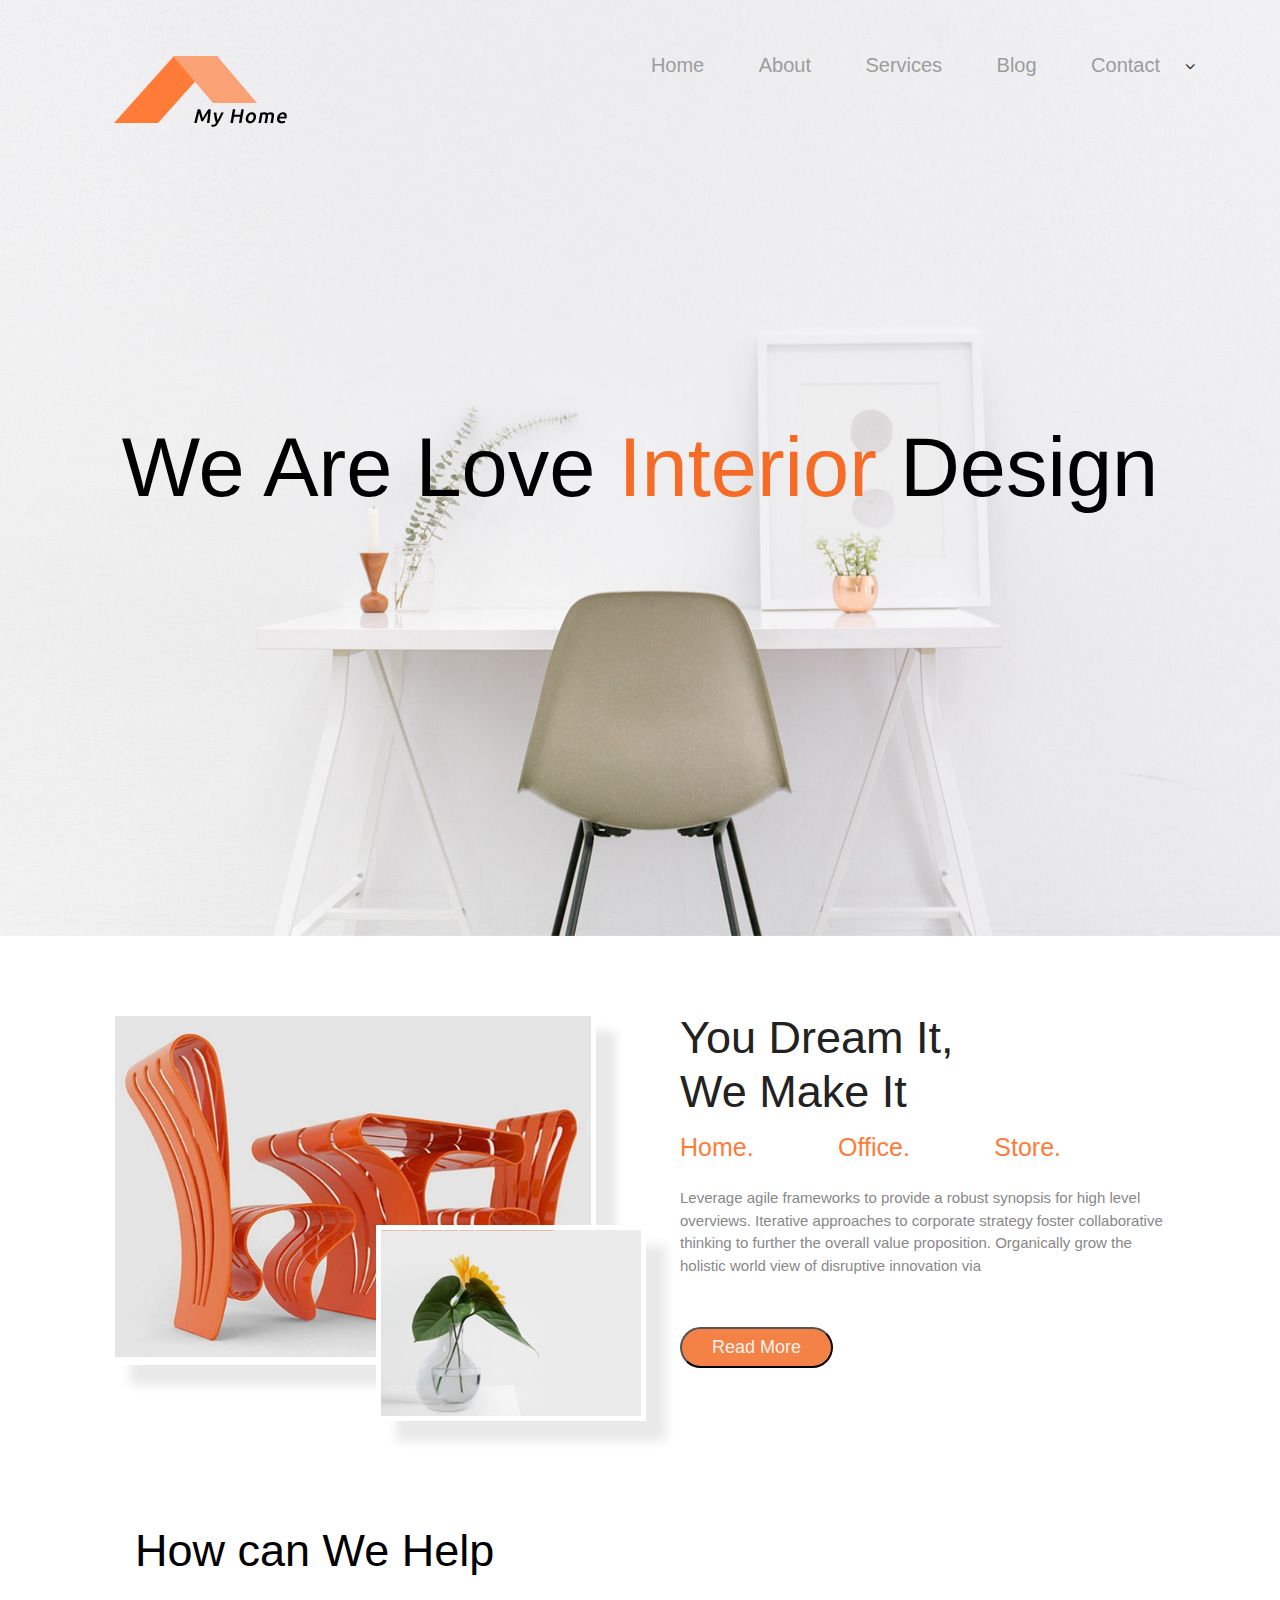
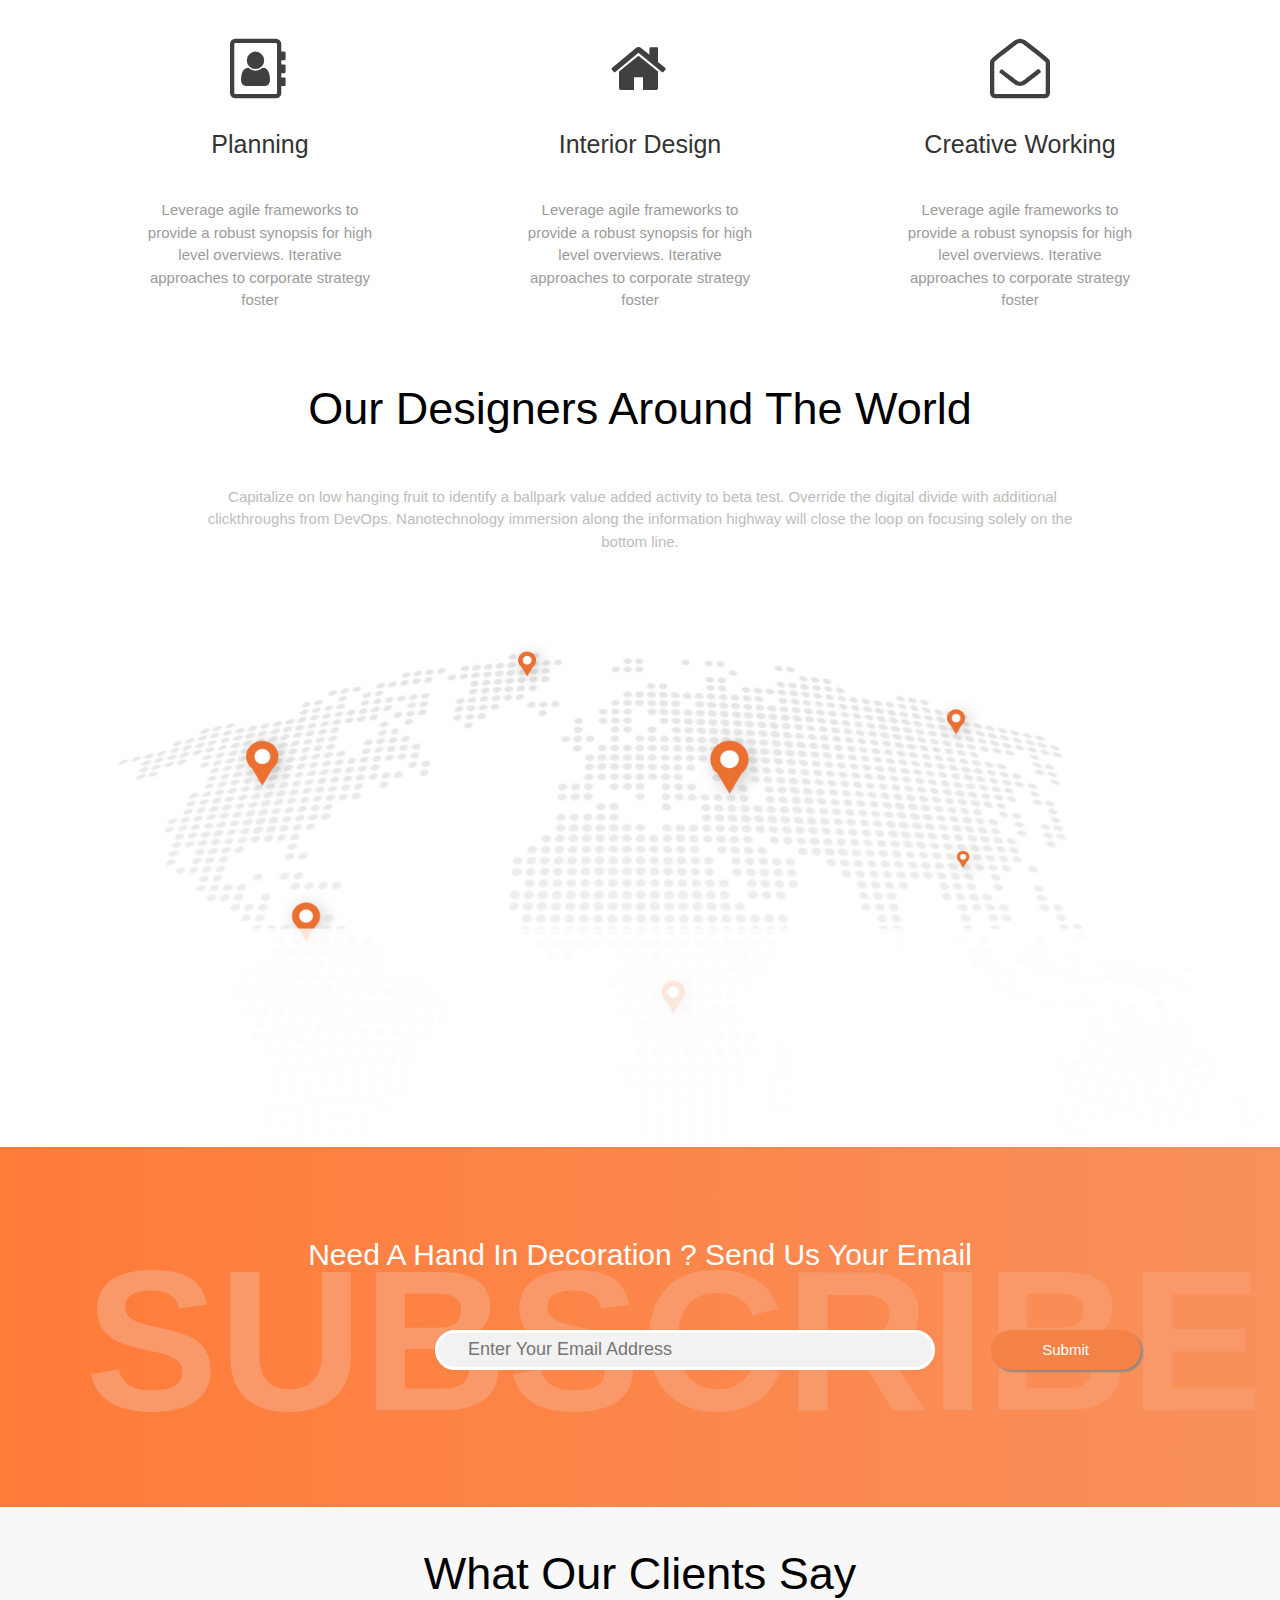
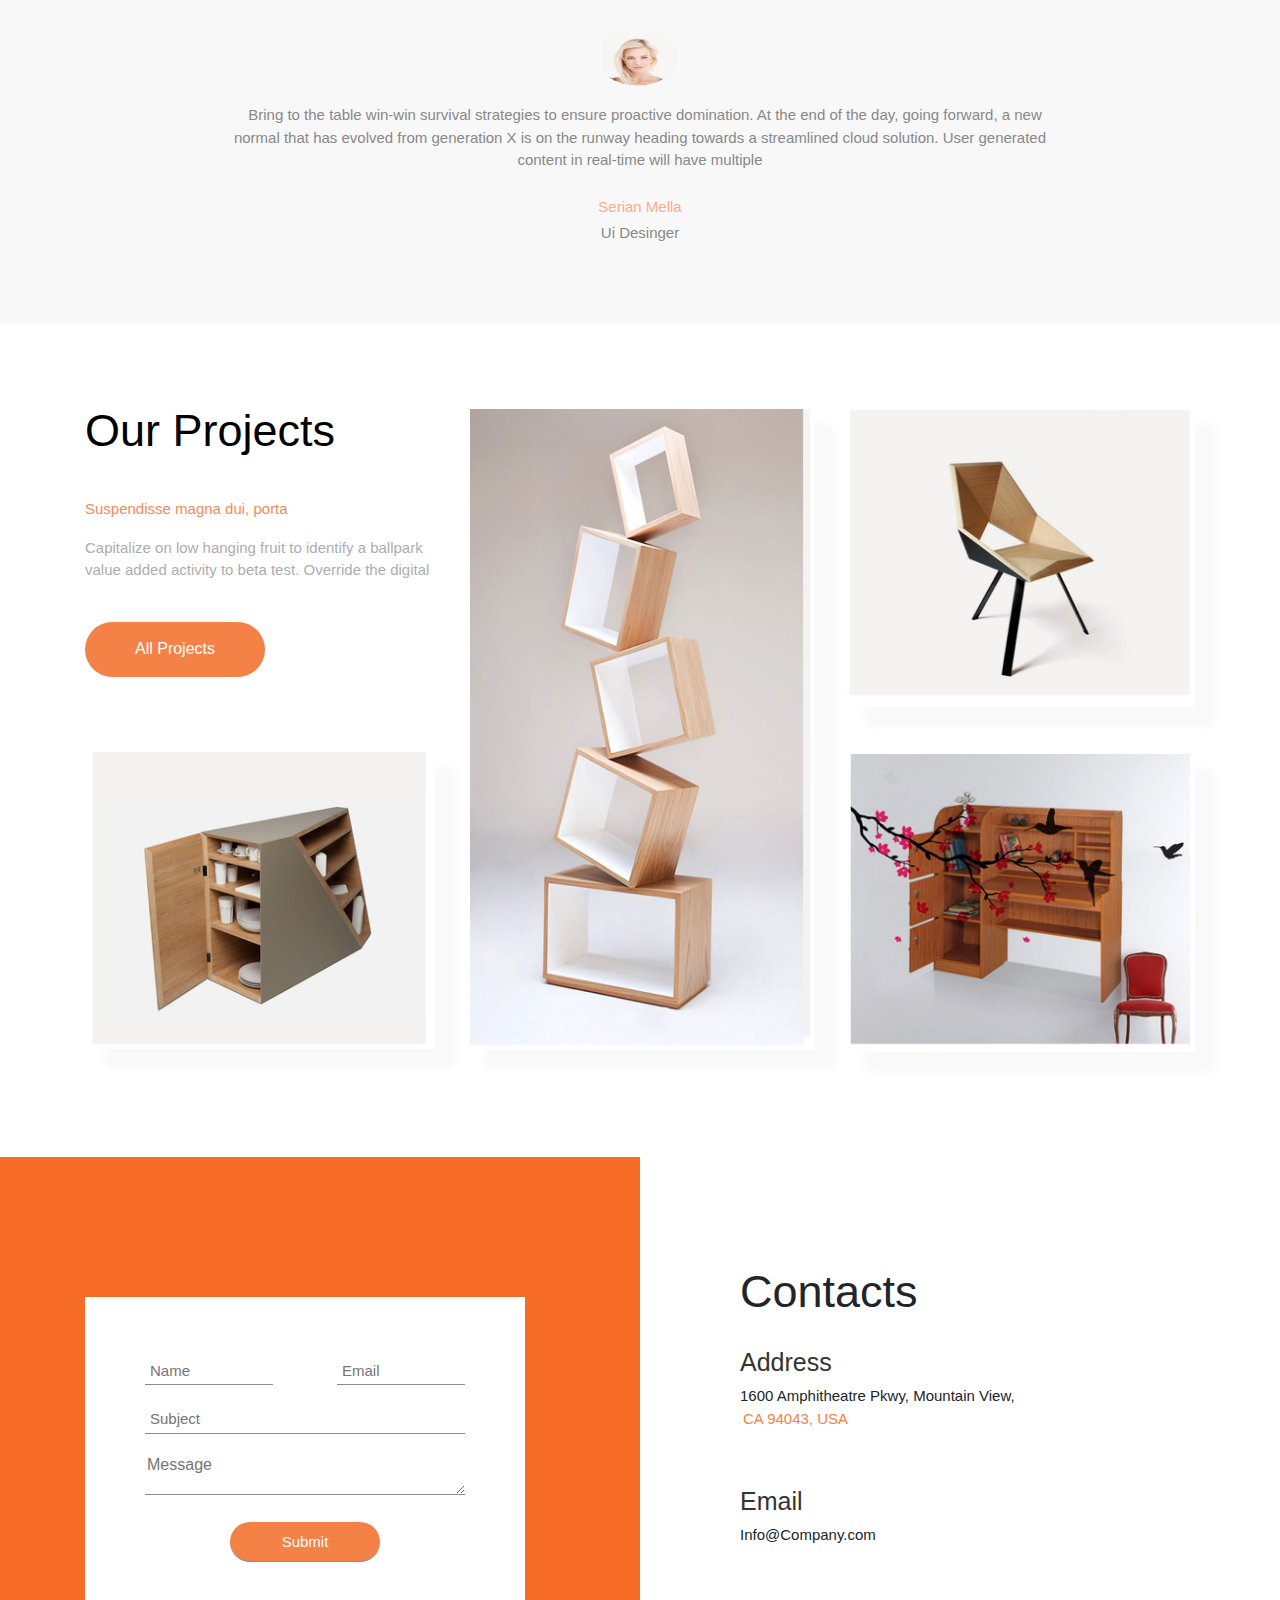
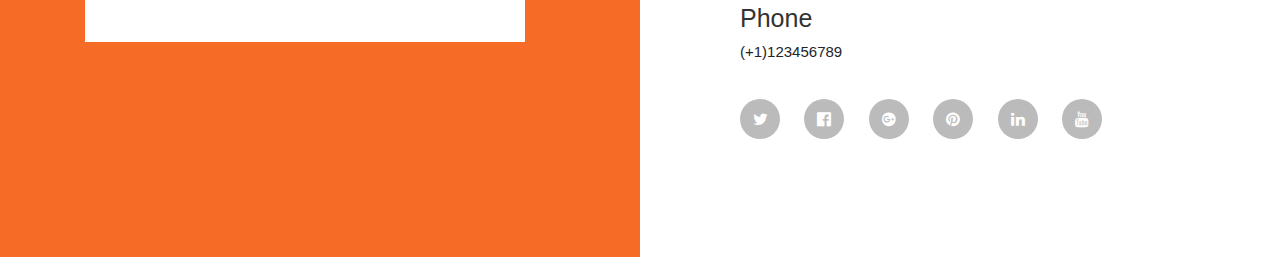
<file: index.html>
<!DOCTYPE html>
<html lang="en">
<head>
    <meta charset="UTF-8">
    <title>Title</title>
    <!-- Latest compiled and minified CSS -->
    <link rel="stylesheet" href="https://maxcdn.bootstrapcdn.com/bootstrap/4.3.1/css/bootstrap.min.css">

    <!-- jQuery library -->
    <script src="https://ajax.googleapis.com/ajax/libs/jquery/3.3.1/jquery.min.js"></script>

    <!-- Popper JS -->
    <script src="https://cdnjs.cloudflare.com/ajax/libs/popper.js/1.14.7/umd/popper.min.js"></script>

    <!-- Latest compiled JavaScript -->
    <script src="https://maxcdn.bootstrapcdn.com/bootstrap/4.3.1/js/bootstrap.min.js"></script>

    <!--Font Awesome CDN-->
    <link rel="stylesheet" href="https://stackpath.bootstrapcdn.com/font-awesome/4.7.0/css/font-awesome.min.css">

    <!--CSS-->
    <link rel="stylesheet" href="css/style.css">

    <!--Reset CSS-->
    <link rel="stylesheet" href="css/ResetCss.css">
</head>
<body>
    <div class="interior-container">
        <header class="header">
            <div class="container">
                <div class="row">
                    <div class="col-sm-3 logo">
                        <img src="images/logo.png" alt="Logo">
                    </div>
                    <nav class="col-sm-9 main-menu">
                        <ul>
                            <li><a href="#">Home</a></li>
                            <li><a href="#">About</a></li>
                            <li><a href="#">Services</a></li>
                            <li><a href="#">Blog</a></li>
                            <li><a href="#">Contact</a><i class="fa fa-angle-down" aria-hidden="true"></i></li>
                        </ul>
                    </nav>
                </div>
            </div>
        </header>
        <div class="banner">
            <h1>We Are Love <span>Interior</span> Design</h1>
        </div>
        <div class="main-content">
            <div class="content-1">
                <div class="container">
                    <div class="row">
                        <div class="col-sm-6 content-1-pic">
                            <img src="images/intro-1.png" alt="Introduce-1" class="pic-1">
                            <img src="images/intro-2.png" alt="Introduce-2" class="pic-2">
                        </div>
                        <div class="col-sm-6 content-1-text">
                            <h2>You Dream It,<br>  We Make It</h2>
                            <nav class="sub-menu-intro">
                                <ul>
                                    <li><a href="#">Home.</a></li>
                                    <li><a href="#">Office.</a></li>
                                    <li><a href="#">Store.</a></li>
                                </ul>
                            </nav>
                            <p>Leverage agile frameworks to provide a robust synopsis for high level overviews. Iterative approaches to corporate strategy foster collaborative thinking to further the overall value proposition. Organically grow the holistic world view of disruptive innovation via </p>
                            <button type="button">Read More</button>
                        </div>
                    </div>
                </div>
            </div>
            <div class="content-2">
                <div class="container">
                    <div class="row">
                        <h2 class="col-sm-12">How can We Help</h2>
                        <div class="col-sm-4 content-2-sub">
                            <div class="icon"><i class="fa fa-address-book-o" aria-hidden="true"></i></div>
                            <h4>Planning</h4>
                            <p> Leverage agile frameworks to provide a robust synopsis for high level overviews. Iterative approaches to corporate strategy foster</p>
                        </div>
                        <div class="col-sm-4 content-2-sub">
                            <div class="icon"><i class="fa fa-home" aria-hidden="true"></i></div>
                            <h4>Interior Design</h4>
                            <p>  Leverage agile frameworks to provide a robust synopsis for high level overviews. Iterative approaches to corporate strategy foster</p>
                        </div>
                        <div class="col-sm-4 content-2-sub">
                            <div class="icon"><i class="fa fa-envelope-open-o" aria-hidden="true"></i></div>
                            <h4>Creative Working</h4>
                            <p>  Leverage agile frameworks to provide a robust synopsis for high level overviews. Iterative approaches to corporate strategy foster</p>
                        </div>
                    </div>
                </div>
            </div>
            <div class="content-3">
                <div class="container">
                    <h1>Our Designers Around The World</h1>
                    <p>Capitalize on low hanging fruit to identify a ballpark value added activity to beta test. Override the digital divide with additional clickthroughs from DevOps. Nanotechnology immersion along the information highway will close the loop on focusing solely on the bottom line.</p>
                </div>
                <div class="container-fluid">
                    <img src="images/map.jpg" alt="Map">
                </div>
            </div>
            <div class="content-4">
                <div class="container">
                    <h4>Need A Hand In Decoration ? Send Us Your Email</h4>
                    <div class="subcriber">
                        Subscribe
                        <form name="email" action="#" method="post">
                            <input type="text" name="email" placeholder="Enter Your Email Address">
                            <input type="submit" name="submit" value="Submit">
                        </form>
                    </div>
                </div>
            </div>
            <div class="content-5">
                <div class="container">
                    <h4>What Our Clients Say</h4>
                    <img src="images/human.jpg" alt="Human">
                    <p>Bring to the table win-win survival strategies to ensure proactive domination. At the end of the day, going forward, a new normal that has evolved from generation X is on the runway heading towards a streamlined cloud solution. User generated content in real-time will have multiple </p>
                    <div class="client-name">Serian Mella</div>
                    <div class="client-job">Ui Desinger</div>
                </div>
            </div>
            <div class="content-6">
                <div class="container">
                    <div class="row">
                        <div class="col-sm-4 first-col">
                            <h4>Our Projects</h4>
                            <div>
                                <p>Suspendisse magna dui, porta</p>
                                <p>Capitalize on low hanging fruit to identify a ballpark value added activity to beta test. Override the digital </p>
                            </div>
                            <button>All Projects</button>
                            <img src="images/pic_4.jpg" alt="Pic-4">
                        </div>
                        <div class="col-sm-4 second-col">
                            <img src="images/pic_1.jpg" alt="Pic-1">
                        </div>
                        <div class="col-sm-4 third-col">
                            <img src="images/pic_2.jpg" alt="Pic-2">
                            <img src="images/pic_3.jpg" alt="Pic-3">
                        </div>
                    </div>
                </div>
            </div>
        </div>
        <footer class="footer">
            <div class="container">
                <div class="row">
                    <div class="col-sm-6 contact-form">
                        <div class="content-form">
                            <form name="contact" method="post" action="#">
                                <div class="contact-form-row first-row">
                                    <input type="text" name="name" value="" placeholder="Name">
                                    <input type="text" name="email" value="" placeholder="Email">
                                </div>
                                <div class="contact-form-row ">
                                    <input type="text" name="subject" value="" placeholder="Subject">
                                </div>
                                <div class="contact-form-row">
                                    <textarea name="message"  placeholder="Message"></textarea>
                                </div>
                                <div class="contact-form-row submit-row">
                                    <input type="submit" name="submit" value="Submit">
                                </div>
                            </form>
                        </div>
                    </div>
                    <div class="col-sm-6 contact-info">
                        <h3>Contacts</h3>
                        <div class="contact-line-info">
                            <h4>Address</h4>
                            <p>1600 Amphitheatre Pkwy, Mountain  View, <span class="mark">CA 94043, USA</span></p>
                        </div>
                        <div class="contact-line-info">
                            <h4>Email</h4>
                            <p>Info@Company.com</p>
                        </div>
                        <div class="contact-line-info">
                            <h4>Phone</h4>
                            <p>(+1)123456789</p>
                        </div>
                        <div class="social-icon">
                            <i class="fa fa-twitter" aria-hidden="true"></i>
                            <i class="fa fa-facebook-official" aria-hidden="true"></i>
                            <i class="fa fa-google-plus-official" aria-hidden="true"></i>
                            <i class="fa fa-pinterest" aria-hidden="true"></i>
                            <i class="fa fa-linkedin" aria-hidden="true"></i>
                            <i class="fa fa-youtube" aria-hidden="true"></i>
                        </div>
                    </div>
                </div>
            </div>
        </footer>
    </div>
</body>
</html>
</file>
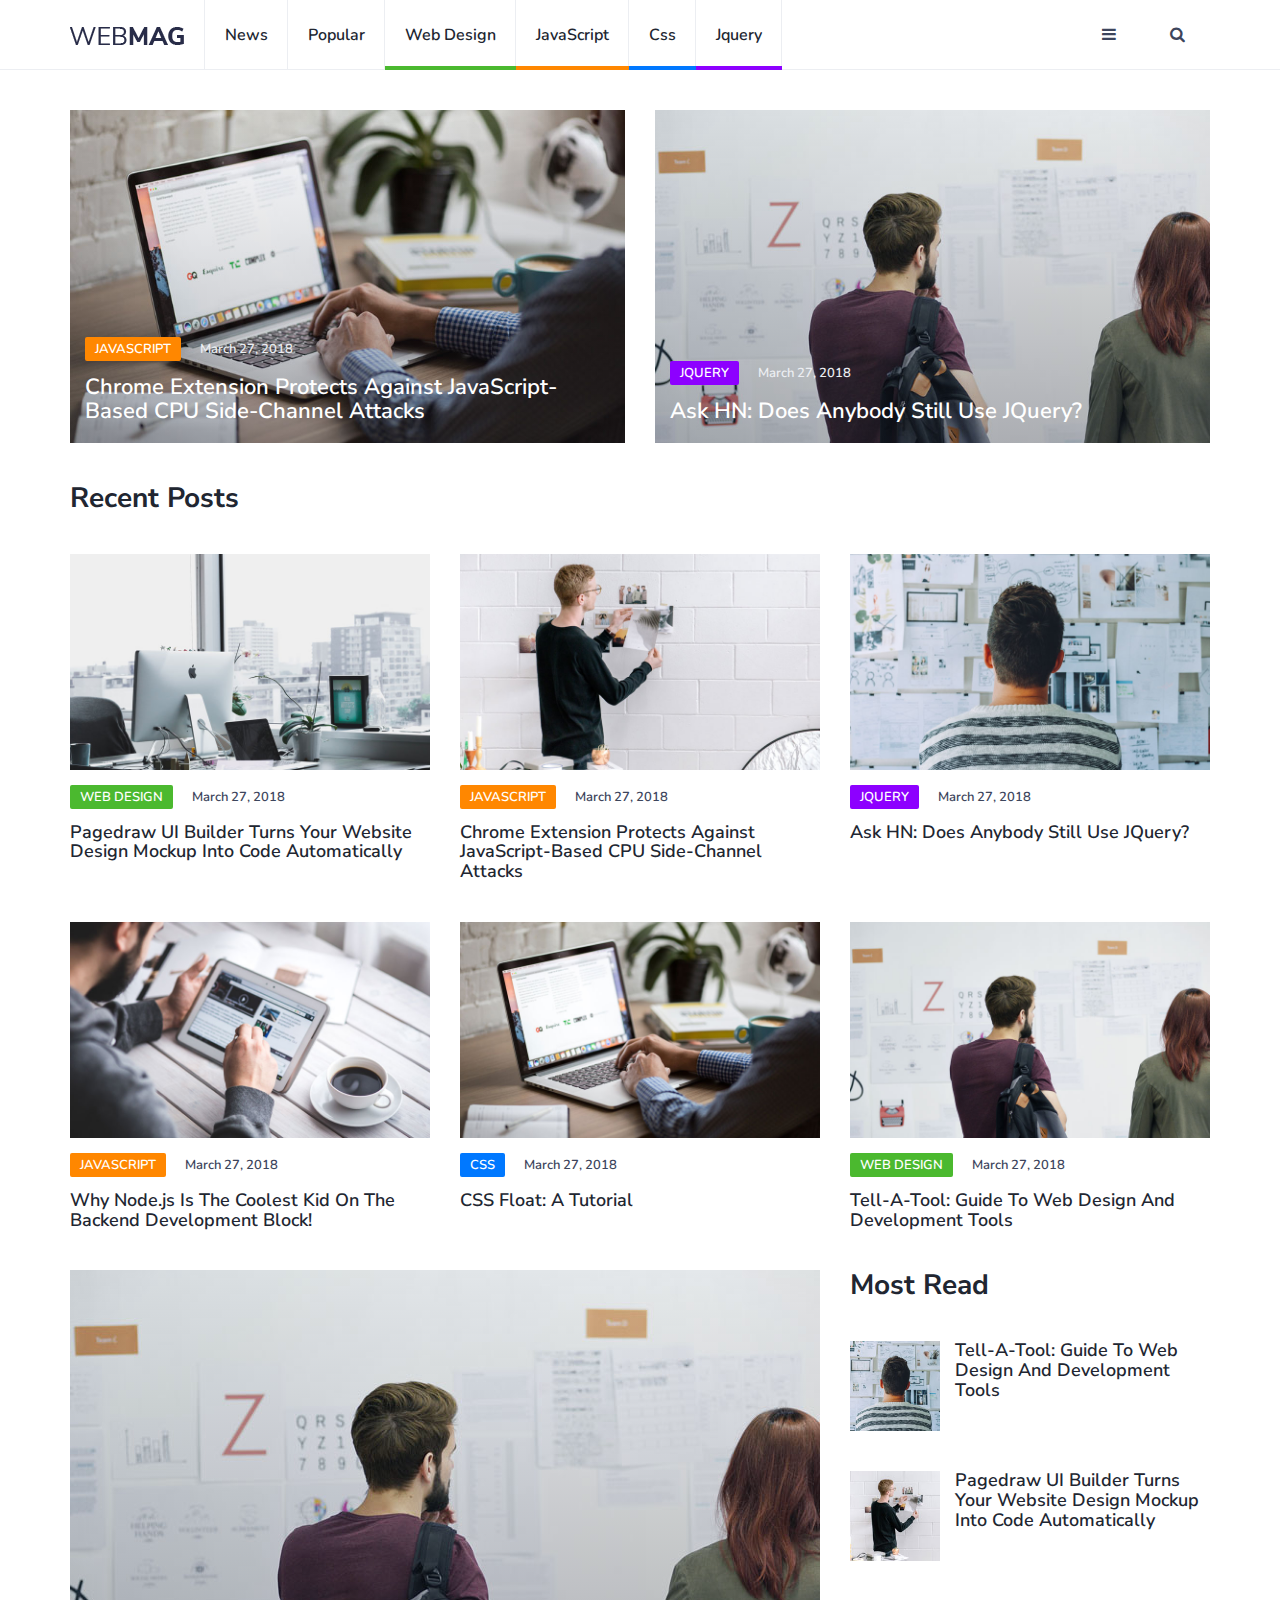
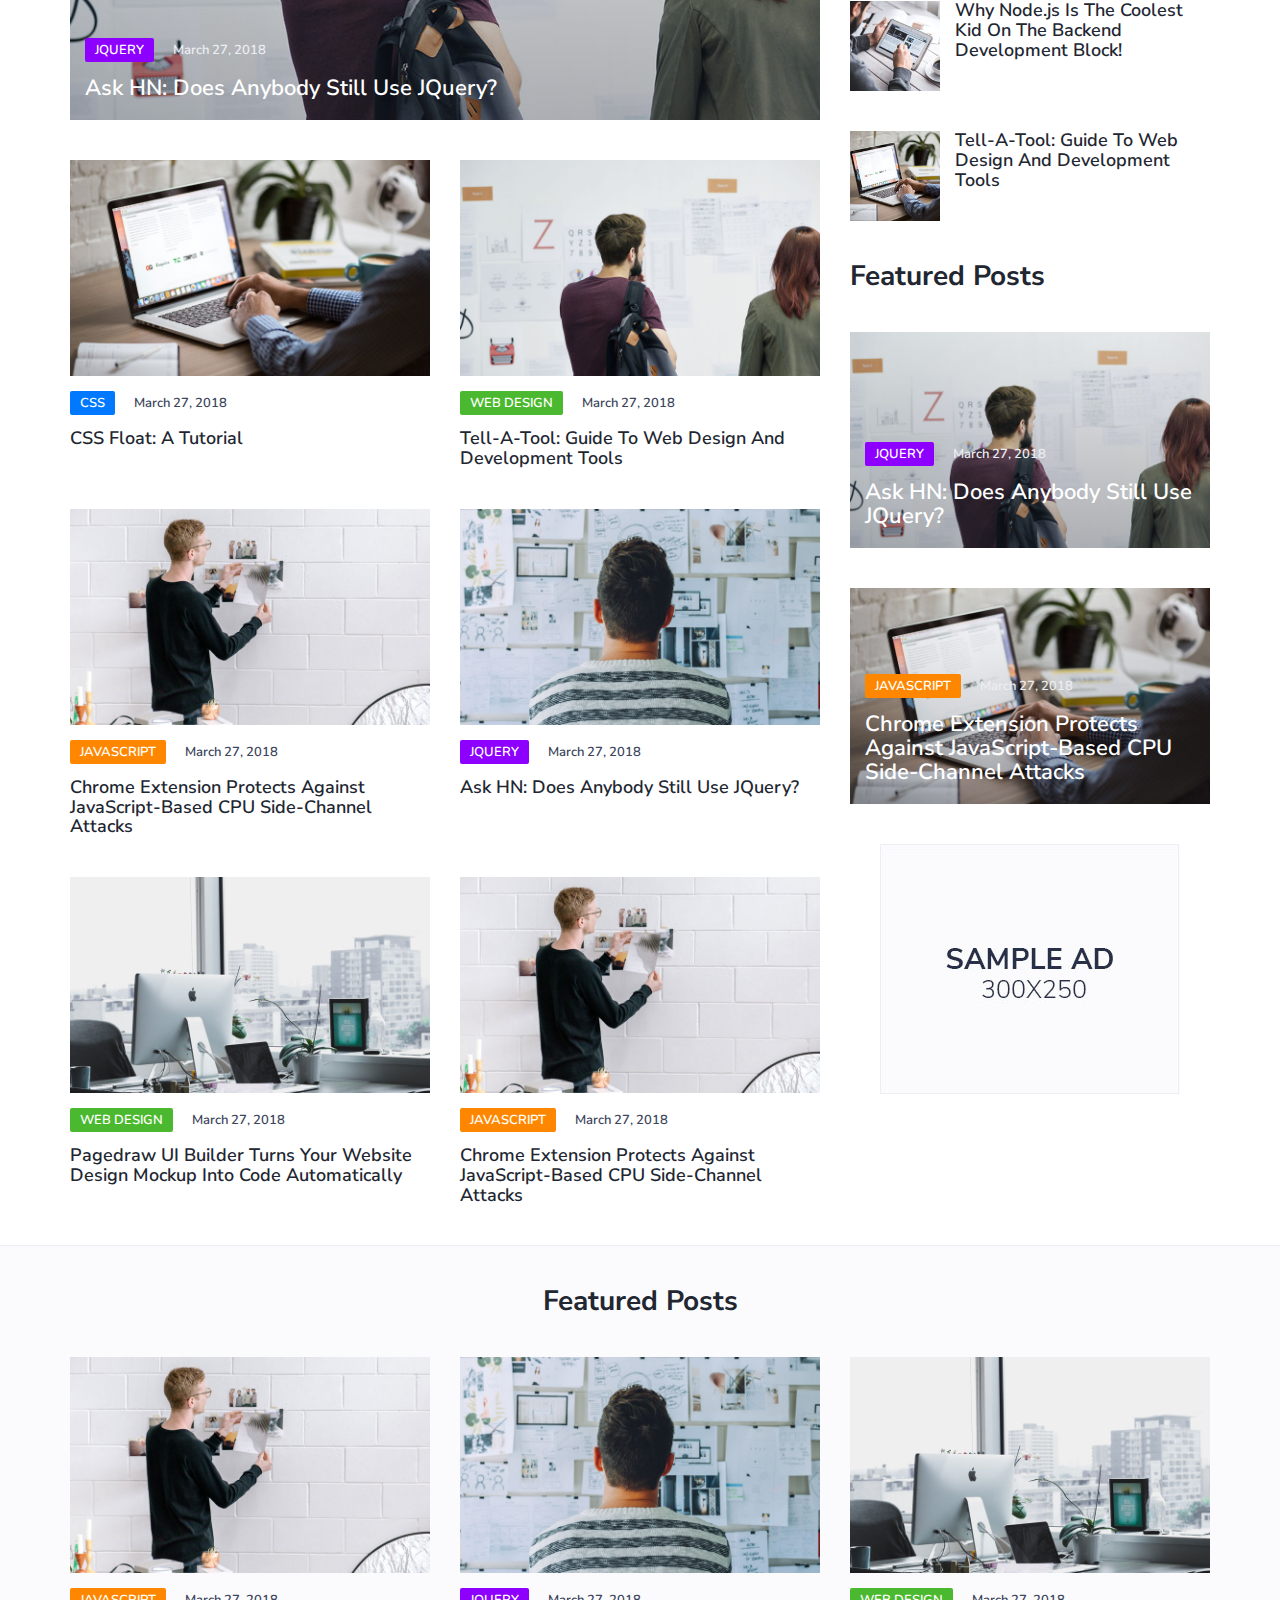
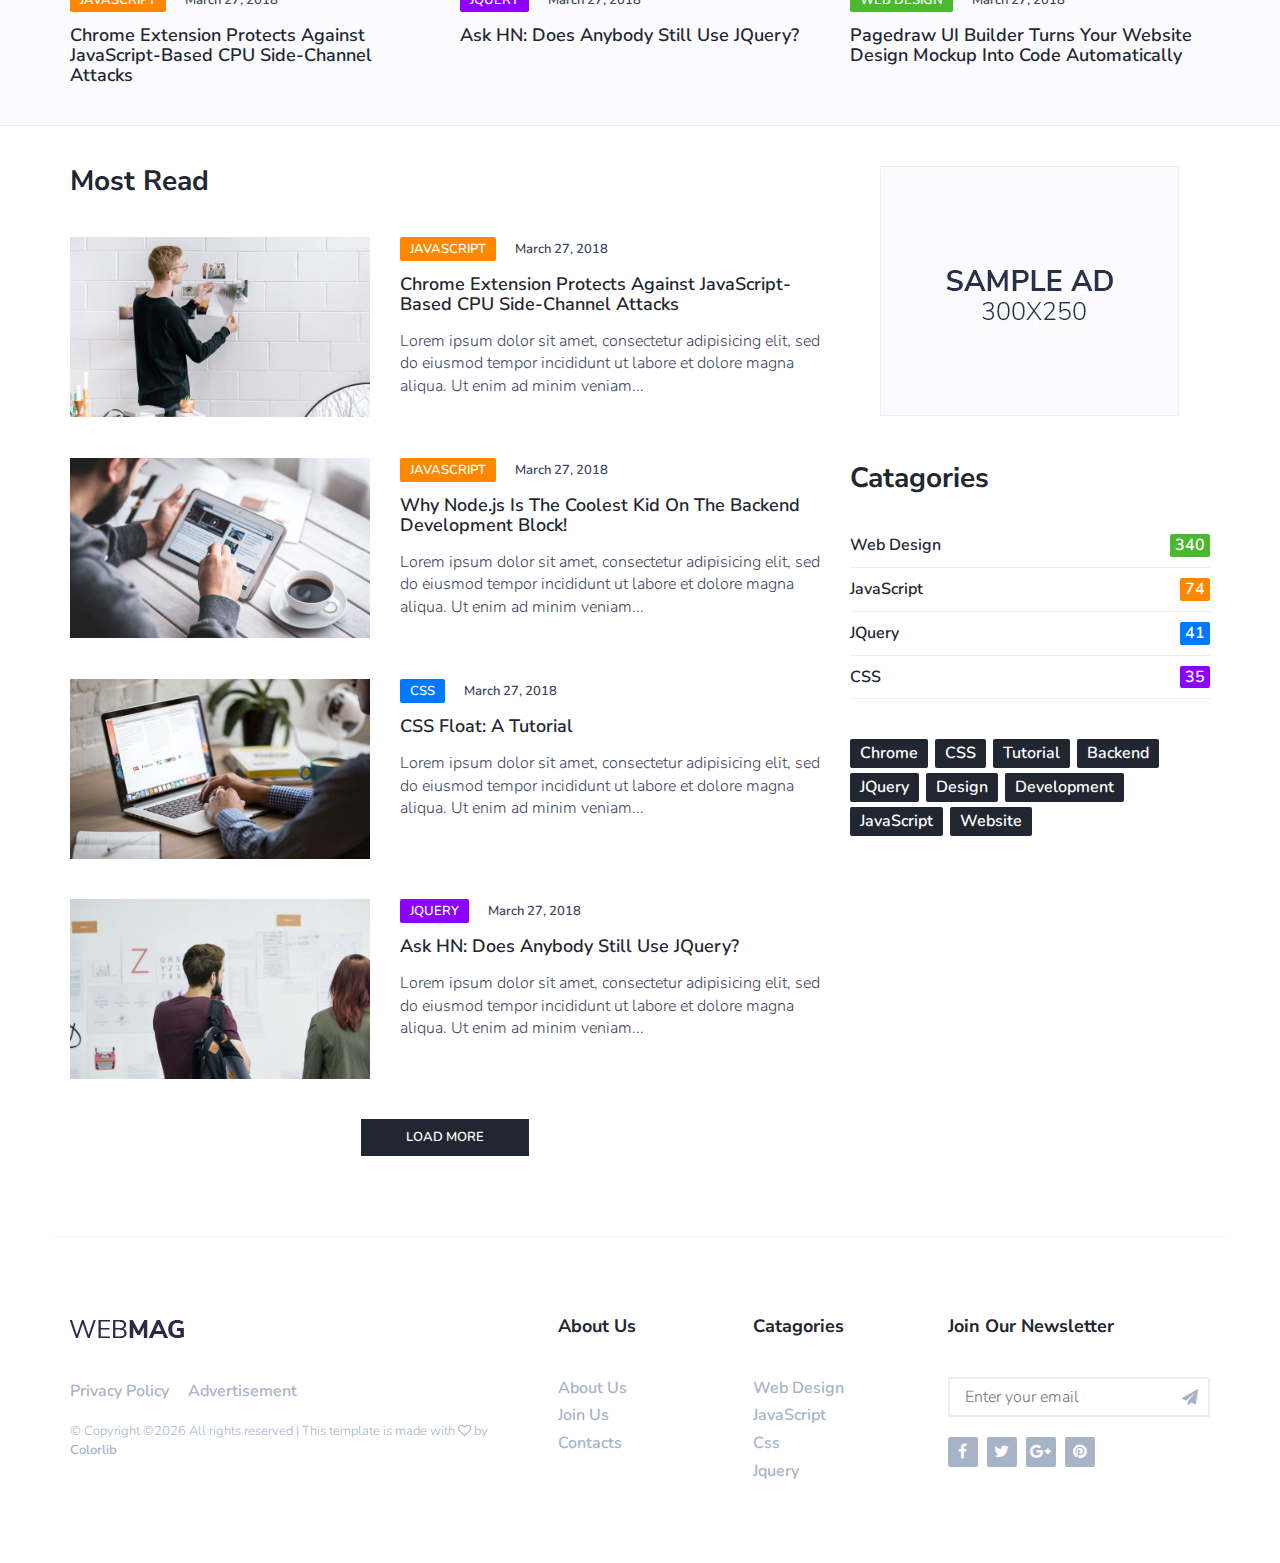
<file: App_Template/source/webmag/webmag/index.html>
<!DOCTYPE html>
<html lang="en">
	<head>
		<meta charset="utf-8">
		<meta http-equiv="X-UA-Compatible" content="IE=edge">
		<meta name="viewport" content="width=device-width, initial-scale=1">
		 <!-- The above 3 meta tags *must* come first in the head; any other head content must come *after* these tags -->

		<title>WebMag HTML Template</title>

		<!-- Google font -->
		<link href="https://fonts.googleapis.com/css?family=Nunito+Sans:700%7CNunito:300,600" rel="stylesheet"> 

		<!-- Bootstrap -->
		<link type="text/css" rel="stylesheet" href="css/bootstrap.min.css"/>

		<!-- Font Awesome Icon -->
		<link rel="stylesheet" href="css/font-awesome.min.css">

		<!-- Custom stlylesheet -->
		<link type="text/css" rel="stylesheet" href="css/style.css"/>

		<!-- HTML5 shim and Respond.js for IE8 support of HTML5 elements and media queries -->
		<!-- WARNING: Respond.js doesn't work if you view the page via file:// -->
		<!--[if lt IE 9]>
		  <script src="https://oss.maxcdn.com/html5shiv/3.7.3/html5shiv.min.js"></script>
		  <script src="https://oss.maxcdn.com/respond/1.4.2/respond.min.js"></script>
		<![endif]-->

    </head>
	<body>

		<!-- Header -->
		<header id="header">
			<!-- Nav -->
			<div id="nav">
				<!-- Main Nav -->
				<div id="nav-fixed">
					<div class="container">
						<!-- logo -->
						<div class="nav-logo">
							<a href="index.html" class="logo"><img src="./img/logo.png" alt=""></a>
						</div>
						<!-- /logo -->

						<!-- nav -->
						<ul class="nav-menu nav navbar-nav">
							<li><a href="category.html">News</a></li>
							<li><a href="category.html">Popular</a></li>
							<li class="cat-1"><a href="category.html">Web Design</a></li>
							<li class="cat-2"><a href="category.html">JavaScript</a></li>
							<li class="cat-3"><a href="category.html">Css</a></li>
							<li class="cat-4"><a href="category.html">Jquery</a></li>
						</ul>
						<!-- /nav -->

						<!-- search & aside toggle -->
						<div class="nav-btns">
							<button class="aside-btn"><i class="fa fa-bars"></i></button>
							<button class="search-btn"><i class="fa fa-search"></i></button>
							<div class="search-form">
								<input class="search-input" type="text" name="search" placeholder="Enter Your Search ...">
								<button class="search-close"><i class="fa fa-times"></i></button>
							</div>
						</div>
						<!-- /search & aside toggle -->
					</div>
				</div>
				<!-- /Main Nav -->

				<!-- Aside Nav -->
				<div id="nav-aside">
					<!-- nav -->
					<div class="section-row">
						<ul class="nav-aside-menu">
							<li><a href="index.html">Home</a></li>
							<li><a href="about.html">About Us</a></li>
							<li><a href="#">Join Us</a></li>
							<li><a href="#">Advertisement</a></li>
							<li><a href="contact.html">Contacts</a></li>
						</ul>
					</div>
					<!-- /nav -->

					<!-- widget posts -->
					<div class="section-row">
						<h3>Recent Posts</h3>
						<div class="post post-widget">
							<a class="post-img" href="blog-post.html"><img src="./img/widget-2.jpg" alt=""></a>
							<div class="post-body">
								<h3 class="post-title"><a href="blog-post.html">Pagedraw UI Builder Turns Your Website Design Mockup Into Code Automatically</a></h3>
							</div>
						</div>

						<div class="post post-widget">
							<a class="post-img" href="blog-post.html"><img src="./img/widget-3.jpg" alt=""></a>
							<div class="post-body">
								<h3 class="post-title"><a href="blog-post.html">Why Node.js Is The Coolest Kid On The Backend Development Block!</a></h3>
							</div>
						</div>

						<div class="post post-widget">
							<a class="post-img" href="blog-post.html"><img src="./img/widget-4.jpg" alt=""></a>
							<div class="post-body">
								<h3 class="post-title"><a href="blog-post.html">Tell-A-Tool: Guide To Web Design And Development Tools</a></h3>
							</div>
						</div>
					</div>
					<!-- /widget posts -->

					<!-- social links -->
					<div class="section-row">
						<h3>Follow us</h3>
						<ul class="nav-aside-social">
							<li><a href="#"><i class="fa fa-facebook"></i></a></li>
							<li><a href="#"><i class="fa fa-twitter"></i></a></li>
							<li><a href="#"><i class="fa fa-google-plus"></i></a></li>
							<li><a href="#"><i class="fa fa-pinterest"></i></a></li>
						</ul>
					</div>
					<!-- /social links -->

					<!-- aside nav close -->
					<button class="nav-aside-close"><i class="fa fa-times"></i></button>
					<!-- /aside nav close -->
				</div>
				<!-- Aside Nav -->
			</div>
			<!-- /Nav -->
		</header>
		<!-- /Header -->

		<!-- section -->
		<div class="section">
			<!-- container -->
			<div class="container">
				<!-- row -->
				<div class="row">	
					<!-- post -->
					<div class="col-md-6">
						<div class="post post-thumb">
							<a class="post-img" href="blog-post.html"><img src="./img/post-1.jpg" alt=""></a>
							<div class="post-body">
								<div class="post-meta">
									<a class="post-category cat-2" href="category.html">JavaScript</a>
									<span class="post-date">March 27, 2018</span>
								</div>
								<h3 class="post-title"><a href="blog-post.html">Chrome Extension Protects Against JavaScript-Based CPU Side-Channel Attacks</a></h3>
							</div>
						</div>
					</div>
					<!-- /post -->

					<!-- post -->
					<div class="col-md-6">
						<div class="post post-thumb">
							<a class="post-img" href="blog-post.html"><img src="./img/post-2.jpg" alt=""></a>
							<div class="post-body">
								<div class="post-meta">
									<a class="post-category cat-3" href="category.html">Jquery</a>
									<span class="post-date">March 27, 2018</span>
								</div>
								<h3 class="post-title"><a href="blog-post.html">Ask HN: Does Anybody Still Use JQuery?</a></h3>
							</div>
						</div>
					</div>
					<!-- /post -->
				</div>
				<!-- /row -->

				<!-- row -->
				<div class="row">
					<div class="col-md-12">
						<div class="section-title">
							<h2>Recent Posts</h2>
						</div>
					</div>

					<!-- post -->
					<div class="col-md-4">
						<div class="post">
							<a class="post-img" href="blog-post.html"><img src="./img/post-3.jpg" alt=""></a>
							<div class="post-body">
								<div class="post-meta">
									<a class="post-category cat-1" href="category.html">Web Design</a>
									<span class="post-date">March 27, 2018</span>
								</div>
								<h3 class="post-title"><a href="blog-post.html">Pagedraw UI Builder Turns Your Website Design Mockup Into Code Automatically</a></h3>
							</div>
						</div>
					</div>
					<!-- /post -->

					<!-- post -->
					<div class="col-md-4">
						<div class="post">
							<a class="post-img" href="blog-post.html"><img src="./img/post-4.jpg" alt=""></a>
							<div class="post-body">
								<div class="post-meta">
									<a class="post-category cat-2" href="category.html">JavaScript</a>
									<span class="post-date">March 27, 2018</span>
								</div>
								<h3 class="post-title"><a href="blog-post.html">Chrome Extension Protects Against JavaScript-Based CPU Side-Channel Attacks</a></h3>
							</div>
						</div>
					</div>
					<!-- /post -->

					<!-- post -->
					<div class="col-md-4">
						<div class="post">
							<a class="post-img" href="blog-post.html"><img src="./img/post-5.jpg" alt=""></a>
							<div class="post-body">
								<div class="post-meta">
									<a class="post-category cat-3" href="category.html">Jquery</a>
									<span class="post-date">March 27, 2018</span>
								</div>
								<h3 class="post-title"><a href="blog-post.html">Ask HN: Does Anybody Still Use JQuery?</a></h3>
							</div>
						</div>
					</div>
					<!-- /post -->

					<div class="clearfix visible-md visible-lg"></div>

					<!-- post -->
					<div class="col-md-4">
						<div class="post">
							<a class="post-img" href="blog-post.html"><img src="./img/post-6.jpg" alt=""></a>
							<div class="post-body">
								<div class="post-meta">
									<a class="post-category cat-2" href="category.html">JavaScript</a>
									<span class="post-date">March 27, 2018</span>
								</div>
								<h3 class="post-title"><a href="blog-post.html">Why Node.js Is The Coolest Kid On The Backend Development Block!</a></h3>
							</div>
						</div>
					</div>
					<!-- /post -->

					<!-- post -->
					<div class="col-md-4">
						<div class="post">
							<a class="post-img" href="blog-post.html"><img src="./img/post-1.jpg" alt=""></a>
							<div class="post-body">
								<div class="post-meta">
									<a class="post-category cat-4" href="category.html">Css</a>
									<span class="post-date">March 27, 2018</span>
								</div>
								<h3 class="post-title"><a href="blog-post.html">CSS Float: A Tutorial</a></h3>
							</div>
						</div>
					</div>
					<!-- /post -->

					<!-- post -->
					<div class="col-md-4">
						<div class="post">
							<a class="post-img" href="blog-post.html"><img src="./img/post-2.jpg" alt=""></a>
							<div class="post-body">
								<div class="post-meta">
									<a class="post-category cat-1" href="category.html">Web Design</a>
									<span class="post-date">March 27, 2018</span>
								</div>
								<h3 class="post-title"><a href="blog-post.html">Tell-A-Tool: Guide To Web Design And Development Tools</a></h3>
							</div>
						</div>
					</div>
					<!-- /post -->
				</div>
				<!-- /row -->

				<!-- row -->
				<div class="row">
					<div class="col-md-8">
						<div class="row">
							<!-- post -->
							<div class="col-md-12">
								<div class="post post-thumb">
									<a class="post-img" href="blog-post.html"><img src="./img/post-2.jpg" alt=""></a>
									<div class="post-body">
										<div class="post-meta">
											<a class="post-category cat-3" href="category.html">Jquery</a>
											<span class="post-date">March 27, 2018</span>
										</div>
										<h3 class="post-title"><a href="blog-post.html">Ask HN: Does Anybody Still Use JQuery?</a></h3>
									</div>
								</div>
							</div>
							<!-- /post -->

							<!-- post -->
							<div class="col-md-6">
								<div class="post">
									<a class="post-img" href="blog-post.html"><img src="./img/post-1.jpg" alt=""></a>
									<div class="post-body">
										<div class="post-meta">
											<a class="post-category cat-4" href="category.html">Css</a>
											<span class="post-date">March 27, 2018</span>
										</div>
										<h3 class="post-title"><a href="blog-post.html">CSS Float: A Tutorial</a></h3>
									</div>
								</div>
							</div>
							<!-- /post -->

							<!-- post -->
							<div class="col-md-6">
								<div class="post">
									<a class="post-img" href="blog-post.html"><img src="./img/post-2.jpg" alt=""></a>
									<div class="post-body">
										<div class="post-meta">
											<a class="post-category cat-1" href="category.html">Web Design</a>
											<span class="post-date">March 27, 2018</span>
										</div>
										<h3 class="post-title"><a href="blog-post.html">Tell-A-Tool: Guide To Web Design And Development Tools</a></h3>
									</div>
								</div>
							</div>
							<!-- /post -->

							<div class="clearfix visible-md visible-lg"></div>

							<!-- post -->
							<div class="col-md-6">
								<div class="post">
									<a class="post-img" href="blog-post.html"><img src="./img/post-4.jpg" alt=""></a>
									<div class="post-body">
										<div class="post-meta">
											<a class="post-category cat-2" href="category.html">JavaScript</a>
											<span class="post-date">March 27, 2018</span>
										</div>
										<h3 class="post-title"><a href="blog-post.html">Chrome Extension Protects Against JavaScript-Based CPU Side-Channel Attacks</a></h3>
									</div>
								</div>
							</div>
							<!-- /post -->

							<!-- post -->
							<div class="col-md-6">
								<div class="post">
									<a class="post-img" href="blog-post.html"><img src="./img/post-5.jpg" alt=""></a>
									<div class="post-body">
										<div class="post-meta">
											<a class="post-category cat-3" href="category.html">Jquery</a>
											<span class="post-date">March 27, 2018</span>
										</div>
										<h3 class="post-title"><a href="blog-post.html">Ask HN: Does Anybody Still Use JQuery?</a></h3>
									</div>
								</div>
							</div>
							<!-- /post -->

							<div class="clearfix visible-md visible-lg"></div>

							<!-- post -->
							<div class="col-md-6">
								<div class="post">
									<a class="post-img" href="blog-post.html"><img src="./img/post-3.jpg" alt=""></a>
									<div class="post-body">
										<div class="post-meta">
											<a class="post-category cat-1" href="category.html">Web Design</a>
											<span class="post-date">March 27, 2018</span>
										</div>
										<h3 class="post-title"><a href="blog-post.html">Pagedraw UI Builder Turns Your Website Design Mockup Into Code Automatically</a></h3>
									</div>
								</div>
							</div>
							<!-- /post -->

							<!-- post -->
							<div class="col-md-6">
								<div class="post">
									<a class="post-img" href="blog-post.html"><img src="./img/post-4.jpg" alt=""></a>
									<div class="post-body">
										<div class="post-meta">
											<a class="post-category cat-2" href="category.html">JavaScript</a>
											<span class="post-date">March 27, 2018</span>
										</div>
										<h3 class="post-title"><a href="blog-post.html">Chrome Extension Protects Against JavaScript-Based CPU Side-Channel Attacks</a></h3>
									</div>
								</div>
							</div>
							<!-- /post -->
						</div>
					</div>

					<div class="col-md-4">
						<!-- post widget -->
						<div class="aside-widget">
							<div class="section-title">
								<h2>Most Read</h2>
							</div>

							<div class="post post-widget">
								<a class="post-img" href="blog-post.html"><img src="./img/widget-1.jpg" alt=""></a>
								<div class="post-body">
									<h3 class="post-title"><a href="blog-post.html">Tell-A-Tool: Guide To Web Design And Development Tools</a></h3>
								</div>
							</div>

							<div class="post post-widget">
								<a class="post-img" href="blog-post.html"><img src="./img/widget-2.jpg" alt=""></a>
								<div class="post-body">
									<h3 class="post-title"><a href="blog-post.html">Pagedraw UI Builder Turns Your Website Design Mockup Into Code Automatically</a></h3>
								</div>
							</div>

							<div class="post post-widget">
								<a class="post-img" href="blog-post.html"><img src="./img/widget-3.jpg" alt=""></a>
								<div class="post-body">
									<h3 class="post-title"><a href="blog-post.html">Why Node.js Is The Coolest Kid On The Backend Development Block!</a></h3>
								</div>
							</div>

							<div class="post post-widget">
								<a class="post-img" href="blog-post.html"><img src="./img/widget-4.jpg" alt=""></a>
								<div class="post-body">
									<h3 class="post-title"><a href="blog-post.html">Tell-A-Tool: Guide To Web Design And Development Tools</a></h3>
								</div>
							</div>
						</div>
						<!-- /post widget -->

						<!-- post widget -->
						<div class="aside-widget">
							<div class="section-title">
								<h2>Featured Posts</h2>
							</div>
							<div class="post post-thumb">
								<a class="post-img" href="blog-post.html"><img src="./img/post-2.jpg" alt=""></a>
								<div class="post-body">
									<div class="post-meta">
										<a class="post-category cat-3" href="category.html">Jquery</a>
										<span class="post-date">March 27, 2018</span>
									</div>
									<h3 class="post-title"><a href="blog-post.html">Ask HN: Does Anybody Still Use JQuery?</a></h3>
								</div>
							</div>

							<div class="post post-thumb">
								<a class="post-img" href="blog-post.html"><img src="./img/post-1.jpg" alt=""></a>
								<div class="post-body">
									<div class="post-meta">
										<a class="post-category cat-2" href="category.html">JavaScript</a>
										<span class="post-date">March 27, 2018</span>
									</div>
									<h3 class="post-title"><a href="blog-post.html">Chrome Extension Protects Against JavaScript-Based CPU Side-Channel Attacks</a></h3>
								</div>
							</div>
						</div>
						<!-- /post widget -->
						
						<!-- ad -->
						<div class="aside-widget text-center">
							<a href="#" style="display: inline-block;margin: auto;">
								<img class="img-responsive" src="./img/ad-1.jpg" alt="">
							</a>
						</div>
						<!-- /ad -->
					</div>
				</div>
				<!-- /row -->
			</div>
			<!-- /container -->
		</div>
		<!-- /section -->
		
		<!-- section -->
		<div class="section section-grey">
			<!-- container -->
			<div class="container">
				<!-- row -->
				<div class="row">
					<div class="col-md-12">
						<div class="section-title text-center">
							<h2>Featured Posts</h2>
						</div>
					</div>

					<!-- post -->
					<div class="col-md-4">
						<div class="post">
							<a class="post-img" href="blog-post.html"><img src="./img/post-4.jpg" alt=""></a>
							<div class="post-body">
								<div class="post-meta">
									<a class="post-category cat-2" href="category.html">JavaScript</a>
									<span class="post-date">March 27, 2018</span>
								</div>
								<h3 class="post-title"><a href="blog-post.html">Chrome Extension Protects Against JavaScript-Based CPU Side-Channel Attacks</a></h3>
							</div>
						</div>
					</div>
					<!-- /post -->

					<!-- post -->
					<div class="col-md-4">
						<div class="post">
							<a class="post-img" href="blog-post.html"><img src="./img/post-5.jpg" alt=""></a>
							<div class="post-body">
								<div class="post-meta">
									<a class="post-category cat-3" href="category.html">Jquery</a>
									<span class="post-date">March 27, 2018</span>
								</div>
								<h3 class="post-title"><a href="blog-post.html">Ask HN: Does Anybody Still Use JQuery?</a></h3>
							</div>
						</div>
					</div>
					<!-- /post -->

					<!-- post -->
					<div class="col-md-4">
						<div class="post">
							<a class="post-img" href="blog-post.html"><img src="./img/post-3.jpg" alt=""></a>
							<div class="post-body">
								<div class="post-meta">
									<a class="post-category cat-1" href="category.html">Web Design</a>
									<span class="post-date">March 27, 2018</span>
								</div>
								<h3 class="post-title"><a href="blog-post.html">Pagedraw UI Builder Turns Your Website Design Mockup Into Code Automatically</a></h3>
							</div>
						</div>
					</div>
					<!-- /post -->
				</div>
				<!-- /row -->
			</div>
			<!-- /container -->
		</div>
		<!-- /section -->

		<!-- section -->
		<div class="section">
			<!-- container -->
			<div class="container">
				<!-- row -->
				<div class="row">
					<div class="col-md-8">
						<div class="row">
							<div class="col-md-12">
								<div class="section-title">
									<h2>Most Read</h2>
								</div>
							</div>
							<!-- post -->
							<div class="col-md-12">
								<div class="post post-row">
									<a class="post-img" href="blog-post.html"><img src="./img/post-4.jpg" alt=""></a>
									<div class="post-body">
										<div class="post-meta">
											<a class="post-category cat-2" href="category.html">JavaScript</a>
											<span class="post-date">March 27, 2018</span>
										</div>
										<h3 class="post-title"><a href="blog-post.html">Chrome Extension Protects Against JavaScript-Based CPU Side-Channel Attacks</a></h3>
										<p>Lorem ipsum dolor sit amet, consectetur adipisicing elit, sed do eiusmod tempor incididunt ut labore et dolore magna aliqua. Ut enim ad minim veniam...</p>
									</div>
								</div>
							</div>
							<!-- /post -->

							<!-- post -->
							<div class="col-md-12">
								<div class="post post-row">
									<a class="post-img" href="blog-post.html"><img src="./img/post-6.jpg" alt=""></a>
									<div class="post-body">
										<div class="post-meta">
											<a class="post-category cat-2" href="category.html">JavaScript</a>
											<span class="post-date">March 27, 2018</span>
										</div>
										<h3 class="post-title"><a href="blog-post.html">Why Node.js Is The Coolest Kid On The Backend Development Block!</a></h3>
										<p>Lorem ipsum dolor sit amet, consectetur adipisicing elit, sed do eiusmod tempor incididunt ut labore et dolore magna aliqua. Ut enim ad minim veniam...</p>
									</div>
								</div>
							</div>
							<!-- /post -->

							<!-- post -->
							<div class="col-md-12">
								<div class="post post-row">
									<a class="post-img" href="blog-post.html"><img src="./img/post-1.jpg" alt=""></a>
									<div class="post-body">
										<div class="post-meta">
											<a class="post-category cat-4" href="category.html">Css</a>
											<span class="post-date">March 27, 2018</span>
										</div>
										<h3 class="post-title"><a href="blog-post.html">CSS Float: A Tutorial</a></h3>
										<p>Lorem ipsum dolor sit amet, consectetur adipisicing elit, sed do eiusmod tempor incididunt ut labore et dolore magna aliqua. Ut enim ad minim veniam...</p>
									</div>
								</div>
							</div>
							<!-- /post -->
							
							<!-- post -->
							<div class="col-md-12">
								<div class="post post-row">
									<a class="post-img" href="blog-post.html"><img src="./img/post-2.jpg" alt=""></a>
									<div class="post-body">
										<div class="post-meta">
											<a class="post-category cat-3" href="category.html">Jquery</a>
											<span class="post-date">March 27, 2018</span>
										</div>
										<h3 class="post-title"><a href="blog-post.html">Ask HN: Does Anybody Still Use JQuery?</a></h3>
										<p>Lorem ipsum dolor sit amet, consectetur adipisicing elit, sed do eiusmod tempor incididunt ut labore et dolore magna aliqua. Ut enim ad minim veniam...</p>
									</div>
								</div>
							</div>
							<!-- /post -->
							
							<div class="col-md-12">
								<div class="section-row">
									<button class="primary-button center-block">Load More</button>
								</div>
							</div>
						</div>
					</div>

					<div class="col-md-4">
						<!-- ad -->
						<div class="aside-widget text-center">
							<a href="#" style="display: inline-block;margin: auto;">
								<img class="img-responsive" src="./img/ad-1.jpg" alt="">
							</a>
						</div>
						<!-- /ad -->
						
						<!-- catagories -->
						<div class="aside-widget">
							<div class="section-title">
								<h2>Catagories</h2>
							</div>
							<div class="category-widget">
								<ul>
									<li><a href="#" class="cat-1">Web Design<span>340</span></a></li>
									<li><a href="#" class="cat-2">JavaScript<span>74</span></a></li>
									<li><a href="#" class="cat-4">JQuery<span>41</span></a></li>
									<li><a href="#" class="cat-3">CSS<span>35</span></a></li>
								</ul>
							</div>
						</div>
						<!-- /catagories -->
						
						<!-- tags -->
						<div class="aside-widget">
							<div class="tags-widget">
								<ul>
									<li><a href="#">Chrome</a></li>
									<li><a href="#">CSS</a></li>
									<li><a href="#">Tutorial</a></li>
									<li><a href="#">Backend</a></li>
									<li><a href="#">JQuery</a></li>
									<li><a href="#">Design</a></li>
									<li><a href="#">Development</a></li>
									<li><a href="#">JavaScript</a></li>
									<li><a href="#">Website</a></li>
								</ul>
							</div>
						</div>
						<!-- /tags -->
					</div>
				</div>
				<!-- /row -->
			</div>
			<!-- /container -->
		</div>
		<!-- /section -->

		<!-- Footer -->
		<footer id="footer">
			<!-- container -->
			<div class="container">
				<!-- row -->
				<div class="row">
					<div class="col-md-5">
						<div class="footer-widget">
							<div class="footer-logo">
								<a href="index.html" class="logo"><img src="./img/logo.png" alt=""></a>
							</div>
							<ul class="footer-nav">
								<li><a href="#">Privacy Policy</a></li>
								<li><a href="#">Advertisement</a></li>
							</ul>
							<div class="footer-copyright">
								<span>&copy; <!-- Link back to Colorlib can't be removed. Template is licensed under CC BY 3.0. -->
Copyright &copy;<script>document.write(new Date().getFullYear());</script> All rights reserved | This template is made with <i class="fa fa-heart-o" aria-hidden="true"></i> by <a href="https://colorlib.com" target="_blank">Colorlib</a>
<!-- Link back to Colorlib can't be removed. Template is licensed under CC BY 3.0. --></span>
							</div>
						</div>
					</div>

					<div class="col-md-4">
						<div class="row">
							<div class="col-md-6">
								<div class="footer-widget">
									<h3 class="footer-title">About Us</h3>
									<ul class="footer-links">
										<li><a href="about.html">About Us</a></li>
										<li><a href="#">Join Us</a></li>
										<li><a href="contact.html">Contacts</a></li>
									</ul>
								</div>
							</div>
							<div class="col-md-6">
								<div class="footer-widget">
									<h3 class="footer-title">Catagories</h3>
									<ul class="footer-links">
										<li><a href="category.html">Web Design</a></li>
										<li><a href="category.html">JavaScript</a></li>
										<li><a href="category.html">Css</a></li>
										<li><a href="category.html">Jquery</a></li>
									</ul>
								</div>
							</div>
						</div>
					</div>

					<div class="col-md-3">
						<div class="footer-widget">
							<h3 class="footer-title">Join our Newsletter</h3>
							<div class="footer-newsletter">
								<form>
									<input class="input" type="email" name="newsletter" placeholder="Enter your email">
									<button class="newsletter-btn"><i class="fa fa-paper-plane"></i></button>
								</form>
							</div>
							<ul class="footer-social">
								<li><a href="#"><i class="fa fa-facebook"></i></a></li>
								<li><a href="#"><i class="fa fa-twitter"></i></a></li>
								<li><a href="#"><i class="fa fa-google-plus"></i></a></li>
								<li><a href="#"><i class="fa fa-pinterest"></i></a></li>
							</ul>
						</div>
					</div>

				</div>
				<!-- /row -->
			</div>
			<!-- /container -->
		</footer>
		<!-- /Footer -->

		<!-- jQuery Plugins -->
		<script src="js/jquery.min.js"></script>
		<script src="js/bootstrap.min.js"></script>
		<script src="js/main.js"></script>

	</body>
</html>
</file>
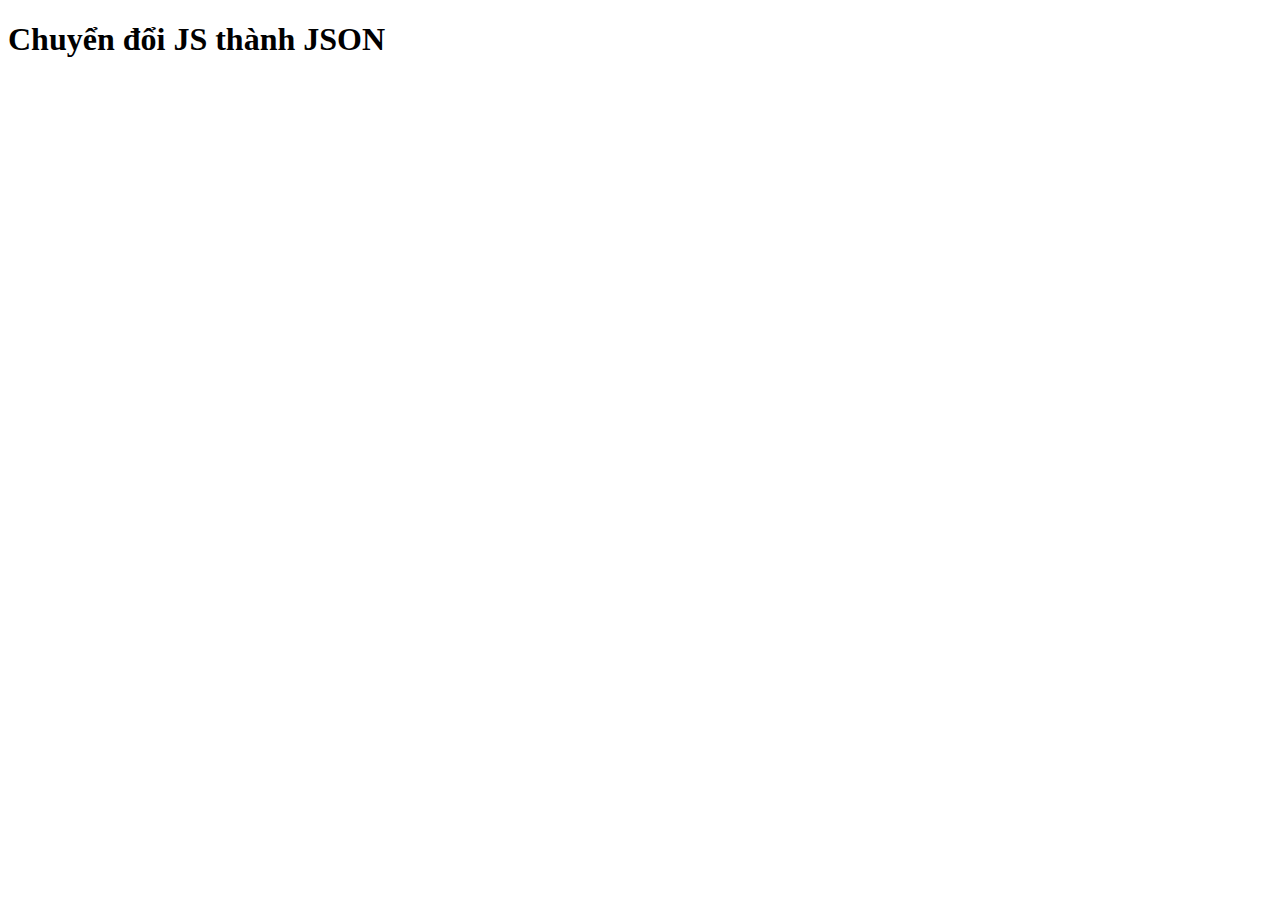
<file: App_Ajax/json_js/index1.html>
<!DOCTYPE html>
<html lang="en">
<head>
    <meta charset="UTF-8">
    <title>Title</title>
</head>
<body>

 <h1>Chuyển đổi JS thành JSON</h1>

<script type="text/javascript">
    var student;
    student = {};
    student.name = "Lê Văn Tuấn";
    student.age = 21;
    student.location = "Nghệ An";
    console.log(student);

    /*
        Chuyển đổi Object trong JS thành chuỗi JSON
     */

    var student_json = JSON.stringify(student);
    console.log(student_json);
    /*
        Chuỗi JSON: là kiểu dữ liệu dùng để lưu trữ và trao đổi thông tin
        VD :
        {"name":"Lê Văn Tuấn","age":21,"location":"Nghệ An"}
     */

</script>
</body>
</html>
</file>
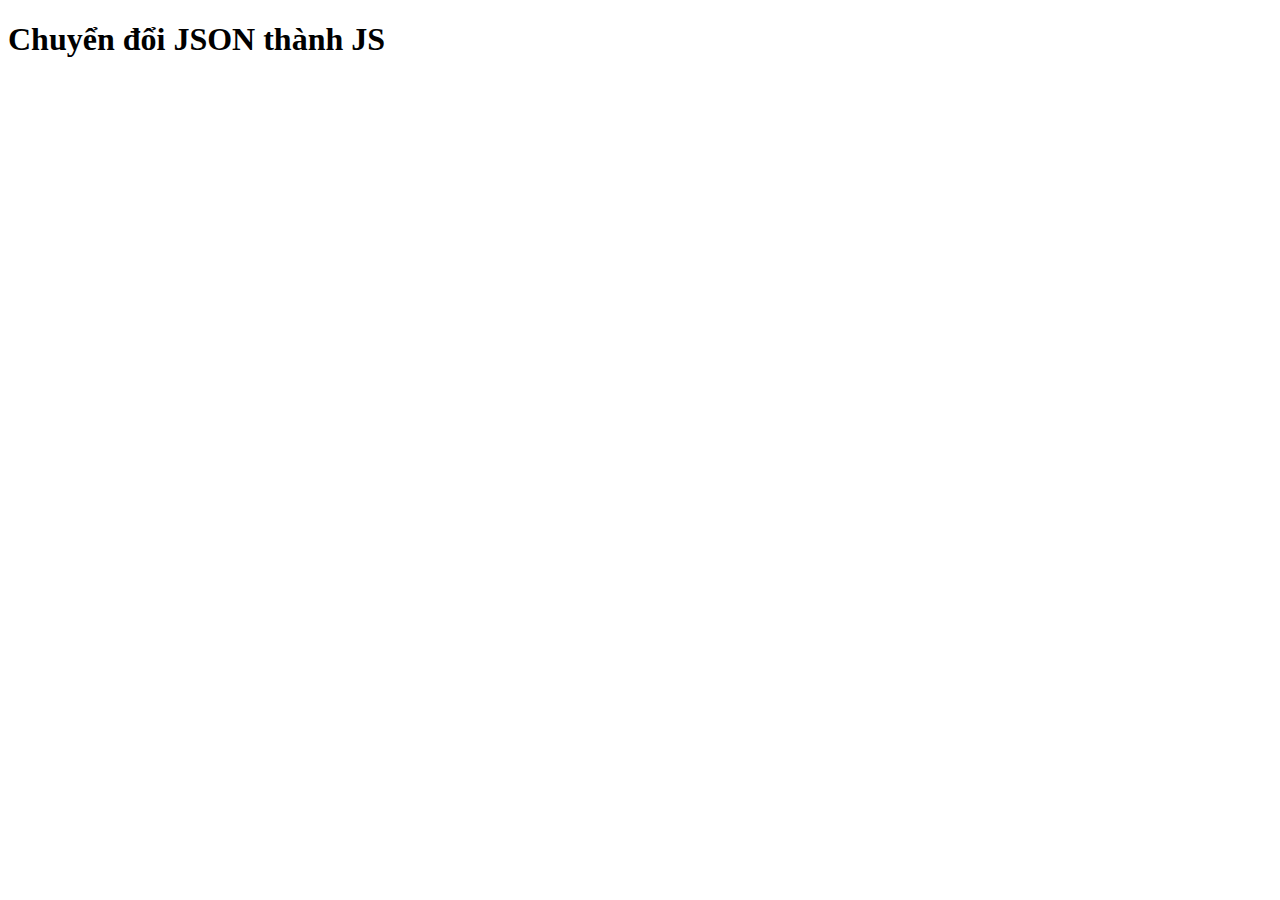
<file: App_Ajax/json_js/index2.html>
<!DOCTYPE html>
<html lang="en">
<head>
    <meta charset="UTF-8">
    <title>Title</title>
</head>
<body>
<h1> Chuyển đổi JSON thành JS</h1>
<script type="text/javascript">
    var string_json = '{"name":"Lê Văn Tuấn","age":21,"location":"Nghệ An"}';
    console.log(string_json);

    /*
        Chuyển đổi từ JSON thành JS Object
     */

    var string_js = JSON.parse(string_json);
    console.log(string_js);
</script>
</body>
</html>
</file>
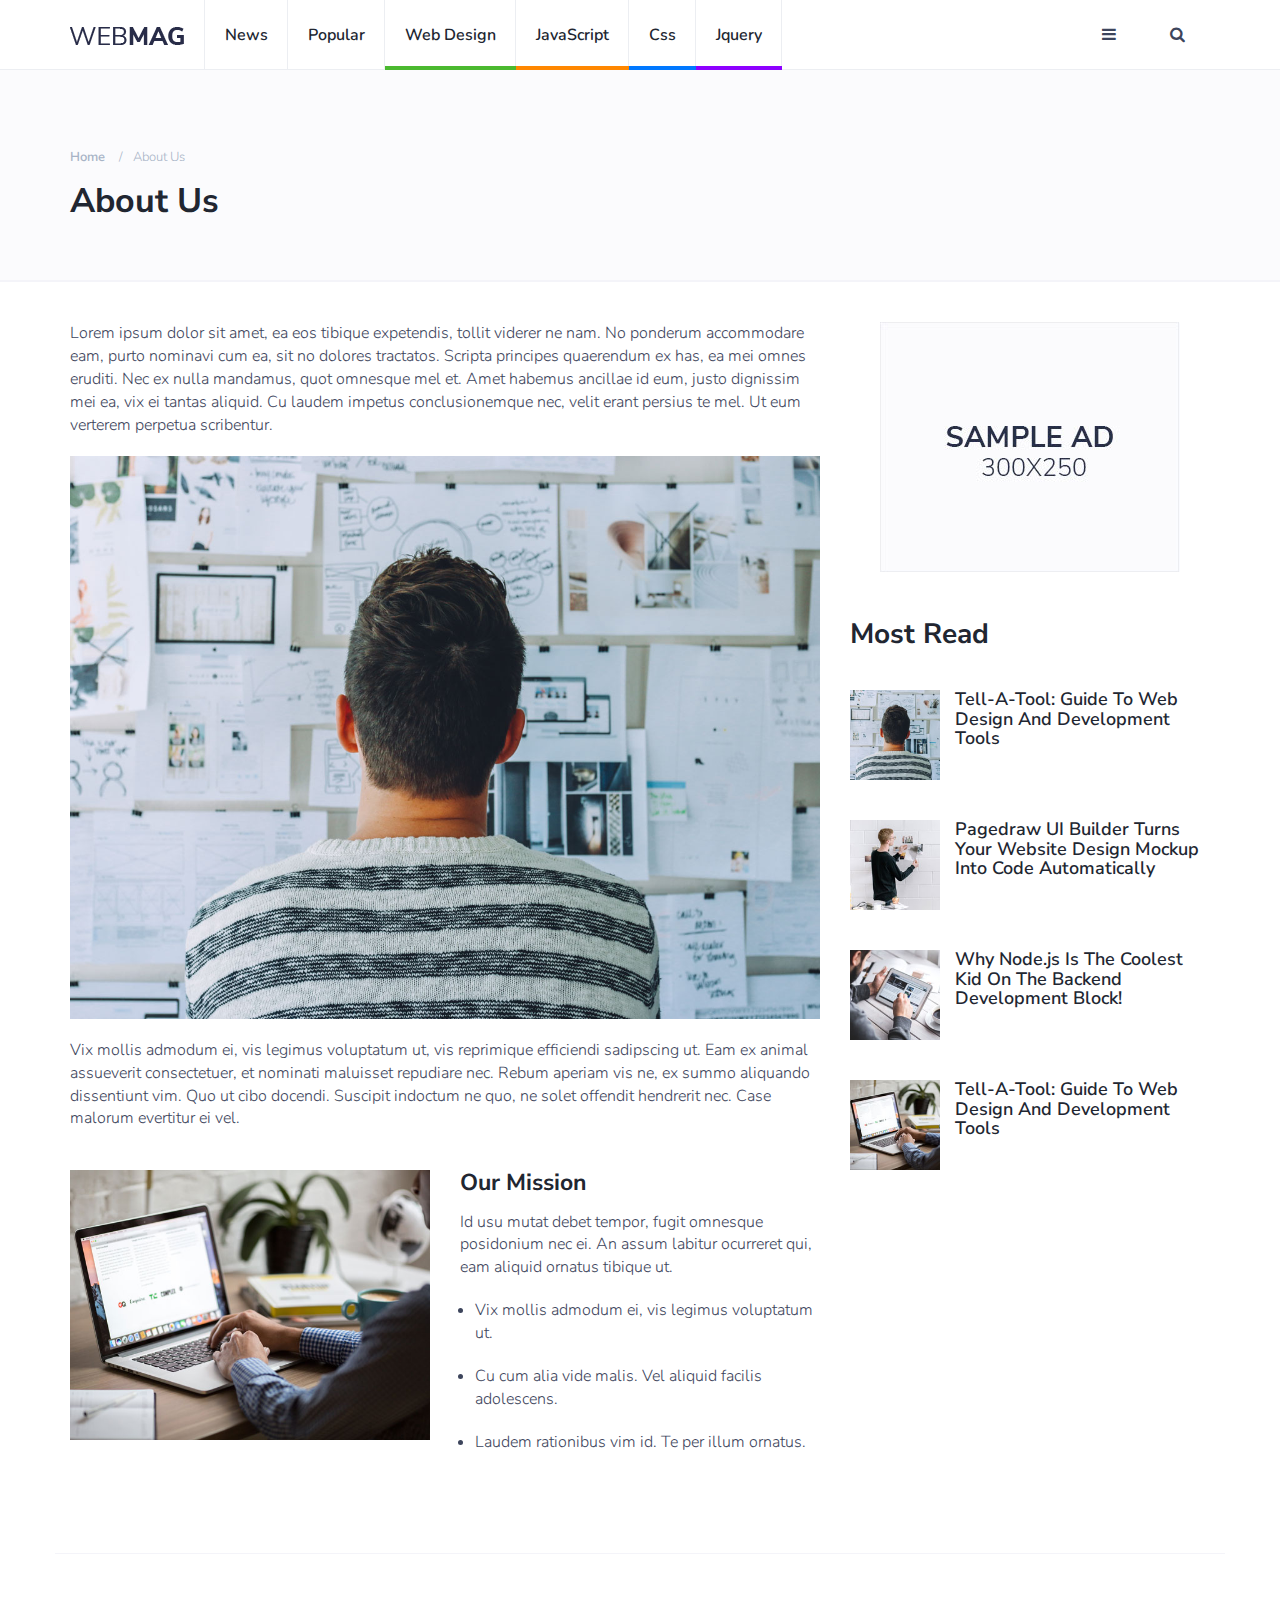
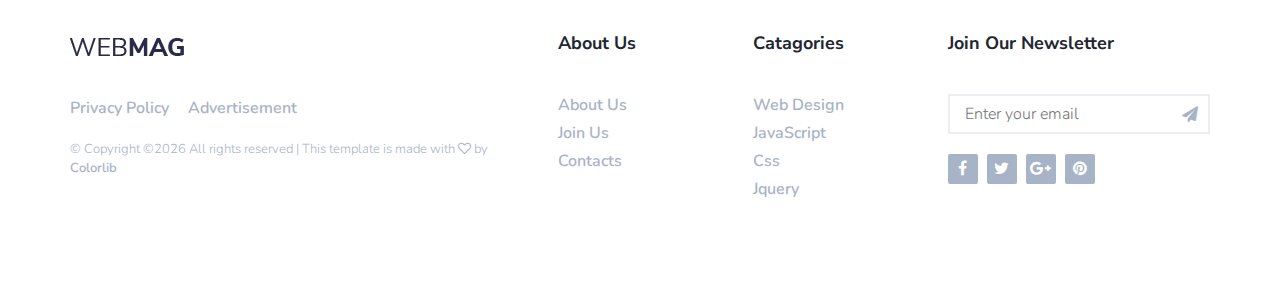
<file: App_Template/source/webmag/webmag/about.html>
<!DOCTYPE html>
<html lang="en">
	<head>
		<meta charset="utf-8">
		<meta http-equiv="X-UA-Compatible" content="IE=edge">
		<meta name="viewport" content="width=device-width, initial-scale=1">
		 <!-- The above 3 meta tags *must* come first in the head; any other head content must come *after* these tags -->

		<title>WebMag HTML Template</title>

		<!-- Google font -->
		<link href="https://fonts.googleapis.com/css?family=Nunito+Sans:700%7CNunito:300,600" rel="stylesheet"> 

		<!-- Bootstrap -->
		<link type="text/css" rel="stylesheet" href="css/bootstrap.min.css"/>

		<!-- Font Awesome Icon -->
		<link rel="stylesheet" href="css/font-awesome.min.css">

		<!-- Custom stlylesheet -->
		<link type="text/css" rel="stylesheet" href="css/style.css"/>

		<!-- HTML5 shim and Respond.js for IE8 support of HTML5 elements and media queries -->
		<!-- WARNING: Respond.js doesn't work if you view the page via file:// -->
		<!--[if lt IE 9]>
		  <script src="https://oss.maxcdn.com/html5shiv/3.7.3/html5shiv.min.js"></script>
		  <script src="https://oss.maxcdn.com/respond/1.4.2/respond.min.js"></script>
		<![endif]-->

    </head>
	<body>
		
		<!-- Header -->
		<header id="header">
			<!-- Nav -->
			<div id="nav">
				<!-- Main Nav -->
				<div id="nav-fixed">
					<div class="container">
						<!-- logo -->
						<div class="nav-logo">
							<a href="index.html" class="logo"><img src="./img/logo.png" alt=""></a>
						</div>
						<!-- /logo -->

						<!-- nav -->
						<ul class="nav-menu nav navbar-nav">
							<li><a href="category.html">News</a></li>
							<li><a href="category.html">Popular</a></li>
							<li class="cat-1"><a href="category.html">Web Design</a></li>
							<li class="cat-2"><a href="category.html">JavaScript</a></li>
							<li class="cat-3"><a href="category.html">Css</a></li>
							<li class="cat-4"><a href="category.html">Jquery</a></li>
						</ul>
						<!-- /nav -->

						<!-- search & aside toggle -->
						<div class="nav-btns">
							<button class="aside-btn"><i class="fa fa-bars"></i></button>
							<button class="search-btn"><i class="fa fa-search"></i></button>
							<div class="search-form">
								<input class="search-input" type="text" name="search" placeholder="Enter Your Search ...">
								<button class="search-close"><i class="fa fa-times"></i></button>
							</div>
						</div>
						<!-- /search & aside toggle -->
					</div>
				</div>
				<!-- /Main Nav -->

				<!-- Aside Nav -->
				<div id="nav-aside">
					<!-- nav -->
					<div class="section-row">
						<ul class="nav-aside-menu">
							<li><a href="index.html">Home</a></li>
							<li><a href="about.html">About Us</a></li>
							<li><a href="#">Join Us</a></li>
							<li><a href="#">Advertisement</a></li>
							<li><a href="contact.html">Contacts</a></li>
						</ul>
					</div>
					<!-- /nav -->

					<!-- widget posts -->
					<div class="section-row">
						<h3>Recent Posts</h3>
						<div class="post post-widget">
							<a class="post-img" href="blog-post.html"><img src="./img/widget-2.jpg" alt=""></a>
							<div class="post-body">
								<h3 class="post-title"><a href="blog-post.html">Pagedraw UI Builder Turns Your Website Design Mockup Into Code Automatically</a></h3>
							</div>
						</div>

						<div class="post post-widget">
							<a class="post-img" href="blog-post.html"><img src="./img/widget-3.jpg" alt=""></a>
							<div class="post-body">
								<h3 class="post-title"><a href="blog-post.html">Why Node.js Is The Coolest Kid On The Backend Development Block!</a></h3>
							</div>
						</div>

						<div class="post post-widget">
							<a class="post-img" href="blog-post.html"><img src="./img/widget-4.jpg" alt=""></a>
							<div class="post-body">
								<h3 class="post-title"><a href="blog-post.html">Tell-A-Tool: Guide To Web Design And Development Tools</a></h3>
							</div>
						</div>
					</div>
					<!-- /widget posts -->

					<!-- social links -->
					<div class="section-row">
						<h3>Follow us</h3>
						<ul class="nav-aside-social">
							<li><a href="#"><i class="fa fa-facebook"></i></a></li>
							<li><a href="#"><i class="fa fa-twitter"></i></a></li>
							<li><a href="#"><i class="fa fa-google-plus"></i></a></li>
							<li><a href="#"><i class="fa fa-pinterest"></i></a></li>
						</ul>
					</div>
					<!-- /social links -->

					<!-- aside nav close -->
					<button class="nav-aside-close"><i class="fa fa-times"></i></button>
					<!-- /aside nav close -->
				</div>
				<!-- Aside Nav -->
			</div>
			<!-- /Nav -->
			
			<!-- Page Header -->
			<div class="page-header">
				<div class="container">
					<div class="row">
						<div class="col-md-10">
							<ul class="page-header-breadcrumb">
								<li><a href="index.html">Home</a></li>
								<li>About Us</li>
							</ul>
							<h1>About Us</h1>
						</div>
					</div>
				</div>
			</div>
			<!-- /Page Header -->
		</header>
		<!-- /Header -->
		
		<!-- section -->
		<div class="section">
			<!-- container -->
			<div class="container">
				<!-- row -->
				<div class="row">
					<div class="col-md-8">
						<div class="section-row">
							<p>Lorem ipsum dolor sit amet, ea eos tibique expetendis, tollit viderer ne nam. No ponderum accommodare eam, purto nominavi cum ea, sit no dolores tractatos. Scripta principes quaerendum ex has, ea mei omnes eruditi. Nec ex nulla mandamus, quot omnesque mel et. Amet habemus ancillae id eum, justo dignissim mei ea, vix ei tantas aliquid. Cu laudem impetus conclusionemque nec, velit erant persius te mel. Ut eum verterem perpetua scribentur.</p>
							<figure class="figure-img">
								<img class="img-responsive" src="./img/about-1.jpg" alt="">
							</figure>
							<p>Vix mollis admodum ei, vis legimus voluptatum ut, vis reprimique efficiendi sadipscing ut. Eam ex animal assueverit consectetuer, et nominati maluisset repudiare nec. Rebum aperiam vis ne, ex summo aliquando dissentiunt vim. Quo ut cibo docendi. Suscipit indoctum ne quo, ne solet offendit hendrerit nec. Case malorum evertitur ei vel.</p>
						</div>
						<div class="row section-row">
							<div class="col-md-6">
								<figure class="figure-img">
									<img class="img-responsive" src="./img/about-2.jpg" alt="">
								</figure>
							</div>
							<div class="col-md-6">
								<h3>Our Mission</h3>
								<p>Id usu mutat debet tempor, fugit omnesque posidonium nec ei. An assum labitur ocurreret qui, eam aliquid ornatus tibique ut.</p>
								<ul class="list-style">
									<li><p>Vix mollis admodum ei, vis legimus voluptatum ut.</p></li>
									<li><p>Cu cum alia vide malis. Vel aliquid facilis adolescens.</p></li>
									<li><p>Laudem rationibus vim id. Te per illum ornatus.</p></li>
								</ul>
							</div>
						</div>
					</div>
					
					<!-- aside -->
					<div class="col-md-4">
						<!-- ad -->
						<div class="aside-widget text-center">
							<a href="#" style="display: inline-block;margin: auto;">
								<img class="img-responsive" src="./img/ad-1.jpg" alt="">
							</a>
						</div>
						<!-- /ad -->

						<!-- post widget -->
						<div class="aside-widget">
							<div class="section-title">
								<h2>Most Read</h2>
							</div>

							<div class="post post-widget">
								<a class="post-img" href="blog-post.html"><img src="./img/widget-1.jpg" alt=""></a>
								<div class="post-body">
									<h3 class="post-title"><a href="blog-post.html">Tell-A-Tool: Guide To Web Design And Development Tools</a></h3>
								</div>
							</div>

							<div class="post post-widget">
								<a class="post-img" href="blog-post.html"><img src="./img/widget-2.jpg" alt=""></a>
								<div class="post-body">
									<h3 class="post-title"><a href="blog-post.html">Pagedraw UI Builder Turns Your Website Design Mockup Into Code Automatically</a></h3>
								</div>
							</div>

							<div class="post post-widget">
								<a class="post-img" href="blog-post.html"><img src="./img/widget-3.jpg" alt=""></a>
								<div class="post-body">
									<h3 class="post-title"><a href="blog-post.html">Why Node.js Is The Coolest Kid On The Backend Development Block!</a></h3>
								</div>
							</div>

							<div class="post post-widget">
								<a class="post-img" href="blog-post.html"><img src="./img/widget-4.jpg" alt=""></a>
								<div class="post-body">
									<h3 class="post-title"><a href="blog-post.html">Tell-A-Tool: Guide To Web Design And Development Tools</a></h3>
								</div>
							</div>
						</div>
						<!-- /post widget -->
					</div>
					<!-- /aside -->
				</div>
				<!-- /row -->
			</div>
			<!-- /container -->
		</div>
		<!-- /section -->

		<!-- Footer -->
		<footer id="footer">
			<!-- container -->
			<div class="container">
				<!-- row -->
				<div class="row">
					<div class="col-md-5">
						<div class="footer-widget">
							<div class="footer-logo">
								<a href="index.html" class="logo"><img src="./img/logo.png" alt=""></a>
							</div>
							<ul class="footer-nav">
								<li><a href="#">Privacy Policy</a></li>
								<li><a href="#">Advertisement</a></li>
							</ul>
							<div class="footer-copyright">
								<span>&copy; <!-- Link back to Colorlib can't be removed. Template is licensed under CC BY 3.0. -->
Copyright &copy;<script>document.write(new Date().getFullYear());</script> All rights reserved | This template is made with <i class="fa fa-heart-o" aria-hidden="true"></i> by <a href="https://colorlib.com" target="_blank">Colorlib</a>
<!-- Link back to Colorlib can't be removed. Template is licensed under CC BY 3.0. --></span>
							</div>
						</div>
					</div>

					<div class="col-md-4">
						<div class="row">
							<div class="col-md-6">
								<div class="footer-widget">
									<h3 class="footer-title">About Us</h3>
									<ul class="footer-links">
										<li><a href="about.html">About Us</a></li>
										<li><a href="#">Join Us</a></li>
										<li><a href="contact.html">Contacts</a></li>
									</ul>
								</div>
							</div>
							<div class="col-md-6">
								<div class="footer-widget">
									<h3 class="footer-title">Catagories</h3>
									<ul class="footer-links">
										<li><a href="category.html">Web Design</a></li>
										<li><a href="category.html">JavaScript</a></li>
										<li><a href="category.html">Css</a></li>
										<li><a href="category.html">Jquery</a></li>
									</ul>
								</div>
							</div>
						</div>
					</div>

					<div class="col-md-3">
						<div class="footer-widget">
							<h3 class="footer-title">Join our Newsletter</h3>
							<div class="footer-newsletter">
								<form>
									<input class="input" type="email" name="newsletter" placeholder="Enter your email">
									<button class="newsletter-btn"><i class="fa fa-paper-plane"></i></button>
								</form>
							</div>
							<ul class="footer-social">
								<li><a href="#"><i class="fa fa-facebook"></i></a></li>
								<li><a href="#"><i class="fa fa-twitter"></i></a></li>
								<li><a href="#"><i class="fa fa-google-plus"></i></a></li>
								<li><a href="#"><i class="fa fa-pinterest"></i></a></li>
							</ul>
						</div>
					</div>

				</div>
				<!-- /row -->
			</div>
			<!-- /container -->
		</footer>
		<!-- /Footer -->

		<!-- jQuery Plugins -->
		<script src="js/jquery.min.js"></script>
		<script src="js/bootstrap.min.js"></script>
		<script src="js/main.js"></script>

	</body>
</html>
</file>
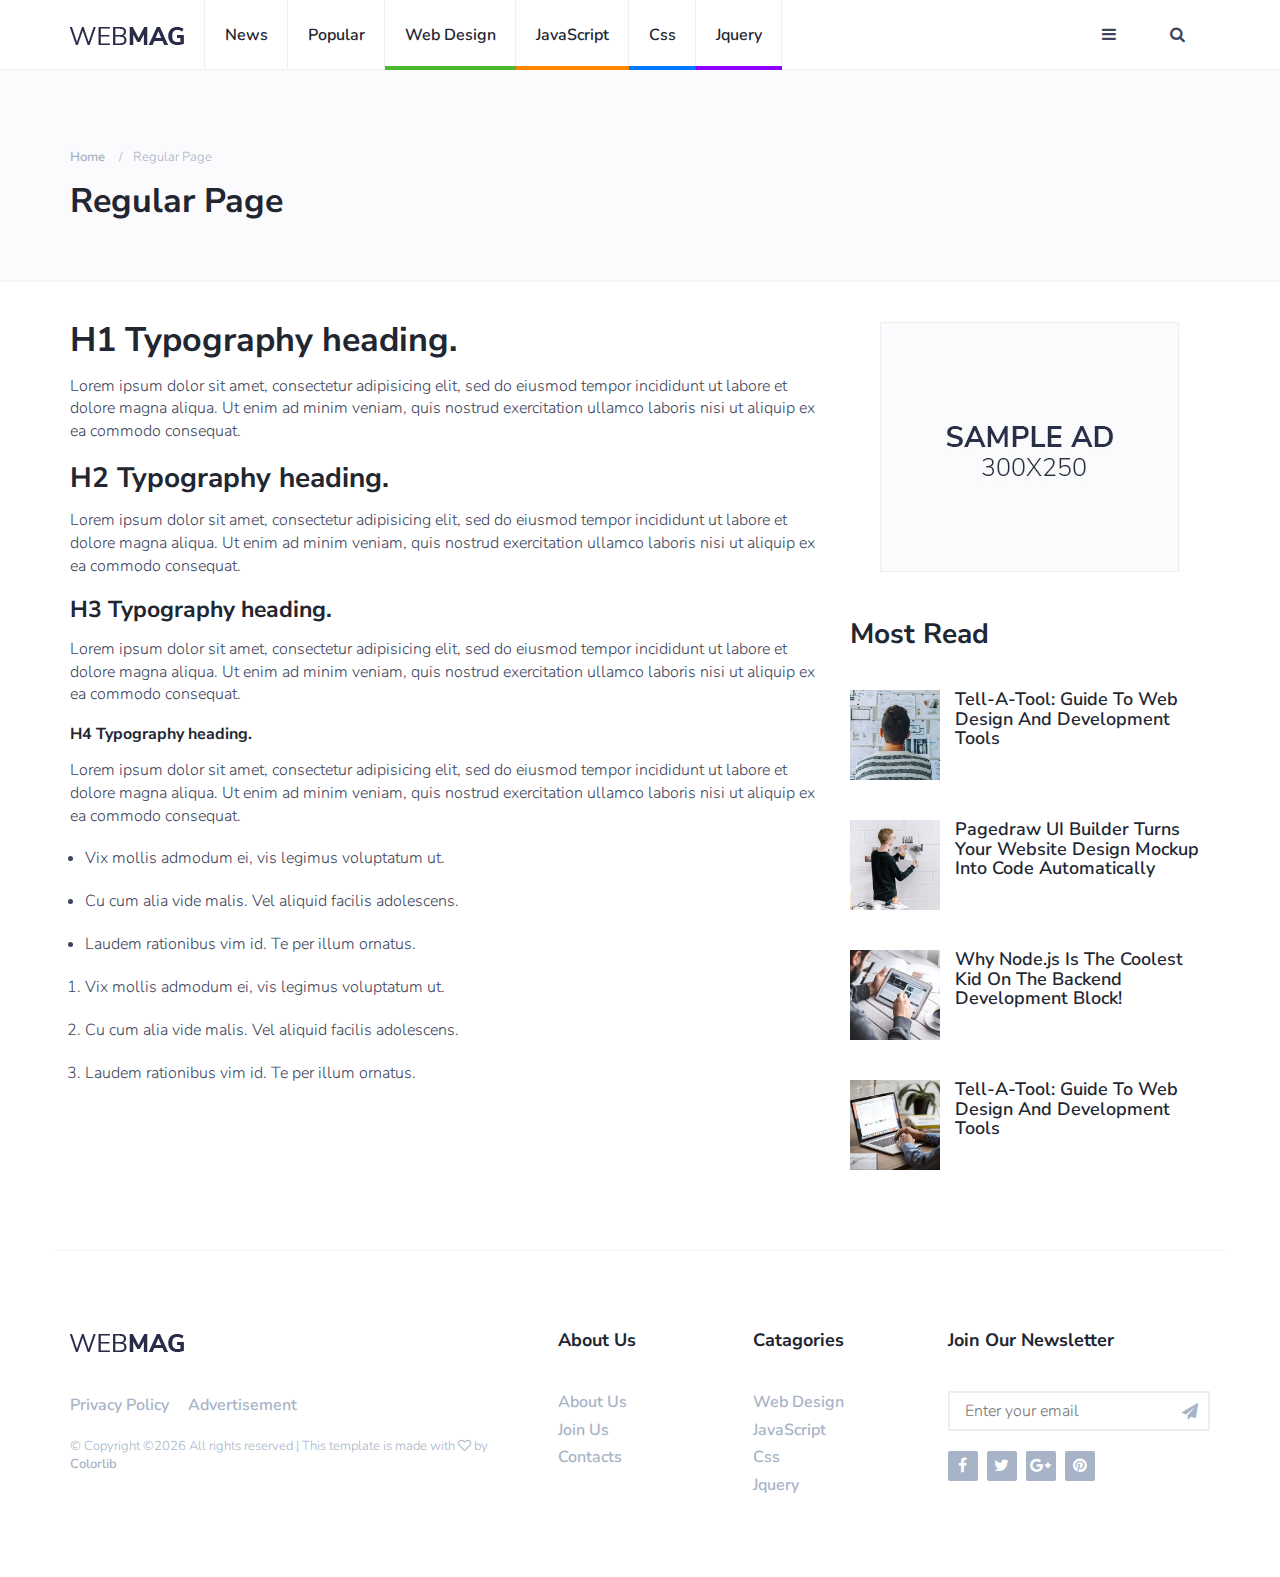
<file: App_Template/source/webmag/webmag/blank.html>
<!DOCTYPE html>
<html lang="en">
	<head>
		<meta charset="utf-8">
		<meta http-equiv="X-UA-Compatible" content="IE=edge">
		<meta name="viewport" content="width=device-width, initial-scale=1">
		 <!-- The above 3 meta tags *must* come first in the head; any other head content must come *after* these tags -->

		<title>WebMag HTML Template</title>

		<!-- Google font -->
		<link href="https://fonts.googleapis.com/css?family=Nunito+Sans:700%7CNunito:300,600" rel="stylesheet"> 

		<!-- Bootstrap -->
		<link type="text/css" rel="stylesheet" href="css/bootstrap.min.css"/>

		<!-- Font Awesome Icon -->
		<link rel="stylesheet" href="css/font-awesome.min.css">

		<!-- Custom stlylesheet -->
		<link type="text/css" rel="stylesheet" href="css/style.css"/>

		<!-- HTML5 shim and Respond.js for IE8 support of HTML5 elements and media queries -->
		<!-- WARNING: Respond.js doesn't work if you view the page via file:// -->
		<!--[if lt IE 9]>
		  <script src="https://oss.maxcdn.com/html5shiv/3.7.3/html5shiv.min.js"></script>
		  <script src="https://oss.maxcdn.com/respond/1.4.2/respond.min.js"></script>
		<![endif]-->

    </head>
	<body>
		
		<!-- Header -->
		<header id="header">
			<!-- Nav -->
			<div id="nav">
				<!-- Main Nav -->
				<div id="nav-fixed">
					<div class="container">
						<!-- logo -->
						<div class="nav-logo">
							<a href="index.html" class="logo"><img src="./img/logo.png" alt=""></a>
						</div>
						<!-- /logo -->

						<!-- nav -->
						<ul class="nav-menu nav navbar-nav">
							<li><a href="category.html">News</a></li>
							<li><a href="category.html">Popular</a></li>
							<li class="cat-1"><a href="category.html">Web Design</a></li>
							<li class="cat-2"><a href="category.html">JavaScript</a></li>
							<li class="cat-3"><a href="category.html">Css</a></li>
							<li class="cat-4"><a href="category.html">Jquery</a></li>
						</ul>
						<!-- /nav -->

						<!-- search & aside toggle -->
						<div class="nav-btns">
							<button class="aside-btn"><i class="fa fa-bars"></i></button>
							<button class="search-btn"><i class="fa fa-search"></i></button>
							<div class="search-form">
								<input class="search-input" type="text" name="search" placeholder="Enter Your Search ...">
								<button class="search-close"><i class="fa fa-times"></i></button>
							</div>
						</div>
						<!-- /search & aside toggle -->
					</div>
				</div>
				<!-- /Main Nav -->

				<!-- Aside Nav -->
				<div id="nav-aside">
					<!-- nav -->
					<div class="section-row">
						<ul class="nav-aside-menu">
							<li><a href="index.html">Home</a></li>
							<li><a href="about.html">About Us</a></li>
							<li><a href="#">Join Us</a></li>
							<li><a href="#">Advertisement</a></li>
							<li><a href="contact.html">Contacts</a></li>
						</ul>
					</div>
					<!-- /nav -->

					<!-- widget posts -->
					<div class="section-row">
						<h3>Recent Posts</h3>
						<div class="post post-widget">
							<a class="post-img" href="blog-post.html"><img src="./img/widget-2.jpg" alt=""></a>
							<div class="post-body">
								<h3 class="post-title"><a href="blog-post.html">Pagedraw UI Builder Turns Your Website Design Mockup Into Code Automatically</a></h3>
							</div>
						</div>

						<div class="post post-widget">
							<a class="post-img" href="blog-post.html"><img src="./img/widget-3.jpg" alt=""></a>
							<div class="post-body">
								<h3 class="post-title"><a href="blog-post.html">Why Node.js Is The Coolest Kid On The Backend Development Block!</a></h3>
							</div>
						</div>

						<div class="post post-widget">
							<a class="post-img" href="blog-post.html"><img src="./img/widget-4.jpg" alt=""></a>
							<div class="post-body">
								<h3 class="post-title"><a href="blog-post.html">Tell-A-Tool: Guide To Web Design And Development Tools</a></h3>
							</div>
						</div>
					</div>
					<!-- /widget posts -->

					<!-- social links -->
					<div class="section-row">
						<h3>Follow us</h3>
						<ul class="nav-aside-social">
							<li><a href="#"><i class="fa fa-facebook"></i></a></li>
							<li><a href="#"><i class="fa fa-twitter"></i></a></li>
							<li><a href="#"><i class="fa fa-google-plus"></i></a></li>
							<li><a href="#"><i class="fa fa-pinterest"></i></a></li>
						</ul>
					</div>
					<!-- /social links -->

					<!-- aside nav close -->
					<button class="nav-aside-close"><i class="fa fa-times"></i></button>
					<!-- /aside nav close -->
				</div>
				<!-- Aside Nav -->
			</div>
			<!-- /Nav -->
			
			<!-- Page Header -->
			<div class="page-header">
				<div class="container">
					<div class="row">
						<div class="col-md-10">
							<ul class="page-header-breadcrumb">
								<li><a href="index.html">Home</a></li>
								<li>Regular page</li>
							</ul>
							<h1>Regular page</h1>
						</div>
					</div>
				</div>
			</div>
			<!-- /Page Header -->
		</header>
		<!-- /Header -->

		<!-- section -->
		<div class="section">
			<!-- container -->
			<div class="container">
				<!-- row -->
				<div class="row">
					<div class="col-md-8">
						<h1>H1 Typography heading.</h1>
						<p>Lorem ipsum dolor sit amet, consectetur adipisicing elit, sed do eiusmod tempor incididunt ut labore et dolore magna aliqua. Ut enim ad minim veniam, quis nostrud exercitation ullamco laboris nisi ut aliquip ex ea commodo consequat.</p>
					
						<h2>H2 Typography heading.</h2>
						<p>Lorem ipsum dolor sit amet, consectetur adipisicing elit, sed do eiusmod tempor incididunt ut labore et dolore magna aliqua. Ut enim ad minim veniam, quis nostrud exercitation ullamco laboris nisi ut aliquip ex ea commodo consequat.</p>
					
						<h3>H3 Typography heading.</h3>
						<p>Lorem ipsum dolor sit amet, consectetur adipisicing elit, sed do eiusmod tempor incididunt ut labore et dolore magna aliqua. Ut enim ad minim veniam, quis nostrud exercitation ullamco laboris nisi ut aliquip ex ea commodo consequat.</p>
					
						<h4>H4 Typography heading.</h4>
						<p>Lorem ipsum dolor sit amet, consectetur adipisicing elit, sed do eiusmod tempor incididunt ut labore et dolore magna aliqua. Ut enim ad minim veniam, quis nostrud exercitation ullamco laboris nisi ut aliquip ex ea commodo consequat.</p>

						<ul class="list-style">
							<li><p>Vix mollis admodum ei, vis legimus voluptatum ut.</p></li>
							<li><p>Cu cum alia vide malis. Vel aliquid facilis adolescens.</p></li>
							<li><p>Laudem rationibus vim id. Te per illum ornatus.</p></li>
						</ul>
			
						<ol class="list-style">
							<li><p>Vix mollis admodum ei, vis legimus voluptatum ut.</p></li>
							<li><p>Cu cum alia vide malis. Vel aliquid facilis adolescens.</p></li>
							<li><p>Laudem rationibus vim id. Te per illum ornatus.</p></li>
						</ol>
					</div>
					<!-- aside -->
					<div class="col-md-4">
						<!-- ad -->
						<div class="aside-widget text-center">
							<a href="#" style="display: inline-block;margin: auto;">
								<img class="img-responsive" src="./img/ad-1.jpg" alt="">
							</a>
						</div>
						<!-- /ad -->

						<!-- post widget -->
						<div class="aside-widget">
							<div class="section-title">
								<h2>Most Read</h2>
							</div>

							<div class="post post-widget">
								<a class="post-img" href="blog-post.html"><img src="./img/widget-1.jpg" alt=""></a>
								<div class="post-body">
									<h3 class="post-title"><a href="blog-post.html">Tell-A-Tool: Guide To Web Design And Development Tools</a></h3>
								</div>
							</div>

							<div class="post post-widget">
								<a class="post-img" href="blog-post.html"><img src="./img/widget-2.jpg" alt=""></a>
								<div class="post-body">
									<h3 class="post-title"><a href="blog-post.html">Pagedraw UI Builder Turns Your Website Design Mockup Into Code Automatically</a></h3>
								</div>
							</div>

							<div class="post post-widget">
								<a class="post-img" href="blog-post.html"><img src="./img/widget-3.jpg" alt=""></a>
								<div class="post-body">
									<h3 class="post-title"><a href="blog-post.html">Why Node.js Is The Coolest Kid On The Backend Development Block!</a></h3>
								</div>
							</div>

							<div class="post post-widget">
								<a class="post-img" href="blog-post.html"><img src="./img/widget-4.jpg" alt=""></a>
								<div class="post-body">
									<h3 class="post-title"><a href="blog-post.html">Tell-A-Tool: Guide To Web Design And Development Tools</a></h3>
								</div>
							</div>
						</div>
						<!-- /post widget -->
					</div>
					<!-- /aside -->
				</div>
				<!-- /row -->
			</div>
			<!-- /container -->
		</div>
		<!-- /section -->

		<!-- Footer -->
		<footer id="footer">
			<!-- container -->
			<div class="container">
				<!-- row -->
				<div class="row">
					<div class="col-md-5">
						<div class="footer-widget">
							<div class="footer-logo">
								<a href="index.html" class="logo"><img src="./img/logo.png" alt=""></a>
							</div>
							<ul class="footer-nav">
								<li><a href="#">Privacy Policy</a></li>
								<li><a href="#">Advertisement</a></li>
							</ul>
							<div class="footer-copyright">
								<span>&copy; <!-- Link back to Colorlib can't be removed. Template is licensed under CC BY 3.0. -->
Copyright &copy;<script>document.write(new Date().getFullYear());</script> All rights reserved | This template is made with <i class="fa fa-heart-o" aria-hidden="true"></i> by <a href="https://colorlib.com" target="_blank">Colorlib</a>
<!-- Link back to Colorlib can't be removed. Template is licensed under CC BY 3.0. --></span>
							</div>
						</div>
					</div>

					<div class="col-md-4">
						<div class="row">
							<div class="col-md-6">
								<div class="footer-widget">
									<h3 class="footer-title">About Us</h3>
									<ul class="footer-links">
										<li><a href="about.html">About Us</a></li>
										<li><a href="#">Join Us</a></li>
										<li><a href="contact.html">Contacts</a></li>
									</ul>
								</div>
							</div>
							<div class="col-md-6">
								<div class="footer-widget">
									<h3 class="footer-title">Catagories</h3>
									<ul class="footer-links">
										<li><a href="category.html">Web Design</a></li>
										<li><a href="category.html">JavaScript</a></li>
										<li><a href="category.html">Css</a></li>
										<li><a href="category.html">Jquery</a></li>
									</ul>
								</div>
							</div>
						</div>
					</div>

					<div class="col-md-3">
						<div class="footer-widget">
							<h3 class="footer-title">Join our Newsletter</h3>
							<div class="footer-newsletter">
								<form>
									<input class="input" type="email" name="newsletter" placeholder="Enter your email">
									<button class="newsletter-btn"><i class="fa fa-paper-plane"></i></button>
								</form>
							</div>
							<ul class="footer-social">
								<li><a href="#"><i class="fa fa-facebook"></i></a></li>
								<li><a href="#"><i class="fa fa-twitter"></i></a></li>
								<li><a href="#"><i class="fa fa-google-plus"></i></a></li>
								<li><a href="#"><i class="fa fa-pinterest"></i></a></li>
							</ul>
						</div>
					</div>

				</div>
				<!-- /row -->
			</div>
			<!-- /container -->
		</footer>
		<!-- /Footer -->

		<!-- jQuery Plugins -->
		<script src="js/jquery.min.js"></script>
		<script src="js/bootstrap.min.js"></script>
		<script src="js/main.js"></script>

	</body>
</html>
</file>
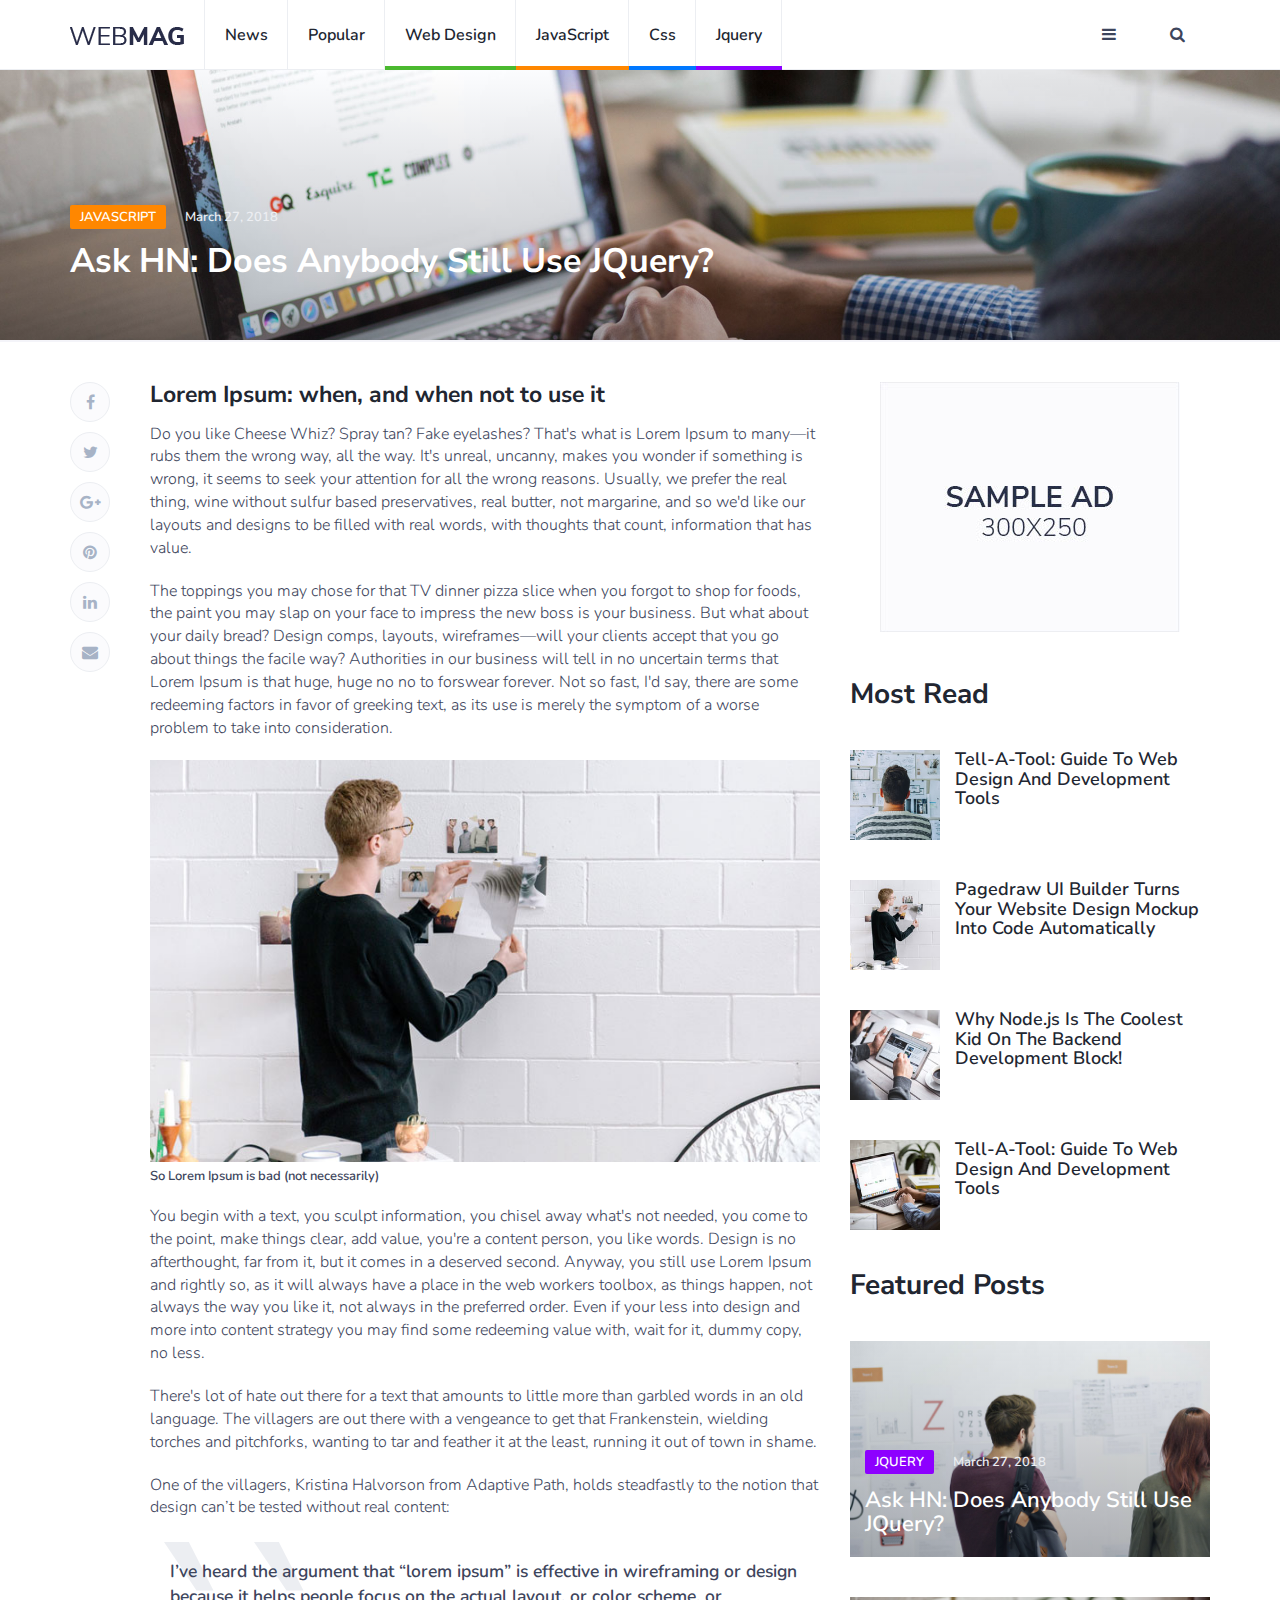
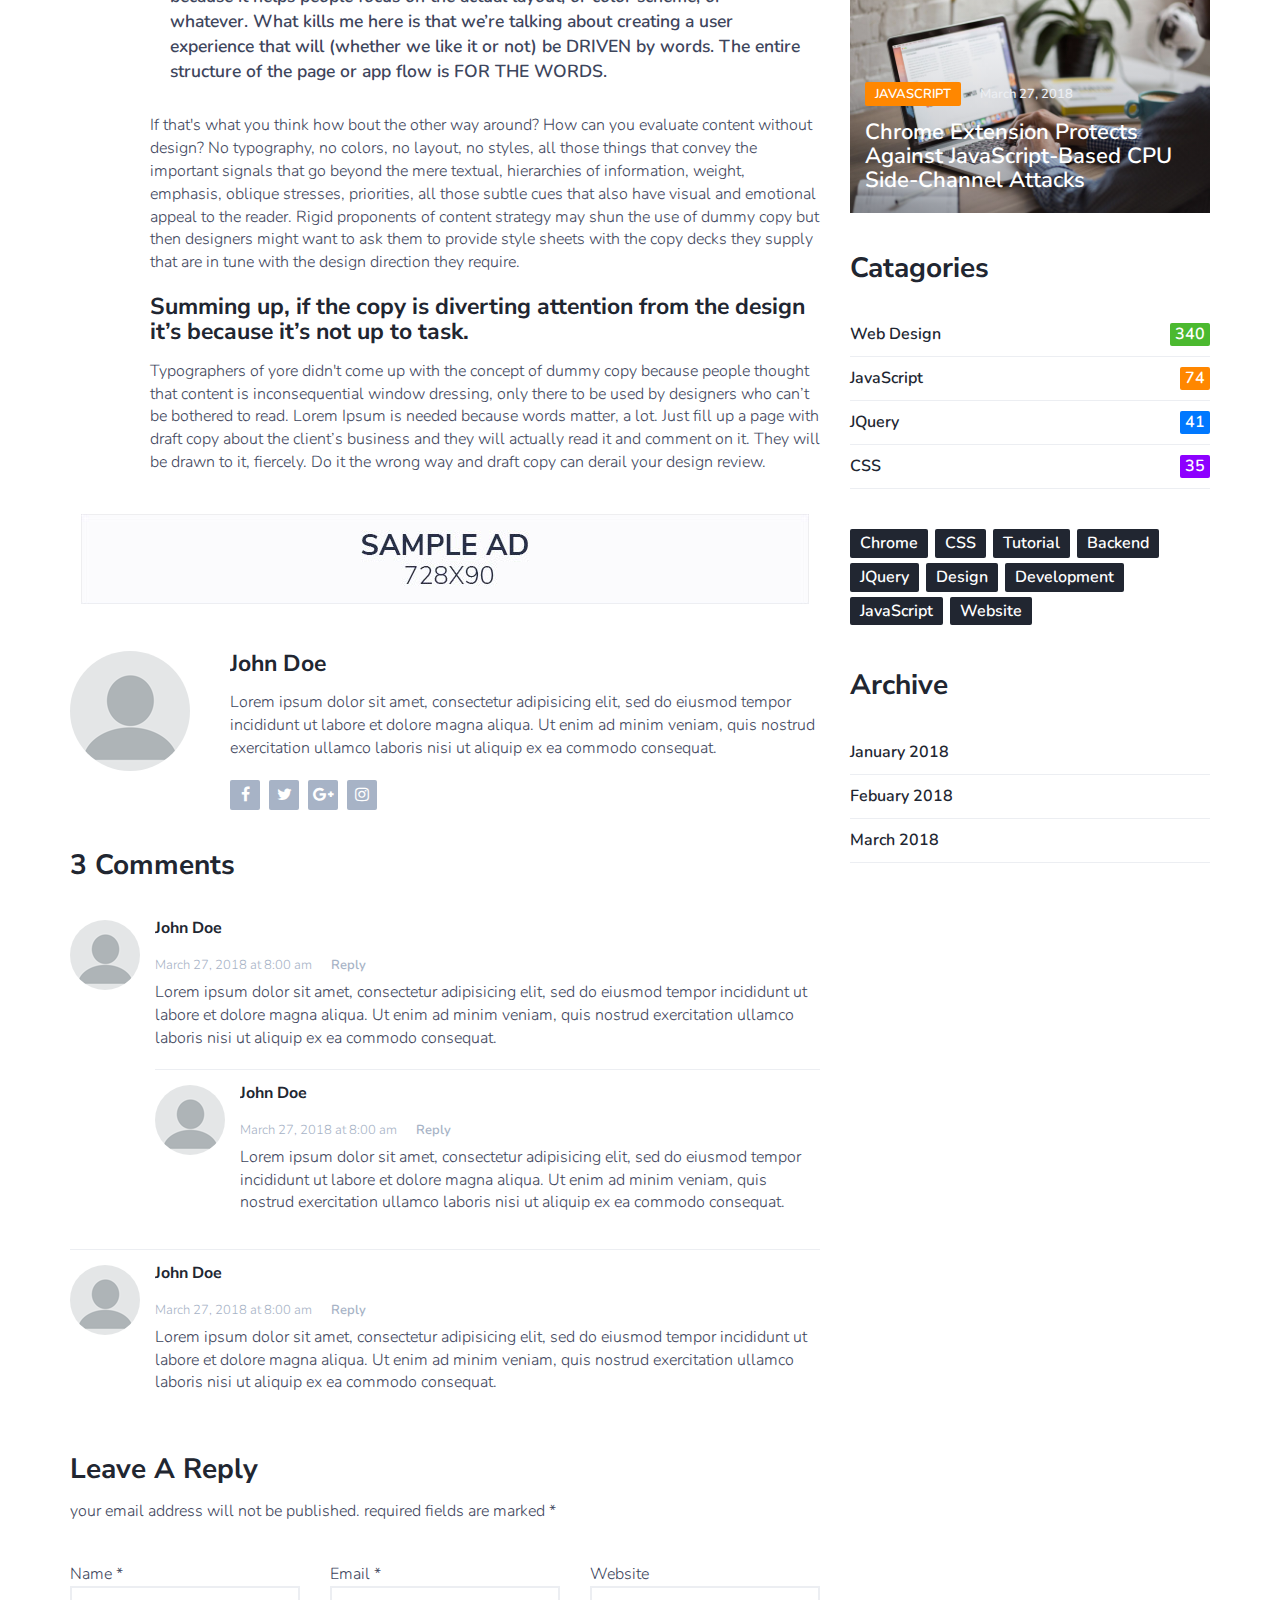
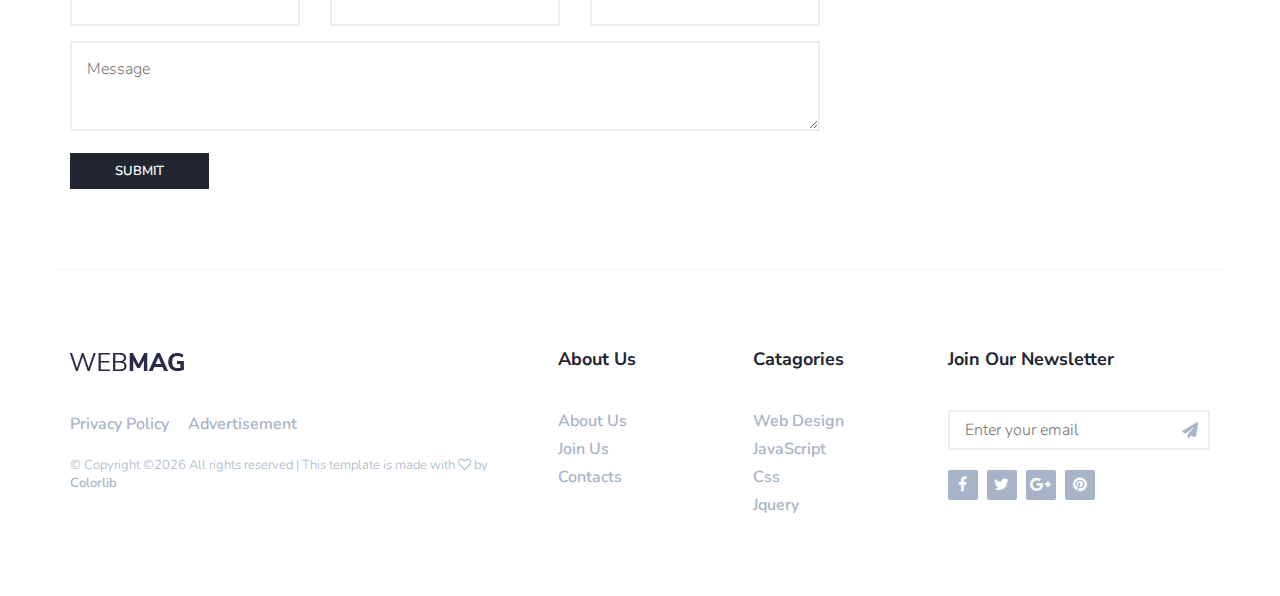
<file: App_Template/source/webmag/webmag/blog-post.html>
<!DOCTYPE html>
<html lang="en">
	<head>
		<meta charset="utf-8">
		<meta http-equiv="X-UA-Compatible" content="IE=edge">
		<meta name="viewport" content="width=device-width, initial-scale=1">
		 <!-- The above 3 meta tags *must* come first in the head; any other head content must come *after* these tags -->

		<title>WebMag HTML Template</title>

		<!-- Google font -->
		<link href="https://fonts.googleapis.com/css?family=Nunito+Sans:700%7CNunito:300,600" rel="stylesheet"> 

		<!-- Bootstrap -->
		<link type="text/css" rel="stylesheet" href="css/bootstrap.min.css"/>

		<!-- Font Awesome Icon -->
		<link rel="stylesheet" href="css/font-awesome.min.css">

		<!-- Custom stlylesheet -->
		<link type="text/css" rel="stylesheet" href="css/style.css"/>

		<!-- HTML5 shim and Respond.js for IE8 support of HTML5 elements and media queries -->
		<!-- WARNING: Respond.js doesn't work if you view the page via file:// -->
		<!--[if lt IE 9]>
		  <script src="https://oss.maxcdn.com/html5shiv/3.7.3/html5shiv.min.js"></script>
		  <script src="https://oss.maxcdn.com/respond/1.4.2/respond.min.js"></script>
		<![endif]-->

    </head>
	<body>
		
		<!-- Header -->
		<header id="header">
			<!-- Nav -->
			<div id="nav">
				<!-- Main Nav -->
				<div id="nav-fixed">
					<div class="container">
						<!-- logo -->
						<div class="nav-logo">
							<a href="index.html" class="logo"><img src="./img/logo.png" alt=""></a>
						</div>
						<!-- /logo -->

						<!-- nav -->
						<ul class="nav-menu nav navbar-nav">
							<li><a href="category.html">News</a></li>
							<li><a href="category.html">Popular</a></li>
							<li class="cat-1"><a href="category.html">Web Design</a></li>
							<li class="cat-2"><a href="category.html">JavaScript</a></li>
							<li class="cat-3"><a href="category.html">Css</a></li>
							<li class="cat-4"><a href="category.html">Jquery</a></li>
						</ul>
						<!-- /nav -->

						<!-- search & aside toggle -->
						<div class="nav-btns">
							<button class="aside-btn"><i class="fa fa-bars"></i></button>
							<button class="search-btn"><i class="fa fa-search"></i></button>
							<div class="search-form">
								<input class="search-input" type="text" name="search" placeholder="Enter Your Search ...">
								<button class="search-close"><i class="fa fa-times"></i></button>
							</div>
						</div>
						<!-- /search & aside toggle -->
					</div>
				</div>
				<!-- /Main Nav -->

				<!-- Aside Nav -->
				<div id="nav-aside">
					<!-- nav -->
					<div class="section-row">
						<ul class="nav-aside-menu">
							<li><a href="index.html">Home</a></li>
							<li><a href="about.html">About Us</a></li>
							<li><a href="#">Join Us</a></li>
							<li><a href="#">Advertisement</a></li>
							<li><a href="contact.html">Contacts</a></li>
						</ul>
					</div>
					<!-- /nav -->

					<!-- widget posts -->
					<div class="section-row">
						<h3>Recent Posts</h3>
						<div class="post post-widget">
							<a class="post-img" href="blog-post.html"><img src="./img/widget-2.jpg" alt=""></a>
							<div class="post-body">
								<h3 class="post-title"><a href="blog-post.html">Pagedraw UI Builder Turns Your Website Design Mockup Into Code Automatically</a></h3>
							</div>
						</div>

						<div class="post post-widget">
							<a class="post-img" href="blog-post.html"><img src="./img/widget-3.jpg" alt=""></a>
							<div class="post-body">
								<h3 class="post-title"><a href="blog-post.html">Why Node.js Is The Coolest Kid On The Backend Development Block!</a></h3>
							</div>
						</div>

						<div class="post post-widget">
							<a class="post-img" href="blog-post.html"><img src="./img/widget-4.jpg" alt=""></a>
							<div class="post-body">
								<h3 class="post-title"><a href="blog-post.html">Tell-A-Tool: Guide To Web Design And Development Tools</a></h3>
							</div>
						</div>
					</div>
					<!-- /widget posts -->

					<!-- social links -->
					<div class="section-row">
						<h3>Follow us</h3>
						<ul class="nav-aside-social">
							<li><a href="#"><i class="fa fa-facebook"></i></a></li>
							<li><a href="#"><i class="fa fa-twitter"></i></a></li>
							<li><a href="#"><i class="fa fa-google-plus"></i></a></li>
							<li><a href="#"><i class="fa fa-pinterest"></i></a></li>
						</ul>
					</div>
					<!-- /social links -->

					<!-- aside nav close -->
					<button class="nav-aside-close"><i class="fa fa-times"></i></button>
					<!-- /aside nav close -->
				</div>
				<!-- Aside Nav -->
			</div>
			<!-- /Nav -->
			
			<!-- Page Header -->
			<div id="post-header" class="page-header">
				<div class="background-img" style="background-image: url('./img/post-page.jpg');"></div>
				<div class="container">
					<div class="row">
						<div class="col-md-10">
							<div class="post-meta">
								<a class="post-category cat-2" href="category.html">JavaScript</a>
								<span class="post-date">March 27, 2018</span>
							</div>
							<h1>Ask HN: Does Anybody Still Use JQuery?</h1>
						</div>
					</div>
				</div>
			</div>
			<!-- /Page Header -->
		</header>
		<!-- /Header -->

		<!-- section -->
		<div class="section">
			<!-- container -->
			<div class="container">
				<!-- row -->
				<div class="row">
					<!-- Post content -->
					<div class="col-md-8">
						<div class="section-row sticky-container">
							<div class="main-post">
								<h3>Lorem Ipsum: when, and when not to use it</h3>
								<p>Do you like Cheese Whiz? Spray tan? Fake eyelashes? That's what is Lorem Ipsum to many—it rubs them the wrong way, all the way. It's unreal, uncanny, makes you wonder if something is wrong, it seems to seek your attention for all the wrong reasons. Usually, we prefer the real thing, wine without sulfur based preservatives, real butter, not margarine, and so we'd like our layouts and designs to be filled with real words, with thoughts that count, information that has value. </p>
								<p>The toppings you may chose for that TV dinner pizza slice when you forgot to shop for foods, the paint you may slap on your face to impress the new boss is your business. But what about your daily bread? Design comps, layouts, wireframes—will your clients accept that you go about things the facile way? Authorities in our business will tell in no uncertain terms that Lorem Ipsum is that huge, huge no no to forswear forever. Not so fast, I'd say, there are some redeeming factors in favor of greeking text, as its use is merely the symptom of a worse problem to take into consideration.</p>
								<figure class="figure-img">
									<img class="img-responsive" src="./img/post-4.jpg" alt="">
									<figcaption>So Lorem Ipsum is bad (not necessarily)</figcaption>
								</figure>
								<p>You begin with a text, you sculpt information, you chisel away what's not needed, you come to the point, make things clear, add value, you're a content person, you like words. Design is no afterthought, far from it, but it comes in a deserved second. Anyway, you still use Lorem Ipsum and rightly so, as it will always have a place in the web workers toolbox, as things happen, not always the way you like it, not always in the preferred order. Even if your less into design and more into content strategy you may find some redeeming value with, wait for it, dummy copy, no less.</p>
								<p>There's lot of hate out there for a text that amounts to little more than garbled words in an old language. The villagers are out there with a vengeance to get that Frankenstein, wielding torches and pitchforks, wanting to tar and feather it at the least, running it out of town in shame.</p>
								<p>One of the villagers, Kristina Halvorson from Adaptive Path, holds steadfastly to the notion that design can’t be tested without real content:</p>
								<blockquote class="blockquote">
									I’ve heard the argument that “lorem ipsum” is effective in wireframing or design because it helps people focus on the actual layout, or color scheme, or whatever. What kills me here is that we’re talking about creating a user experience that will (whether we like it or not) be DRIVEN by words. The entire structure of the page or app flow is FOR THE WORDS.
								</blockquote>
								<p>If that's what you think how bout the other way around? How can you evaluate content without design? No typography, no colors, no layout, no styles, all those things that convey the important signals that go beyond the mere textual, hierarchies of information, weight, emphasis, oblique stresses, priorities, all those subtle cues that also have visual and emotional appeal to the reader. Rigid proponents of content strategy may shun the use of dummy copy but then designers might want to ask them to provide style sheets with the copy decks they supply that are in tune with the design direction they require.</p>
								<h3>Summing up, if the copy is diverting attention from the design it’s because it’s not up to task.</h3>
								<p>Typographers of yore didn't come up with the concept of dummy copy because people thought that content is inconsequential window dressing, only there to be used by designers who can’t be bothered to read. Lorem Ipsum is needed because words matter, a lot. Just fill up a page with draft copy about the client’s business and they will actually read it and comment on it. They will be drawn to it, fiercely. Do it the wrong way and draft copy can derail your design review.</p>
							</div>
							<div class="post-shares sticky-shares">
								<a href="#" class="share-facebook"><i class="fa fa-facebook"></i></a>
								<a href="#" class="share-twitter"><i class="fa fa-twitter"></i></a>
								<a href="#" class="share-google-plus"><i class="fa fa-google-plus"></i></a>
								<a href="#" class="share-pinterest"><i class="fa fa-pinterest"></i></a>
								<a href="#" class="share-linkedin"><i class="fa fa-linkedin"></i></a>
								<a href="#"><i class="fa fa-envelope"></i></a>
							</div>
						</div>

						<!-- ad -->
						<div class="section-row text-center">
							<a href="#" style="display: inline-block;margin: auto;">
								<img class="img-responsive" src="./img/ad-2.jpg" alt="">
							</a>
						</div>
						<!-- ad -->
						
						<!-- author -->
						<div class="section-row">
							<div class="post-author">
								<div class="media">
									<div class="media-left">
										<img class="media-object" src="./img/author.png" alt="">
									</div>
									<div class="media-body">
										<div class="media-heading">
											<h3>John Doe</h3>
										</div>
										<p>Lorem ipsum dolor sit amet, consectetur adipisicing elit, sed do eiusmod tempor incididunt ut labore et dolore magna aliqua. Ut enim ad minim veniam, quis nostrud exercitation ullamco laboris nisi ut aliquip ex ea commodo consequat.</p>
										<ul class="author-social">
											<li><a href="#"><i class="fa fa-facebook"></i></a></li>
											<li><a href="#"><i class="fa fa-twitter"></i></a></li>
											<li><a href="#"><i class="fa fa-google-plus"></i></a></li>
											<li><a href="#"><i class="fa fa-instagram"></i></a></li>
										</ul>
									</div>
								</div>
							</div>
						</div>
						<!-- /author -->

						<!-- comments -->
						<div class="section-row">
							<div class="section-title">
								<h2>3 Comments</h2>
							</div>

							<div class="post-comments">
								<!-- comment -->
								<div class="media">
									<div class="media-left">
										<img class="media-object" src="./img/avatar.png" alt="">
									</div>
									<div class="media-body">
										<div class="media-heading">
											<h4>John Doe</h4>
											<span class="time">March 27, 2018 at 8:00 am</span>
											<a href="#" class="reply">Reply</a>
										</div>
										<p>Lorem ipsum dolor sit amet, consectetur adipisicing elit, sed do eiusmod tempor incididunt ut labore et dolore magna aliqua. Ut enim ad minim veniam, quis nostrud exercitation ullamco laboris nisi ut aliquip ex ea commodo consequat.</p>

										<!-- comment -->
										<div class="media">
											<div class="media-left">
												<img class="media-object" src="./img/avatar.png" alt="">
											</div>
											<div class="media-body">
												<div class="media-heading">
													<h4>John Doe</h4>
													<span class="time">March 27, 2018 at 8:00 am</span>
													<a href="#" class="reply">Reply</a>
												</div>
												<p>Lorem ipsum dolor sit amet, consectetur adipisicing elit, sed do eiusmod tempor incididunt ut labore et dolore magna aliqua. Ut enim ad minim veniam, quis nostrud exercitation ullamco laboris nisi ut aliquip ex ea commodo consequat.</p>
											</div>
										</div>
										<!-- /comment -->
									</div>
								</div>
								<!-- /comment -->

								<!-- comment -->
								<div class="media">
									<div class="media-left">
										<img class="media-object" src="./img/avatar.png" alt="">
									</div>
									<div class="media-body">
										<div class="media-heading">
											<h4>John Doe</h4>
											<span class="time">March 27, 2018 at 8:00 am</span>
											<a href="#" class="reply">Reply</a>
										</div>
										<p>Lorem ipsum dolor sit amet, consectetur adipisicing elit, sed do eiusmod tempor incididunt ut labore et dolore magna aliqua. Ut enim ad minim veniam, quis nostrud exercitation ullamco laboris nisi ut aliquip ex ea commodo consequat.</p>
									</div>
								</div>
								<!-- /comment -->
							</div>
						</div>
						<!-- /comments -->

						<!-- reply -->
						<div class="section-row">
							<div class="section-title">
								<h2>Leave a reply</h2>
								<p>your email address will not be published. required fields are marked *</p>
							</div>
							<form class="post-reply">
								<div class="row">
									<div class="col-md-4">
										<div class="form-group">
											<span>Name *</span>
											<input class="input" type="text" name="name">
										</div>
									</div>
									<div class="col-md-4">
										<div class="form-group">
											<span>Email *</span>
											<input class="input" type="email" name="email">
										</div>
									</div>
									<div class="col-md-4">
										<div class="form-group">
											<span>Website</span>
											<input class="input" type="text" name="website">
										</div>
									</div>
									<div class="col-md-12">
										<div class="form-group">
											<textarea class="input" name="message" placeholder="Message"></textarea>
										</div>
										<button class="primary-button">Submit</button>
									</div>
								</div>
							</form>
						</div>
						<!-- /reply -->
					</div>
					<!-- /Post content -->

					<!-- aside -->
					<div class="col-md-4">
						<!-- ad -->
						<div class="aside-widget text-center">
							<a href="#" style="display: inline-block;margin: auto;">
								<img class="img-responsive" src="./img/ad-1.jpg" alt="">
							</a>
						</div>
						<!-- /ad -->

						<!-- post widget -->
						<div class="aside-widget">
							<div class="section-title">
								<h2>Most Read</h2>
							</div>

							<div class="post post-widget">
								<a class="post-img" href="blog-post.html"><img src="./img/widget-1.jpg" alt=""></a>
								<div class="post-body">
									<h3 class="post-title"><a href="blog-post.html">Tell-A-Tool: Guide To Web Design And Development Tools</a></h3>
								</div>
							</div>

							<div class="post post-widget">
								<a class="post-img" href="blog-post.html"><img src="./img/widget-2.jpg" alt=""></a>
								<div class="post-body">
									<h3 class="post-title"><a href="blog-post.html">Pagedraw UI Builder Turns Your Website Design Mockup Into Code Automatically</a></h3>
								</div>
							</div>

							<div class="post post-widget">
								<a class="post-img" href="blog-post.html"><img src="./img/widget-3.jpg" alt=""></a>
								<div class="post-body">
									<h3 class="post-title"><a href="blog-post.html">Why Node.js Is The Coolest Kid On The Backend Development Block!</a></h3>
								</div>
							</div>

							<div class="post post-widget">
								<a class="post-img" href="blog-post.html"><img src="./img/widget-4.jpg" alt=""></a>
								<div class="post-body">
									<h3 class="post-title"><a href="blog-post.html">Tell-A-Tool: Guide To Web Design And Development Tools</a></h3>
								</div>
							</div>
						</div>
						<!-- /post widget -->

						<!-- post widget -->
						<div class="aside-widget">
							<div class="section-title">
								<h2>Featured Posts</h2>
							</div>
							<div class="post post-thumb">
								<a class="post-img" href="blog-post.html"><img src="./img/post-2.jpg" alt=""></a>
								<div class="post-body">
									<div class="post-meta">
										<a class="post-category cat-3" href="#">Jquery</a>
										<span class="post-date">March 27, 2018</span>
									</div>
									<h3 class="post-title"><a href="blog-post.html">Ask HN: Does Anybody Still Use JQuery?</a></h3>
								</div>
							</div>

							<div class="post post-thumb">
								<a class="post-img" href="blog-post.html"><img src="./img/post-1.jpg" alt=""></a>
								<div class="post-body">
									<div class="post-meta">
										<a class="post-category cat-2" href="#">JavaScript</a>
										<span class="post-date">March 27, 2018</span>
									</div>
									<h3 class="post-title"><a href="blog-post.html">Chrome Extension Protects Against JavaScript-Based CPU Side-Channel Attacks</a></h3>
								</div>
							</div>
						</div>
						<!-- /post widget -->
						
						<!-- catagories -->
						<div class="aside-widget">
							<div class="section-title">
								<h2>Catagories</h2>
							</div>
							<div class="category-widget">
								<ul>
									<li><a href="#" class="cat-1">Web Design<span>340</span></a></li>
									<li><a href="#" class="cat-2">JavaScript<span>74</span></a></li>
									<li><a href="#" class="cat-4">JQuery<span>41</span></a></li>
									<li><a href="#" class="cat-3">CSS<span>35</span></a></li>
								</ul>
							</div>
						</div>
						<!-- /catagories -->
						
						<!-- tags -->
						<div class="aside-widget">
							<div class="tags-widget">
								<ul>
									<li><a href="#">Chrome</a></li>
									<li><a href="#">CSS</a></li>
									<li><a href="#">Tutorial</a></li>
									<li><a href="#">Backend</a></li>
									<li><a href="#">JQuery</a></li>
									<li><a href="#">Design</a></li>
									<li><a href="#">Development</a></li>
									<li><a href="#">JavaScript</a></li>
									<li><a href="#">Website</a></li>
								</ul>
							</div>
						</div>
						<!-- /tags -->
						
						<!-- archive -->
						<div class="aside-widget">
							<div class="section-title">
								<h2>Archive</h2>
							</div>
							<div class="archive-widget">
								<ul>
									<li><a href="#">January 2018</a></li>
									<li><a href="#">Febuary 2018</a></li>
									<li><a href="#">March 2018</a></li>
								</ul>
							</div>
						</div>
						<!-- /archive -->
					</div>
					<!-- /aside -->
				</div>
				<!-- /row -->
			</div>
			<!-- /container -->
		</div>
		<!-- /section -->

		<!-- Footer -->
		<footer id="footer">
			<!-- container -->
			<div class="container">
				<!-- row -->
				<div class="row">
					<div class="col-md-5">
						<div class="footer-widget">
							<div class="footer-logo">
								<a href="index.html" class="logo"><img src="./img/logo.png" alt=""></a>
							</div>
							<ul class="footer-nav">
								<li><a href="#">Privacy Policy</a></li>
								<li><a href="#">Advertisement</a></li>
							</ul>
							<div class="footer-copyright">
								<span>&copy; <!-- Link back to Colorlib can't be removed. Template is licensed under CC BY 3.0. -->
Copyright &copy;<script>document.write(new Date().getFullYear());</script> All rights reserved | This template is made with <i class="fa fa-heart-o" aria-hidden="true"></i> by <a href="https://colorlib.com" target="_blank">Colorlib</a>
<!-- Link back to Colorlib can't be removed. Template is licensed under CC BY 3.0. --></span>
							</div>
						</div>
					</div>

					<div class="col-md-4">
						<div class="row">
							<div class="col-md-6">
								<div class="footer-widget">
									<h3 class="footer-title">About Us</h3>
									<ul class="footer-links">
										<li><a href="about.html">About Us</a></li>
										<li><a href="#">Join Us</a></li>
										<li><a href="contact.html">Contacts</a></li>
									</ul>
								</div>
							</div>
							<div class="col-md-6">
								<div class="footer-widget">
									<h3 class="footer-title">Catagories</h3>
									<ul class="footer-links">
										<li><a href="category.html">Web Design</a></li>
										<li><a href="category.html">JavaScript</a></li>
										<li><a href="category.html">Css</a></li>
										<li><a href="category.html">Jquery</a></li>
									</ul>
								</div>
							</div>
						</div>
					</div>

					<div class="col-md-3">
						<div class="footer-widget">
							<h3 class="footer-title">Join our Newsletter</h3>
							<div class="footer-newsletter">
								<form>
									<input class="input" type="email" name="newsletter" placeholder="Enter your email">
									<button class="newsletter-btn"><i class="fa fa-paper-plane"></i></button>
								</form>
							</div>
							<ul class="footer-social">
								<li><a href="#"><i class="fa fa-facebook"></i></a></li>
								<li><a href="#"><i class="fa fa-twitter"></i></a></li>
								<li><a href="#"><i class="fa fa-google-plus"></i></a></li>
								<li><a href="#"><i class="fa fa-pinterest"></i></a></li>
							</ul>
						</div>
					</div>

				</div>
				<!-- /row -->
			</div>
			<!-- /container -->
		</footer>
		<!-- /Footer -->

		<!-- jQuery Plugins -->
		<script src="js/jquery.min.js"></script>
		<script src="js/bootstrap.min.js"></script>
		<script src="js/main.js"></script>

	</body>
</html>
</file>
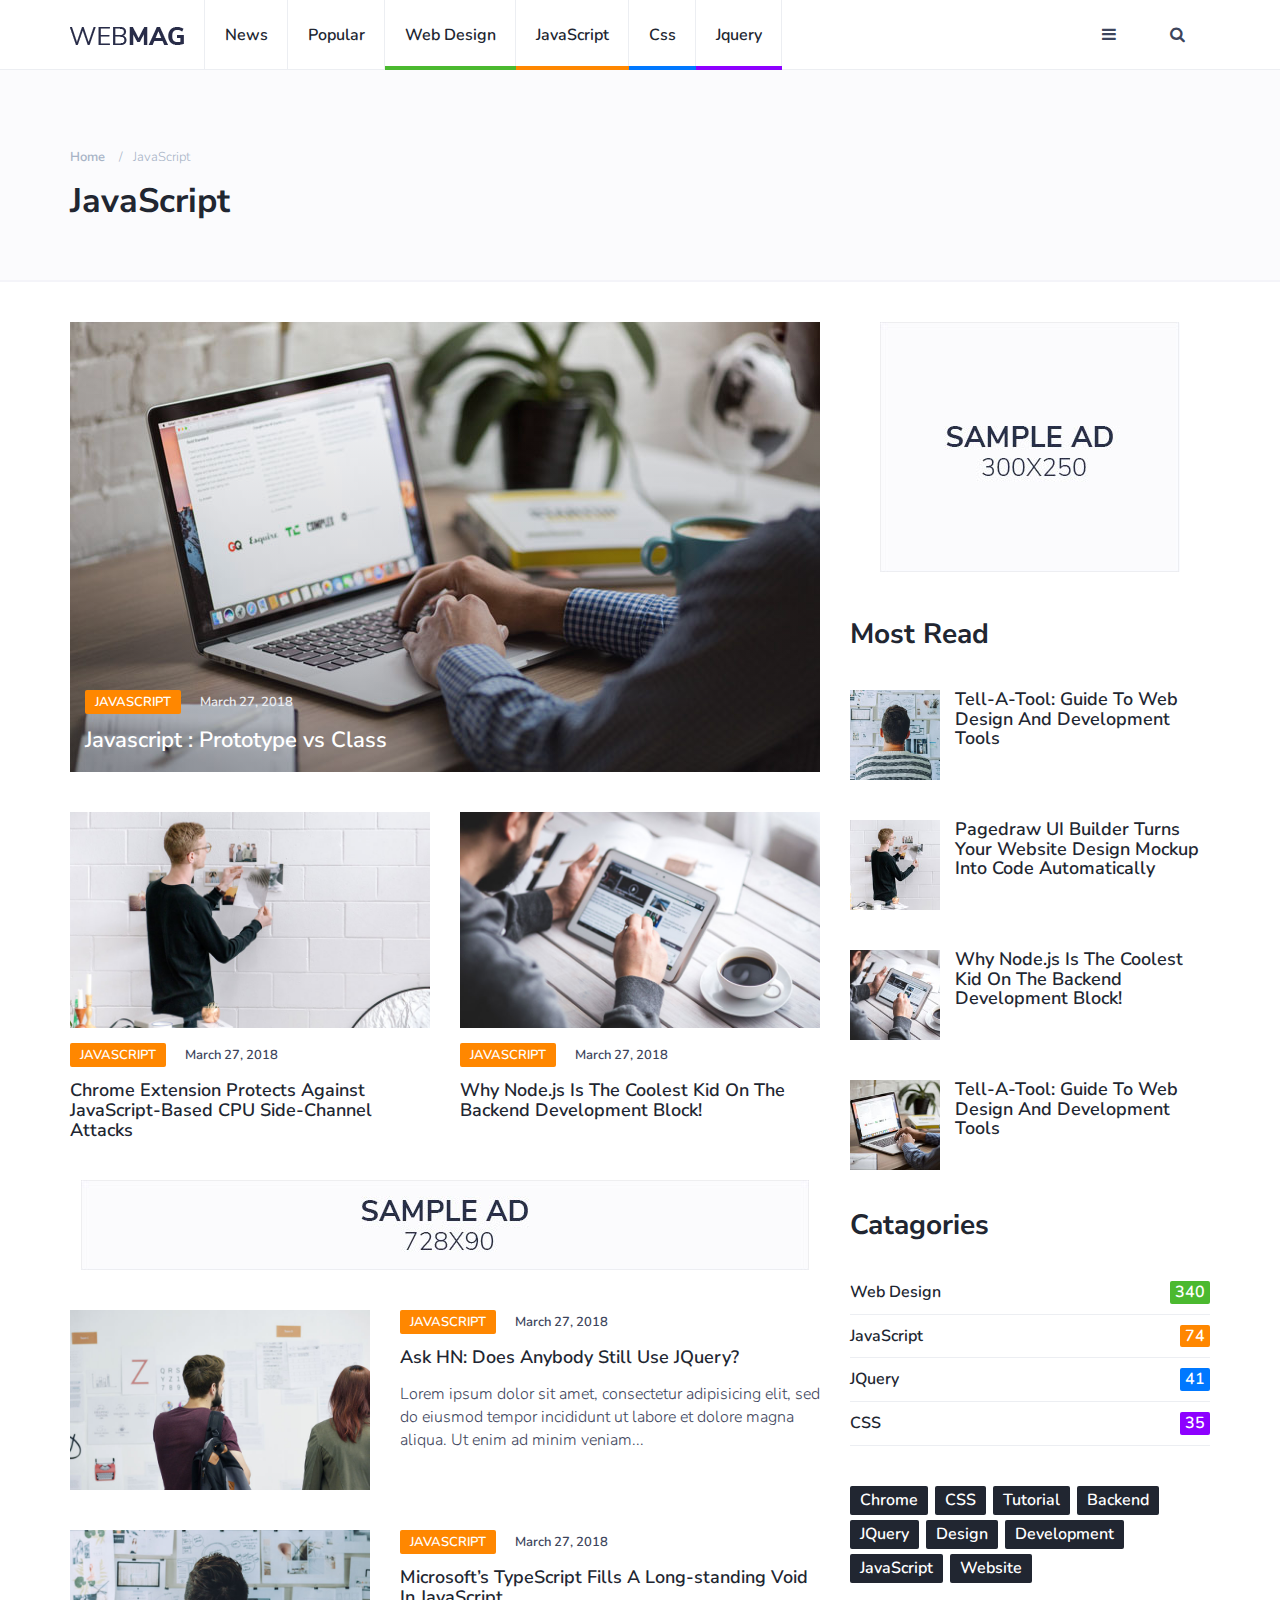
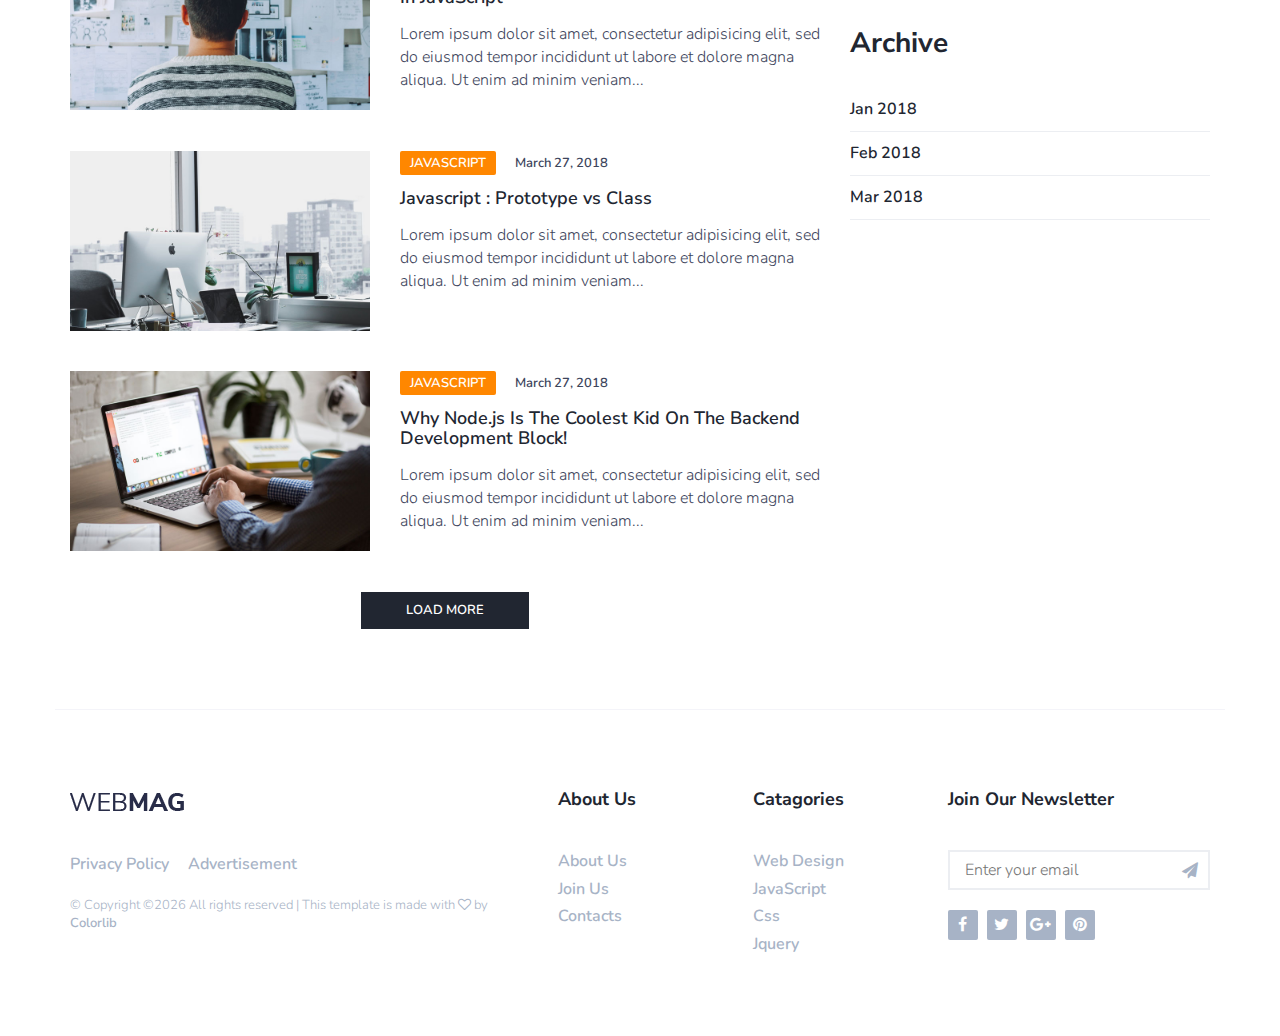
<file: App_Template/source/webmag/webmag/category.html>
<!DOCTYPE html>
<html lang="en">
	<head>
		<meta charset="utf-8">
		<meta http-equiv="X-UA-Compatible" content="IE=edge">
		<meta name="viewport" content="width=device-width, initial-scale=1">
		 <!-- The above 3 meta tags *must* come first in the head; any other head content must come *after* these tags -->

		<title>WebMag HTML Template</title>

		<!-- Google font -->
		<link href="https://fonts.googleapis.com/css?family=Nunito+Sans:700%7CNunito:300,600" rel="stylesheet"> 

		<!-- Bootstrap -->
		<link type="text/css" rel="stylesheet" href="css/bootstrap.min.css"/>

		<!-- Font Awesome Icon -->
		<link rel="stylesheet" href="css/font-awesome.min.css">

		<!-- Custom stlylesheet -->
		<link type="text/css" rel="stylesheet" href="css/style.css"/>

		<!-- HTML5 shim and Respond.js for IE8 support of HTML5 elements and media queries -->
		<!-- WARNING: Respond.js doesn't work if you view the page via file:// -->
		<!--[if lt IE 9]>
		  <script src="https://oss.maxcdn.com/html5shiv/3.7.3/html5shiv.min.js"></script>
		  <script src="https://oss.maxcdn.com/respond/1.4.2/respond.min.js"></script>
		<![endif]-->

    </head>
	<body>
		
		<!-- Header -->
		<header id="header">
			<!-- Nav -->
			<div id="nav">
				<!-- Main Nav -->
				<div id="nav-fixed">
					<div class="container">
						<!-- logo -->
						<div class="nav-logo">
							<a href="index.html" class="logo"><img src="./img/logo.png" alt=""></a>
						</div>
						<!-- /logo -->

						<!-- nav -->
						<ul class="nav-menu nav navbar-nav">
							<li><a href="category.html">News</a></li>
							<li><a href="category.html">Popular</a></li>
							<li class="cat-1"><a href="category.html">Web Design</a></li>
							<li class="cat-2"><a href="category.html">JavaScript</a></li>
							<li class="cat-3"><a href="category.html">Css</a></li>
							<li class="cat-4"><a href="category.html">Jquery</a></li>
						</ul>
						<!-- /nav -->

						<!-- search & aside toggle -->
						<div class="nav-btns">
							<button class="aside-btn"><i class="fa fa-bars"></i></button>
							<button class="search-btn"><i class="fa fa-search"></i></button>
							<div class="search-form">
								<input class="search-input" type="text" name="search" placeholder="Enter Your Search ...">
								<button class="search-close"><i class="fa fa-times"></i></button>
							</div>
						</div>
						<!-- /search & aside toggle -->
					</div>
				</div>
				<!-- /Main Nav -->

				<!-- Aside Nav -->
				<div id="nav-aside">
					<!-- nav -->
					<div class="section-row">
						<ul class="nav-aside-menu">
							<li><a href="index.html">Home</a></li>
							<li><a href="about.html">About Us</a></li>
							<li><a href="#">Join Us</a></li>
							<li><a href="#">Advertisement</a></li>
							<li><a href="contact.html">Contacts</a></li>
						</ul>
					</div>
					<!-- /nav -->

					<!-- widget posts -->
					<div class="section-row">
						<h3>Recent Posts</h3>
						<div class="post post-widget">
							<a class="post-img" href="blog-post.html"><img src="./img/widget-2.jpg" alt=""></a>
							<div class="post-body">
								<h3 class="post-title"><a href="blog-post.html">Pagedraw UI Builder Turns Your Website Design Mockup Into Code Automatically</a></h3>
							</div>
						</div>

						<div class="post post-widget">
							<a class="post-img" href="blog-post.html"><img src="./img/widget-3.jpg" alt=""></a>
							<div class="post-body">
								<h3 class="post-title"><a href="blog-post.html">Why Node.js Is The Coolest Kid On The Backend Development Block!</a></h3>
							</div>
						</div>

						<div class="post post-widget">
							<a class="post-img" href="blog-post.html"><img src="./img/widget-4.jpg" alt=""></a>
							<div class="post-body">
								<h3 class="post-title"><a href="blog-post.html">Tell-A-Tool: Guide To Web Design And Development Tools</a></h3>
							</div>
						</div>
					</div>
					<!-- /widget posts -->

					<!-- social links -->
					<div class="section-row">
						<h3>Follow us</h3>
						<ul class="nav-aside-social">
							<li><a href="#"><i class="fa fa-facebook"></i></a></li>
							<li><a href="#"><i class="fa fa-twitter"></i></a></li>
							<li><a href="#"><i class="fa fa-google-plus"></i></a></li>
							<li><a href="#"><i class="fa fa-pinterest"></i></a></li>
						</ul>
					</div>
					<!-- /social links -->

					<!-- aside nav close -->
					<button class="nav-aside-close"><i class="fa fa-times"></i></button>
					<!-- /aside nav close -->
				</div>
				<!-- Aside Nav -->
			</div>
			<!-- /Nav -->
			
			<!-- Page Header -->
			<div class="page-header">
				<div class="container">
					<div class="row">
						<div class="col-md-10">
							<ul class="page-header-breadcrumb">
								<li><a href="index.html">Home</a></li>
								<li>JavaScript</li>
							</ul>
							<h1>JavaScript</h1>
						</div>
					</div>
				</div>
			</div>
			<!-- /Page Header -->
		</header>
		<!-- /Header -->
		
		<!-- section -->
		<div class="section">
			<!-- container -->
			<div class="container">
				<!-- row -->
				<div class="row">
					<div class="col-md-8">
						<div class="row">
							<!-- post -->
							<div class="col-md-12">
								<div class="post post-thumb">
									<a class="post-img" href="blog-post.html"><img src="./img/post-1.jpg" alt=""></a>
									<div class="post-body">
										<div class="post-meta">
											<a class="post-category cat-2" href="#">JavaScript</a>
											<span class="post-date">March 27, 2018</span>
										</div>
										<h3 class="post-title"><a href="blog-post.html">Javascript : Prototype vs Class</a></h3>
									</div>
								</div>
							</div>
							<!-- /post -->
										
							<!-- post -->
							<div class="col-md-6">
								<div class="post">
									<a class="post-img" href="blog-post.html"><img src="./img/post-4.jpg" alt=""></a>
									<div class="post-body">
										<div class="post-meta">
											<a class="post-category cat-2" href="#">JavaScript</a>
											<span class="post-date">March 27, 2018</span>
										</div>
										<h3 class="post-title"><a href="blog-post.html">Chrome Extension Protects Against JavaScript-Based CPU Side-Channel Attacks</a></h3>
									</div>
								</div>
							</div>
							<!-- /post -->

							<!-- post -->
							<div class="col-md-6">
								<div class="post">
									<a class="post-img" href="blog-post.html"><img src="./img/post-6.jpg" alt=""></a>
									<div class="post-body">
										<div class="post-meta">
											<a class="post-category cat-2" href="#">JavaScript</a>
											<span class="post-date">March 27, 2018</span>
										</div>
										<h3 class="post-title"><a href="blog-post.html">Why Node.js Is The Coolest Kid On The Backend Development Block!</a></h3>
									</div>
								</div>
							</div>
							<!-- /post -->
							
							<div class="clearfix visible-md visible-lg"></div>
							
							<!-- ad -->
							<div class="col-md-12">
								<div class="section-row">
									<a href="#">
										<img class="img-responsive center-block" src="./img/ad-2.jpg" alt="">
									</a>
								</div>
							</div>
							<!-- ad -->
							
							<!-- post -->
							<div class="col-md-12">
								<div class="post post-row">
									<a class="post-img" href="blog-post.html"><img src="./img/post-2.jpg" alt=""></a>
									<div class="post-body">
										<div class="post-meta">
											<a class="post-category cat-2" href="#">JavaScript</a>
											<span class="post-date">March 27, 2018</span>
										</div>
										<h3 class="post-title"><a href="blog-post.html">Ask HN: Does Anybody Still Use JQuery?</a></h3>
										<p>Lorem ipsum dolor sit amet, consectetur adipisicing elit, sed do eiusmod tempor incididunt ut labore et dolore magna aliqua. Ut enim ad minim veniam...</p>
									</div>
								</div>
							</div>
							<!-- /post -->
							
							<!-- post -->
							<div class="col-md-12">
								<div class="post post-row">
									<a class="post-img" href="blog-post.html"><img src="./img/post-5.jpg" alt=""></a>
									<div class="post-body">
										<div class="post-meta">
											<a class="post-category cat-2" href="#">JavaScript</a>
											<span class="post-date">March 27, 2018</span>
										</div>
										<h3 class="post-title"><a href="blog-post.html">Microsoft’s TypeScript Fills A Long-standing Void In JavaScript</a></h3>
										<p>Lorem ipsum dolor sit amet, consectetur adipisicing elit, sed do eiusmod tempor incididunt ut labore et dolore magna aliqua. Ut enim ad minim veniam...</p>
									</div>
								</div>
							</div>
							<!-- /post -->

							<!-- post -->
							<div class="col-md-12">
								<div class="post post-row">
									<a class="post-img" href="blog-post.html"><img src="./img/post-3.jpg" alt=""></a>
									<div class="post-body">
										<div class="post-meta">
											<a class="post-category cat-2" href="#">JavaScript</a>
											<span class="post-date">March 27, 2018</span>
										</div>
										<h3 class="post-title"><a href="blog-post.html">Javascript : Prototype vs Class</a></h3>
										<p>Lorem ipsum dolor sit amet, consectetur adipisicing elit, sed do eiusmod tempor incididunt ut labore et dolore magna aliqua. Ut enim ad minim veniam...</p>
									</div>
								</div>
							</div>
							<!-- /post -->
							
							<!-- post -->
							<div class="col-md-12">
								<div class="post post-row">
									<a class="post-img" href="blog-post.html"><img src="./img/post-1.jpg" alt=""></a>
									<div class="post-body">
										<div class="post-meta">
											<a class="post-category cat-2" href="#">JavaScript</a>
											<span class="post-date">March 27, 2018</span>
										</div>
										<h3 class="post-title"><a href="blog-post.html">Why Node.js Is The Coolest Kid On The Backend Development Block!</a></h3>
										<p>Lorem ipsum dolor sit amet, consectetur adipisicing elit, sed do eiusmod tempor incididunt ut labore et dolore magna aliqua. Ut enim ad minim veniam...</p>
									</div>
								</div>
							</div>
							<!-- /post -->
							
							<div class="col-md-12">
								<div class="section-row">
									<button class="primary-button center-block">Load More</button>
								</div>
							</div>
						</div>
					</div>
					
					<div class="col-md-4">
						<!-- ad -->
						<div class="aside-widget text-center">
							<a href="#" style="display: inline-block;margin: auto;">
								<img class="img-responsive" src="./img/ad-1.jpg" alt="">
							</a>
						</div>
						<!-- /ad -->
						
						<!-- post widget -->
						<div class="aside-widget">
							<div class="section-title">
								<h2>Most Read</h2>
							</div>

							<div class="post post-widget">
								<a class="post-img" href="blog-post.html"><img src="./img/widget-1.jpg" alt=""></a>
								<div class="post-body">
									<h3 class="post-title"><a href="blog-post.html">Tell-A-Tool: Guide To Web Design And Development Tools</a></h3>
								</div>
							</div>

							<div class="post post-widget">
								<a class="post-img" href="blog-post.html"><img src="./img/widget-2.jpg" alt=""></a>
								<div class="post-body">
									<h3 class="post-title"><a href="blog-post.html">Pagedraw UI Builder Turns Your Website Design Mockup Into Code Automatically</a></h3>
								</div>
							</div>

							<div class="post post-widget">
								<a class="post-img" href="blog-post.html"><img src="./img/widget-3.jpg" alt=""></a>
								<div class="post-body">
									<h3 class="post-title"><a href="blog-post.html">Why Node.js Is The Coolest Kid On The Backend Development Block!</a></h3>
								</div>
							</div>

							<div class="post post-widget">
								<a class="post-img" href="blog-post.html"><img src="./img/widget-4.jpg" alt=""></a>
								<div class="post-body">
									<h3 class="post-title"><a href="blog-post.html">Tell-A-Tool: Guide To Web Design And Development Tools</a></h3>
								</div>
							</div>
						</div>
						<!-- /post widget -->
						
						<!-- catagories -->
						<div class="aside-widget">
							<div class="section-title">
								<h2>Catagories</h2>
							</div>
							<div class="category-widget">
								<ul>
									<li><a href="#" class="cat-1">Web Design<span>340</span></a></li>
									<li><a href="#" class="cat-2">JavaScript<span>74</span></a></li>
									<li><a href="#" class="cat-4">JQuery<span>41</span></a></li>
									<li><a href="#" class="cat-3">CSS<span>35</span></a></li>
								</ul>
							</div>
						</div>
						<!-- /catagories -->
						
						<!-- tags -->
						<div class="aside-widget">
							<div class="tags-widget">
								<ul>
									<li><a href="#">Chrome</a></li>
									<li><a href="#">CSS</a></li>
									<li><a href="#">Tutorial</a></li>
									<li><a href="#">Backend</a></li>
									<li><a href="#">JQuery</a></li>
									<li><a href="#">Design</a></li>
									<li><a href="#">Development</a></li>
									<li><a href="#">JavaScript</a></li>
									<li><a href="#">Website</a></li>
								</ul>
							</div>
						</div>
						<!-- /tags -->
						
						<!-- archive -->
						<div class="aside-widget">
							<div class="section-title">
								<h2>Archive</h2>
							</div>
							<div class="archive-widget">
								<ul>
									<li><a href="#">Jan 2018</a></li>
									<li><a href="#">Feb 2018</a></li>
									<li><a href="#">Mar 2018</a></li>
								</ul>
							</div>
						</div>
						<!-- /archive -->
					</div>
				</div>
				<!-- /row -->
			</div>
			<!-- /container -->
		</div>
		<!-- /section -->

		<!-- Footer -->
		<footer id="footer">
			<!-- container -->
			<div class="container">
				<!-- row -->
				<div class="row">
					<div class="col-md-5">
						<div class="footer-widget">
							<div class="footer-logo">
								<a href="index.html" class="logo"><img src="./img/logo.png" alt=""></a>
							</div>
							<ul class="footer-nav">
								<li><a href="#">Privacy Policy</a></li>
								<li><a href="#">Advertisement</a></li>
							</ul>
							<div class="footer-copyright">
								<span>&copy; <!-- Link back to Colorlib can't be removed. Template is licensed under CC BY 3.0. -->
Copyright &copy;<script>document.write(new Date().getFullYear());</script> All rights reserved | This template is made with <i class="fa fa-heart-o" aria-hidden="true"></i> by <a href="https://colorlib.com" target="_blank">Colorlib</a>
<!-- Link back to Colorlib can't be removed. Template is licensed under CC BY 3.0. --></span>
							</div>
						</div>
					</div>

					<div class="col-md-4">
						<div class="row">
							<div class="col-md-6">
								<div class="footer-widget">
									<h3 class="footer-title">About Us</h3>
									<ul class="footer-links">
										<li><a href="about.html">About Us</a></li>
										<li><a href="#">Join Us</a></li>
										<li><a href="contact.html">Contacts</a></li>
									</ul>
								</div>
							</div>
							<div class="col-md-6">
								<div class="footer-widget">
									<h3 class="footer-title">Catagories</h3>
									<ul class="footer-links">
										<li><a href="category.html">Web Design</a></li>
										<li><a href="category.html">JavaScript</a></li>
										<li><a href="category.html">Css</a></li>
										<li><a href="category.html">Jquery</a></li>
									</ul>
								</div>
							</div>
						</div>
					</div>

					<div class="col-md-3">
						<div class="footer-widget">
							<h3 class="footer-title">Join our Newsletter</h3>
							<div class="footer-newsletter">
								<form>
									<input class="input" type="email" name="newsletter" placeholder="Enter your email">
									<button class="newsletter-btn"><i class="fa fa-paper-plane"></i></button>
								</form>
							</div>
							<ul class="footer-social">
								<li><a href="#"><i class="fa fa-facebook"></i></a></li>
								<li><a href="#"><i class="fa fa-twitter"></i></a></li>
								<li><a href="#"><i class="fa fa-google-plus"></i></a></li>
								<li><a href="#"><i class="fa fa-pinterest"></i></a></li>
							</ul>
						</div>
					</div>

				</div>
				<!-- /row -->
			</div>
			<!-- /container -->
		</footer>
		<!-- /Footer -->

		<!-- jQuery Plugins -->
		<script src="js/jquery.min.js"></script>
		<script src="js/bootstrap.min.js"></script>
		<script src="js/main.js"></script>

	</body>
</html>
</file>
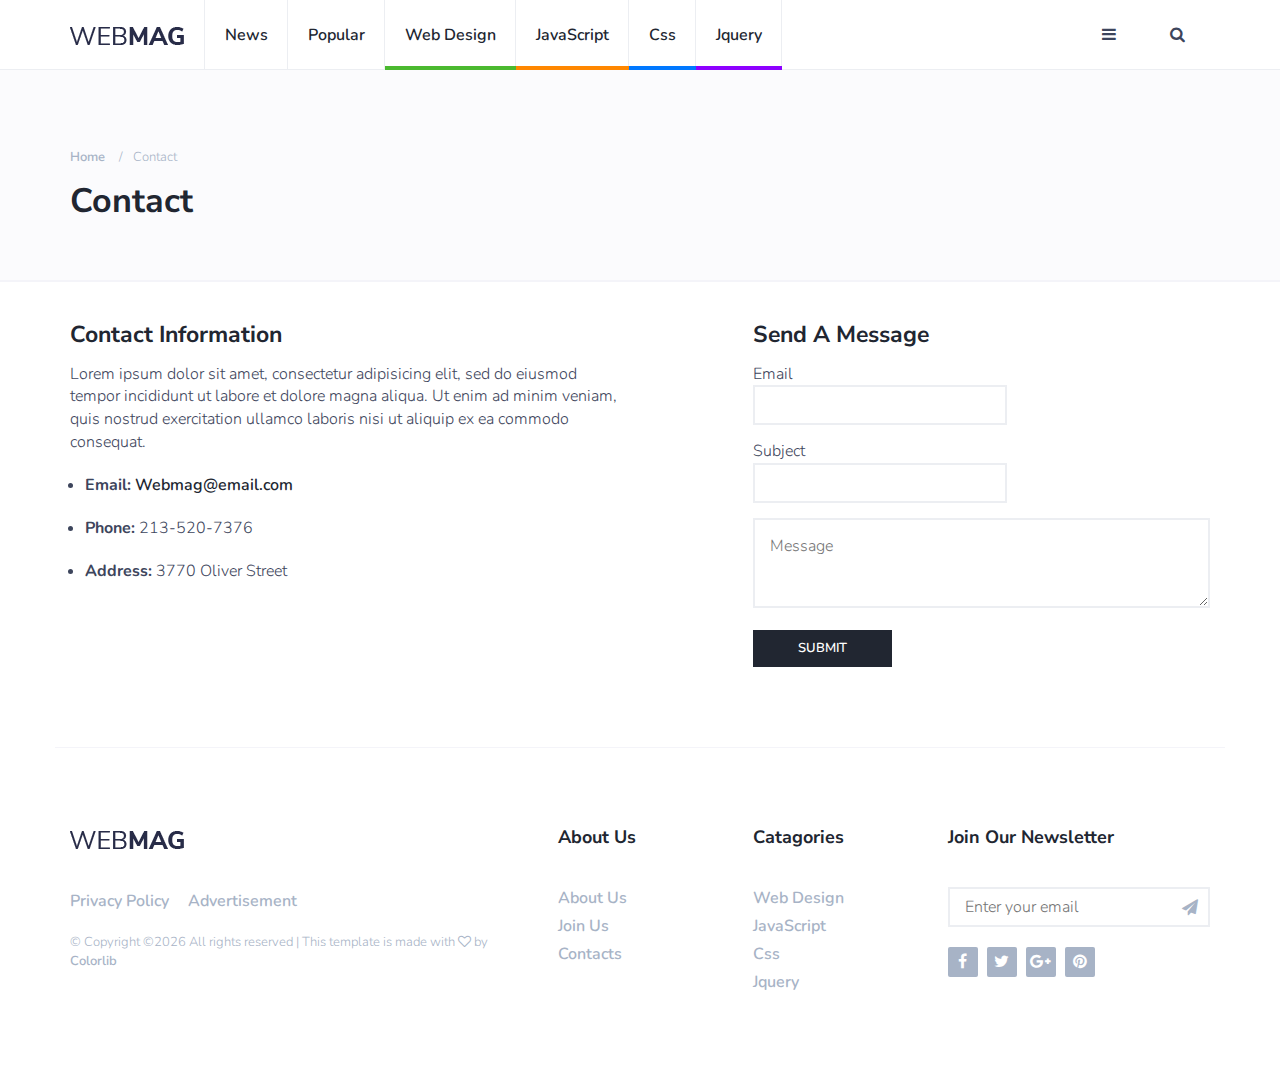
<file: App_Template/source/webmag/webmag/contact.html>
<!DOCTYPE html>
<html lang="en">
	<head>
		<meta charset="utf-8">
		<meta http-equiv="X-UA-Compatible" content="IE=edge">
		<meta name="viewport" content="width=device-width, initial-scale=1">
		 <!-- The above 3 meta tags *must* come first in the head; any other head content must come *after* these tags -->

		<title>WebMag HTML Template</title>

		<!-- Google font -->
		<link href="https://fonts.googleapis.com/css?family=Nunito+Sans:700%7CNunito:300,600" rel="stylesheet"> 

		<!-- Bootstrap -->
		<link type="text/css" rel="stylesheet" href="css/bootstrap.min.css"/>

		<!-- Font Awesome Icon -->
		<link rel="stylesheet" href="css/font-awesome.min.css">

		<!-- Custom stlylesheet -->
		<link type="text/css" rel="stylesheet" href="css/style.css"/>

		<!-- HTML5 shim and Respond.js for IE8 support of HTML5 elements and media queries -->
		<!-- WARNING: Respond.js doesn't work if you view the page via file:// -->
		<!--[if lt IE 9]>
		  <script src="https://oss.maxcdn.com/html5shiv/3.7.3/html5shiv.min.js"></script>
		  <script src="https://oss.maxcdn.com/respond/1.4.2/respond.min.js"></script>
		<![endif]-->

    </head>
	<body>
		
		<!-- Header -->
		<header id="header">
			<!-- Nav -->
			<div id="nav">
				<!-- Main Nav -->
				<div id="nav-fixed">
					<div class="container">
						<!-- logo -->
						<div class="nav-logo">
							<a href="index.html" class="logo"><img src="./img/logo.png" alt=""></a>
						</div>
						<!-- /logo -->

						<!-- nav -->
						<ul class="nav-menu nav navbar-nav">
							<li><a href="category.html">News</a></li>
							<li><a href="category.html">Popular</a></li>
							<li class="cat-1"><a href="category.html">Web Design</a></li>
							<li class="cat-2"><a href="category.html">JavaScript</a></li>
							<li class="cat-3"><a href="category.html">Css</a></li>
							<li class="cat-4"><a href="category.html">Jquery</a></li>
						</ul>
						<!-- /nav -->

						<!-- search & aside toggle -->
						<div class="nav-btns">
							<button class="aside-btn"><i class="fa fa-bars"></i></button>
							<button class="search-btn"><i class="fa fa-search"></i></button>
							<div class="search-form">
								<input class="search-input" type="text" name="search" placeholder="Enter Your Search ...">
								<button class="search-close"><i class="fa fa-times"></i></button>
							</div>
						</div>
						<!-- /search & aside toggle -->
					</div>
				</div>
				<!-- /Main Nav -->

				<!-- Aside Nav -->
				<div id="nav-aside">
					<!-- nav -->
					<div class="section-row">
						<ul class="nav-aside-menu">
							<li><a href="index.html">Home</a></li>
							<li><a href="about.html">About Us</a></li>
							<li><a href="#">Join Us</a></li>
							<li><a href="#">Advertisement</a></li>
							<li><a href="contact.html">Contacts</a></li>
						</ul>
					</div>
					<!-- /nav -->

					<!-- widget posts -->
					<div class="section-row">
						<h3>Recent Posts</h3>
						<div class="post post-widget">
							<a class="post-img" href="blog-post.html"><img src="./img/widget-2.jpg" alt=""></a>
							<div class="post-body">
								<h3 class="post-title"><a href="blog-post.html">Pagedraw UI Builder Turns Your Website Design Mockup Into Code Automatically</a></h3>
							</div>
						</div>

						<div class="post post-widget">
							<a class="post-img" href="blog-post.html"><img src="./img/widget-3.jpg" alt=""></a>
							<div class="post-body">
								<h3 class="post-title"><a href="blog-post.html">Why Node.js Is The Coolest Kid On The Backend Development Block!</a></h3>
							</div>
						</div>

						<div class="post post-widget">
							<a class="post-img" href="blog-post.html"><img src="./img/widget-4.jpg" alt=""></a>
							<div class="post-body">
								<h3 class="post-title"><a href="blog-post.html">Tell-A-Tool: Guide To Web Design And Development Tools</a></h3>
							</div>
						</div>
					</div>
					<!-- /widget posts -->

					<!-- social links -->
					<div class="section-row">
						<h3>Follow us</h3>
						<ul class="nav-aside-social">
							<li><a href="#"><i class="fa fa-facebook"></i></a></li>
							<li><a href="#"><i class="fa fa-twitter"></i></a></li>
							<li><a href="#"><i class="fa fa-google-plus"></i></a></li>
							<li><a href="#"><i class="fa fa-pinterest"></i></a></li>
						</ul>
					</div>
					<!-- /social links -->

					<!-- aside nav close -->
					<button class="nav-aside-close"><i class="fa fa-times"></i></button>
					<!-- /aside nav close -->
				</div>
				<!-- Aside Nav -->
			</div>
			<!-- /Nav -->
			
			<!-- Page Header -->
			<div class="page-header">
				<div class="container">
					<div class="row">
						<div class="col-md-10">
							<ul class="page-header-breadcrumb">
								<li><a href="index.html">Home</a></li>
								<li>Contact</li>
							</ul>
							<h1>Contact</h1>
						</div>
					</div>
				</div>
			</div>
			<!-- /Page Header -->
		</header>
		<!-- /Header -->

		<!-- section -->
		<div class="section">
			<!-- container -->
			<div class="container">
				<!-- row -->
				<div class="row">
					<div class="col-md-6">
						<div class="section-row">
							<h3>Contact Information</h3>
							<p>Lorem ipsum dolor sit amet, consectetur adipisicing elit, sed do eiusmod tempor incididunt ut labore et dolore magna aliqua. Ut enim ad minim veniam, quis nostrud exercitation ullamco laboris nisi ut aliquip ex ea commodo consequat.</p>
							<ul class="list-style">
								<li><p><strong>Email:</strong> <a href="#">Webmag@email.com</a></p></li>
								<li><p><strong>Phone:</strong> 213-520-7376</p></li>
								<li><p><strong>Address:</strong> 3770 Oliver Street</p></li>
							</ul>
						</div>
					</div>
					<div class="col-md-5 col-md-offset-1">
						<div class="section-row">
							<h3>Send A Message</h3>
							<form>
								<div class="row">
									<div class="col-md-7">
										<div class="form-group">
											<span>Email</span>
											<input class="input" type="email" name="email">
										</div>
									</div>
									<div class="col-md-7">
										<div class="form-group">
											<span>Subject</span>
											<input class="input" type="text" name="subject">
										</div>
									</div>
									<div class="col-md-12">
										<div class="form-group">
											<textarea class="input" name="message" placeholder="Message"></textarea>
										</div>
										<button class="primary-button">Submit</button>
									</div>
								</div>
							</form>
						</div>
					</div>
				</div>
				<!-- /row -->
			</div>
			<!-- /container -->
		</div>
		<!-- /section -->

		<!-- Footer -->
		<footer id="footer">
			<!-- container -->
			<div class="container">
				<!-- row -->
				<div class="row">
					<div class="col-md-5">
						<div class="footer-widget">
							<div class="footer-logo">
								<a href="index.html" class="logo"><img src="./img/logo.png" alt=""></a>
							</div>
							<ul class="footer-nav">
								<li><a href="#">Privacy Policy</a></li>
								<li><a href="#">Advertisement</a></li>
							</ul>
							<div class="footer-copyright">
								<span>&copy; <!-- Link back to Colorlib can't be removed. Template is licensed under CC BY 3.0. -->
Copyright &copy;<script>document.write(new Date().getFullYear());</script> All rights reserved | This template is made with <i class="fa fa-heart-o" aria-hidden="true"></i> by <a href="https://colorlib.com" target="_blank">Colorlib</a>
<!-- Link back to Colorlib can't be removed. Template is licensed under CC BY 3.0. --></span>
							</div>
						</div>
					</div>

					<div class="col-md-4">
						<div class="row">
							<div class="col-md-6">
								<div class="footer-widget">
									<h3 class="footer-title">About Us</h3>
									<ul class="footer-links">
										<li><a href="about.html">About Us</a></li>
										<li><a href="#">Join Us</a></li>
										<li><a href="contact.html">Contacts</a></li>
									</ul>
								</div>
							</div>
							<div class="col-md-6">
								<div class="footer-widget">
									<h3 class="footer-title">Catagories</h3>
									<ul class="footer-links">
										<li><a href="category.html">Web Design</a></li>
										<li><a href="category.html">JavaScript</a></li>
										<li><a href="category.html">Css</a></li>
										<li><a href="category.html">Jquery</a></li>
									</ul>
								</div>
							</div>
						</div>
					</div>

					<div class="col-md-3">
						<div class="footer-widget">
							<h3 class="footer-title">Join our Newsletter</h3>
							<div class="footer-newsletter">
								<form>
									<input class="input" type="email" name="newsletter" placeholder="Enter your email">
									<button class="newsletter-btn"><i class="fa fa-paper-plane"></i></button>
								</form>
							</div>
							<ul class="footer-social">
								<li><a href="#"><i class="fa fa-facebook"></i></a></li>
								<li><a href="#"><i class="fa fa-twitter"></i></a></li>
								<li><a href="#"><i class="fa fa-google-plus"></i></a></li>
								<li><a href="#"><i class="fa fa-pinterest"></i></a></li>
							</ul>
						</div>
					</div>

				</div>
				<!-- /row -->
			</div>
			<!-- /container -->
		</footer>
		<!-- /Footer -->

		<!-- jQuery Plugins -->
		<script src="js/jquery.min.js"></script>
		<script src="js/bootstrap.min.js"></script>
		<script src="js/main.js"></script>

	</body>
</html>
</file>
<file: css/style.css>
* {
    -webkit-box-sizing: border-box;
    -moz-box-sizing: border-box;
    box-sizing: border-box;
}
/*==ClearFix==*/
.clearfix {
    overflow: auto;
}
.clearfix::after {
    content: "";
    clear: both;
    display: table;
}
/*==Hearder CSS==*/
.header {
    max-height: 170px;
    height:170px;
    padding:50px 0;
}
.header .logo {

}
.header nav.main-menu {

}
.header nav.main-menu ul {
    list-style-type: none;
    margin:0;
    padding:0;
    float:right;
}
.header nav.main-menu ul li {
    /*float:left;*/
    display:inline-block;
}
.header nav.main-menu ul li a {
    padding:25px;
    font-size:20px;
    color:#9c9c9c;
}
.header nav.main-menu ul li a i{
    font-size:12px;
    color:#9c9c9c;
}


/*==Banner CSS==*/
.banner {
    margin-top:-170px;
    height:936px;
    width:100%;
    background-image: url("../images/banner.jpg");
    background-position: top center;
    display:table;
}
.banner h1 {
    font-size:83px;
    color:#000000;
    text-align:center;
    /*line-height:936px;*/
    vertical-align: middle;
    display:table-cell;
}
.banner h1 span {
    color:#f66c27;
}
/*==Main Content==*/
.main-content {
    width:100%;
}
/*==Content-1==*/
    /*==Content-1-picture==*/
    .main-content .content-1 {
        width:100%;
        padding-top:75px;
        padding-left:50px;
    }
    .main-content .content-1-pic {
    }
    .content-1 .content-1-pic img.pic-1 {
        width:90%;
        border: 5px solid white;
        box-shadow: 20px 20px 10px #e9e9e9;
    }
    .content-1 .content-1-pic img.pic-2 {
        width:50%;
        margin-top:-140px;
        margin-left:266px;
        border: 5px solid white;
        box-shadow: 20px 20px 10px #e9e9e9;
    }
    .main-content .content-1-text {
    }
    /*==Content-1-text==*/
    .content-1-text {
    }
    .content-1-text h2 {
        color:#222222;
        font-size:45px;
        font-weight: 500;
    }
    .content-1-text .sub-menu-intro ul {
        text-decoration: none;
        list-style-type: none;
    }
    .content-1-text .sub-menu-intro ul li {
        display:inline-block;
    }
    .content-1-text .sub-menu-intro ul li a {
        color:#ff7b38;
        font-size:25px;
    }
    .content-1-text .sub-menu-intro ul li {
        margin-left:80px;
        line-height:40px;
    }
    .content-1-text .sub-menu-intro ul li:first-of-type {
        margin-left:-40px ;
    }
    .content-1-text p {
        color:#888888;
        margin-right:50px;
        font-size:15px;
    }

    .content-1-text button {
        margin-top:50px;
        background: #f48146;
        color:#fef1ec;
        display:block;
        padding:8px 30px;
        border-radius: 32px;
        outline: none;
        font-size:18px;
    }
/*==Content-2==*/
    .content-2 {
        width:100%;
        margin-top:80px;
        margi-bottom:50px;
    }
    .content-2  h2 {
        line-height:100px;
        color:#000000;
        margin-left:50px;
        font-size: 45px;
    }
    /*==Content-2-sub==*/
    .content-2 .content-2-sub {
    }
    .content-2 .content-2-sub .icon {
        width:60px;
        height:60px;
        margin:30px auto;
    }
    .content-2 .content-2-sub .icon i {
        text-align:center;
        line-height:60px;
        font-size: 60px;
        color:#404040;
    }
    .content-2 .content-2-sub h4 {
        text-align:center;
        color:#333333;
        font-size: 25px;
    }
    .content-2 .content-2-sub p {
        margin:0 auto;
        text-align: center;
        width:280px;
        color:#9b9b9b;
        margin-top:20px;
        padding:20px;
        font-size:15px;

    }
    .content-2 .content-2-sub:hover {
        box-shadow: 20px 20px 10px #edebeb;
    }
    .content-2 .content-2-sub:hover .icon i {
        color:#ff9c6a;
    }

    /*==Content-3==*/
    .content-3 {
        width:100%;
        padding-top:20px;
    }
    .content-3 h1 {
        text-align:center;
        font-size: 45px;
        color:#000000;
    }
    .content-3  p {
        margin: 10px auto;
        font-size:15px;
        color:#bdbdbd;
        text-align:center;
        margin:50px auto;
        width:80%;
        text-indent: 5px;
    }
    .content-3  img {
        width:100%;
    }
    /*==Content-4==*/
    .content-4 {
        width:100%;
        height:360px;
        background: linear-gradient(to right,#ff7b38,#f9915c);
    }
    .content-4  h4 {
        text-align: center;
        font-size:30px;
        color:#ffffff;
        padding: 90px;
    }
    .content-4 .subcriber {
        position:relative;
        font-size:200px;
        font-weight:bold;
        color:#f99969;
        z-index:1;
        text-transform:uppercase;
        top:-180px;
        text-align:center;
    }
    .content-4 .subcriber form[name="email"] {
        display:inline-block;
        position:absolute;
        z-index:2;
        top:-55px;
        left:0px;
    }
    .content-4 .subcriber input[name="email"] {
        width:500px;
        height:40px;
        border-radius: 30px;
        margin-left:350px;
        margin-top:-50px;
        border:3px solid white;
        padding-left:30px;
        background: #f3f2f2;
        font-size:18px;
    }
    .content-4 .subcriber input[name="submit"] {
        width:150px;
        height:40px;
        border-radius: 30px;
        text-align:center;
        background: #f48146;
        color:#ffffff;
        font-size:15px;
        border:none;
        box-shadow: 2px 2px 2px #888888;
    }
    /*==Content-5==*/
    .content-5 {
        background:#f8f8f8;
        width:100%;
        margin-top:0px;
        padding-bottom:80px;
    }
    .content-5 h4 {
        padding:40px 0 20px 0;
        color:#010101;
        font-size:45px;
        text-align:center;
    }
    .content-5 img {
        width:75px;
        height:75px;
        display:block;
        margin:0 auto;
    }
    .content-5  p {
        width:820px;
        text-indent:10px;
        margin:0 auto;
        text-align:center;
        color:#888888;
        font-size:15px;
    }
    .content-5 .client-name {
        margin-top:20px;
        text-align:center;
        line-height:30px;
        color:#faac8a;
        font-size:15px;
    }
    .content-5 .client-job {
        text-align:center;
        color:#888888;
        font-size:15px;
    }

    /*==Content-6==*/
    .content-6  {
        width:100%;
        margin-top:80px;
    }
    /*==First-col==*/
    .content-6 .first-col {
        height:670px;
    }
    .content-6 .first-col h4 {
        font-size:45px;
        color:#000000;
    }
    .content-6 .first-col > div {
        font-size:15px;
    }
    .content-6 .first-col > div > p:first-of-type {
        color:#f58b59;
        margin-top:40px;
    }
    .content-6 .first-col > div > p:last-of-type {
        color:#adadad;
    }
    .content-6 .first-col > button {
        display:block;
        width:180px;
        height:55px;
        border-radius: 30px;
        color:#ffffff;
        background:#f48146;
        text-align:center;
        outline:none;
        border:none;
        margin-top:40px;
        margin-bottom:70px;
    }
    .content-6 .first-col > img {
        border:5px solid white;
        box-shadow: 20px 20px 10px #f9f9f9;
        width:100%;
    }
    /*==Second-col==*/
    .content-6 .second-col {
    }
    .content-6 .second-col img {
        width:100%;
        height:96%;
        border:5px solid white;
        box-shadow: 20px 20px 10px #f9f9f9;
    }
    /*==Third-col==*/
    .content-6 .third-col {

    }
    .content-6 .third-col img:first-of-type {
        border:5px solid white;
        box-shadow: 20px 20px 10px #f9f9f9;
        width:100%;
        height:45%;
    }
    .content-6 .third-col img:last-of-type {
        border:5px solid white;
        box-shadow: 20px 20px 10px #f9f9f9;
        margin-top:12%;
        width:100%;
        height:45%;
    }
/*==Footer CSS==*/
.footer {
    margin-top:80px;
    background: linear-gradient(to right, #f66c27 50%, #ffffff 50%);
}
.footer .contact-form {
    background:#f66c27;
    box-sizing:border-box;
    -moz-box-sizing:border-box;
    -webkit-box-sizing:border-box;
    height:700px;
}
.footer .contact-form .content-form {
    background:#ffffff;
    padding:60px;
    margin-top:140px;
    margin-right:100px;

}
.content-form input,textarea {
    border:none;
    border-bottom:1px solid #8c8c8c;
    width:100%;
    font-size:15px;
    color:#777777;
}
.content-form input[type="text"]{
    padding:5px;
}

.first-row input {
    width:40%;
}
.first-row:after {
    content:"";
    clear:both;
}
.first-row input[name="email"] {
    float:right;
}
.content-form input:focus,textarea:focus {
    outline:none;
}
.contact-form-row {
    margin-bottom:20px;
}
.submit-row {
    text-align:center;
    font-size: 18px;
}
.contact-form-row input[name="submit"] {
    background:#f48146;
    color: #ffffff;
    display:inline-block;
    width:auto;
    border-radius: 30px;
    width:150px;
    height:40px;
}

.footer .contact-info {
    -webkit-box-sizing: border-box;
    -moz-box-sizing: border-box;
    box-sizing: border-box;
    height:700px;
    padding-left:100px;
}
.contact-info h3 {
    margin-top:108px;
    font-size:45px;
}
.contact-line-info {
    padding:20px 0;
}
.contact-line-info h4 {
    color:#333333;
    font-size:25px;
}
.contact-line-info p span {
    color:#f48146;
    background: #ffffff;
}

.contact-info p {
    font-size:15px;
    max-width:300px;
}
.footer .social-icon i {
    width:40px;
    height:40px;
    border-radius: 50%;
    background: #bbbbbb;
    text-align:center;
    line-height:40px;
    color: #ffffff;
    margin-right:20px;
}
.footer .social-icon i:hover {
    background: #2faaf1;
}
</file>
<file: App_Template/source/webmag/webmag/css/style.css>
/* 
Template Name: WebMag Html Template

Author: yaminncco

Colors:
	Body : #3d455c
	Headers : #212631
	Primary : #212631 #4BB92F #ff8700 #0078ff #8d00ff
	Dark : #212631
	Grey : #eceef2 #a7b3c6 #fbfbfd

Fonts: Nunito & Nunito-Sans

Table OF Contents
------------------------------------
GENERAL
NAVIGATION
HEADER
POST
POST PAGE
ASIDE
FOOTER
RESPONSIVE
------------------------------------*/
/*=========================================================
	GENERAL
===========================================================*/
/*----------------------------*\
	typography
\*----------------------------*/
 body {
     font-family: 'Nunito', sans-serif;
     font-size: 16px;
     font-weight: 300;
     color: #3d455c;
     margin: 0;
     padding: 0;
     overflow-x: hidden;
}
 h1, h2, h3, h4, h5, h6 {
     font-family: 'Nunito Sans', sans-serif;
     font-weight: 700;
     color: #212631;
     margin: 0px 0px 15px;
}
 h1 {
     font-size: 34px;
}
 h2 {
     font-size: 28px;
}
 h3 {
     font-size: 23px;
}
 h4 {
     font-size: 16px;
}
 a {
     font-weight: 600;
     color: #212631;
     text-decoration: none;
}
 a:hover, a:focus{
     color: #212631;
     text-decoration: underline;
     outline: none;
}
 p {
     margin: 0px 0px 20px;
}
 ul,ol{
     margin: 0;
     padding: 0;
     list-style: none 
}
 ul.list-style, ol.list-style {
     padding-left: 15px;
     margin-bottom: 10px;
}
 ul.list-style {
     list-style-type: disc;
}
 ol.list-style {
     list-style-type: decimal;
}
 blockquote.blockquote {
     position:relative;
     border-left:0;
     font-weight:600;
     margin-bottom:10px;
	 padding: 20px;
}
 blockquote.blockquote:before {
     content: "``";
     font-family: 'Nunito Sans', sans-serif;
     display: block;
     position: absolute;
     left: -5px;
     top: 5px;
     font-size: 240px;
     line-height: 200px;
     color: #eceef2;
     letter-spacing: -30px;
     z-index: -2;
}
 figure.figure-img {
     margin-bottom:20px;
}
 figure.figure-img figcaption {
     padding-top:5px;
     font-size: 13px;
     font-weight:600;
}
 .input {
     height: 40px;
     border: 2px solid #eceef2;
     width: 100%;
     padding: 0px 15px;
     -webkit-transition: 0.2s border;
     transition: 0.2s border;
}
 .input:focus {
     border-color: #3d455c;
}
 textarea.input {
     height: 90px;
     padding: 15px;
}
 .primary-button {
     padding: 9px 45px;
     border: none;
     background-color: #212631;
     font-weight: 600;
     text-transform: uppercase;
     font-size: 13px;
     color: #fff;
     -webkit-transition: 0.2s opacity;
     transition: 0.2s opacity;
}
 .primary-button:hover,.primary-button:focus {
     color: #fff;
     opacity: 0.9;
}
 .section {
     padding-top: 40px;
}
 .section.section-grey {
     background-color: #fbfbfd;
     border-bottom: 1px solid #eceef2;
     border-top: 1px solid #eceef2;
}
 .section .section-title {
     margin-bottom: 40px;
}
 .section .section-title h2 {
     text-transform: capitalize;
     font-size: 28px;
}
 .section-row {
     margin-bottom:40px;
}
/*=========================================================
	NAVIGATION
===========================================================*/
 #nav {
     height: 70px;
}
 #nav:after {
     content: "";
     position: fixed;
     left: 0;
     right: 0;
     bottom: 0;
     top: 0;
     background-color: rgba(33, 38, 49, 0.5);
     z-index: 90;
     opacity: 0;
     visibility: hidden;
     -webkit-transition: 0.2s all;
     transition: 0.2s all;
}
 #nav.shadow-active:after {
     opacity: 1;
     visibility: visible;
}
 #nav-fixed {
     position: fixed;
     left: 0;
     right: 0;
     top: 0;
     z-index: 90;
     background-color: #FFF;
     -webkit-box-shadow: 0px -1px 0px 0px #eceef2 inset;
     box-shadow: 0px -1px 0px 0px #eceef2 inset;
}
 #nav-fixed.slide-down {
     -webkit-animation: slide-down 0.3s;
     animation: slide-down 0.3s;
}
 #nav-fixed.slide-up {
     -webkit-animation: slide-up 0.3s;
     animation: slide-up 0.3s;
     -webkit-animation-fill-mode: forwards;
     animation-fill-mode: forwards;
}
 @-webkit-keyframes slide-down {
     from {
         -webkit-transform:translateY(-100%);
         transform:translateY(-100%);
    }
     to {
         -webkit-transform:translateY(0%);
         transform:translateY(0%);
    }
}
 @keyframes slide-down {
     from {
         -webkit-transform:translateY(-100%);
         transform:translateY(-100%);
    }
     to {
         -webkit-transform:translateY(0%);
         transform:translateY(0%);
    }
}
 @-webkit-keyframes slide-up {
     from {
         -webkit-transform:translateY(0%);
         transform:translateY(0%);
    }
     to {
         -webkit-transform:translateY(-100%);
         transform:translateY(-100%);
    }
}
 @keyframes slide-up {
     from {
         -webkit-transform:translateY(0%);
         transform:translateY(0%);
    }
     to {
         -webkit-transform:translateY(-100%);
         transform:translateY(-100%);
    }
}
 #nav .container {
     position: relative;
}
/*----------------------------*\
	logo
\*----------------------------*/
 .nav-logo {
     float:left;
}
 .nav-logo .logo {
     line-height: 70px;
     display:inline-block;
}
 .nav-logo .logo > img {
     width: 100%;
     max-height: 70px;
}
/*----------------------------*\
	menu
\*----------------------------*/
 .nav-menu {
     margin-left: 20px;
}
 .nav-menu li a {
     position: relative;
     padding: 25px 20px;
     text-transform: capitalize;
     -webkit-box-shadow: -1px 0px 0px 0px #eceef2 inset;
     box-shadow: -1px 0px 0px 0px #eceef2 inset;
     -webkit-transition: 0.2s color;
     transition: 0.2s color;
}
 .nav-menu li:first-child a {
     border-left: 1px solid #eceef2;
}
 .nav-menu li a:after {
     content: '';
     position: absolute;
     left: 0;
     right: 0;
     bottom: 0px;
     width: 100%;
     height: 4px;
     -webkit-transition: 0.2s width;
     transition: 0.2s width;
}
 .nav-menu li.cat-1 a:after {
     background-color: #4BB92F;
}
 .nav-menu li.cat-2 a:after {
     background-color: #ff8700;
}
 .nav-menu li.cat-3 a:after {
     background-color: #0078ff;
}
 .nav-menu li.cat-4 a:after {
     background-color: #8d00ff;
}
 .nav-menu li a:hover, .nav-menu li a:focus {
     background-color: transparent;
     text-decoration: none;
}
 .nav-menu li.cat-1 a:hover, .nav-menu li.cat-1 a:focus {
     color: #4BB92F;
}
 .nav-menu li.cat-2 a:hover, .nav-menu li.cat-2 a:focus {
     color: #ff8700;
}
 .nav-menu li.cat-3 a:hover, .nav-menu li.cat-3 a:focus {
     color: #0078ff;
}
 .nav-menu li.cat-4 a:hover, .nav-menu li.cat-4 a:focus {
     color: #8d00ff;
}
/*----------------------------*\
	search
\*----------------------------*/
 .nav-btns {
     float:right;
}
 .nav-btns > button {
     padding: 25px 25px;
     border: none;
     line-height: 20px;
     background: transparent;
}
 .nav-btns .search-form {
     position: absolute;
     left: 0;
     right: 0;
     top: 0;
     bottom: 0px;
     padding: 0px 15px;
     opacity: 0;
     visibility: hidden;
     -webkit-transition: 0.3s all;
     transition: 0.3s all;
}
 .nav-btns .search-form.active {
     opacity: 1;
     visibility: visible;
}
 .nav-btns .search-form .search-input {
     height: 100%;
     width: 100%;
     border: none;
     background: #FFF;
     padding: 0px;
     font-weight: 600;
}
 .nav-btns .search-form .search-close {
     position: absolute;
     top: 50%;
     right: 15px;
     -webkit-transform: translateY(-50%);
     -ms-transform: translateY(-50%);
     transform: translateY(-50%);
     border: none;
     background: transparent;
     line-height: 20px;
     color: #212631;
     font-size: 22px;
     padding: 0;
}
/*----------------------------*\
	nav aside
\*----------------------------*/
 #nav-aside {
     position: fixed;
     right: 0;
     top: 0;
     bottom: 0;
     background-color: #fff;
     max-width: 360px;
     width: 100%;
     padding: 80px 20px;
     overflow-y: scroll;
     z-index: 99;
     -webkit-transform: translateX(100%);
     -ms-transform: translateX(100%);
     transform: translateX(100%);
     -webkit-transition: 0.3s all;
     transition: 0.3s all;
}
 #nav-aside.active {
     -webkit-transform: translateX(0%);
     -ms-transform: translateX(0%);
     transform: translateX(0%);
}
 .nav-aside-menu li a {
     font-family: 'Nunito Sans', sans-serif;
     font-weight:700;
     font-size:23px;
}
 .nav-aside-social li {
     display: inline-block;
}
 .nav-aside-social li > a {
     display: block;
     width: 30px;
     height: 30px;
     line-height: 30px;
     text-align: center;
     background-color: #212631;
     color: #FFF;
     border-radius: 2px;
     margin-right: 5px;
     -webkit-transition: 0.2s opacity;
     transition: 0.2s opacity;
}
 .nav-aside-social li > a:hover, .nav-aside-social li > a:focus {
     opacity: 0.9;
}
 .nav-aside-close {
     position: absolute;
     top: 0px;
     right: 0px;
     height: 70px;
     width: 70px;
     line-height: 70px;
     text-align: center;
     background-color: transparent;
     color: #212631;
     border: none;
     font-size: 22px;
     border-radius: 50%;
     padding: 0;
}
/*=========================================================
	HEADER
===========================================================*/
 .page-header {
     position: relative;
     margin: 0;
	 padding-top: 60px;
     padding-bottom: 60px;
     background-color: #fbfbfd;
     border-bottom: 2px solid #F4f4f9;
}
 .page-header .background-img {
     position: absolute;
     top: 0;
     left: 0;
     right: 0;
     bottom: 0;
     background-position: center;
     background-size: cover;
}
 .page-header .background-img:after {
     content: '';
     position: absolute;
     top: 0;
     left: 0;
     right: 0;
     bottom: 0;
     background-image: -webkit-gradient(linear, left bottom, left top, from(rgba(33, 38, 49, 0.3)), to(transparent));
     background-image: linear-gradient(to top, rgba(33, 38, 49, 0.3) 0%, transparent 100%);
}
 #post-header.page-header {
     padding-top: 120px;
}
 .page-header h1 {
     text-transform: capitalize;
     margin-bottom: 0px;
}
 #post-header.page-header h1 {
     color: #FFF;
}
 .page-header .post-meta {
     margin: 15px 0px;
}
 .page-header .post-meta .post-date {
     color: #eceef2;
}
 .page-header .page-header-breadcrumb {
     margin: 15px 0px;
}
 .page-header .page-header-breadcrumb li {
     display: inline-block;
}
 .page-header .page-header-breadcrumb li, .page-header .page-header-breadcrumb li a {
     font-size: 13px;
     text-transform: capitalize;
     color: #a7b3c6;
}
 .page-header .page-header-breadcrumb li a {
     -webkit-transition: 0.2s color;
     transition: 0.2s color;
}
 .page-header .page-header-breadcrumb li a:hover, .page-header .page-header-breadcrumb li a:focus {
     color: #0b0f28;
     text-decoration: none;
}
 .page-header .page-header-breadcrumb li + li:before {
     content: '/';
     display: inline-block;
     margin: 0px 10px;
}
/*=========================================================
	POST
===========================================================*/
/*----------------------------*\
	post
\*----------------------------*/
 .post {
     margin-bottom: 40px;
}
 .post .post-img {
     display: block;
     -webkit-transition: 0.2s opacity;
     transition: 0.2s opacity;
}
 .post .post-img:hover, .post .post-img:focus {
     opacity: 0.9;
}
 .post .post-img > img {
     width: 100%;
}
 .post .post-meta {
     margin-top: 15px;
     margin-bottom: 15px;
}
 .post-meta .post-category {
     font-size: 13px;
     text-transform: uppercase;
     padding: 3px 10px;
     font-weight: 600;
     border-radius: 2px;
     margin-right: 15px;
     color: #FFF;
     background-color: #212631;
     -webkit-transition: 0.2s opacity;
     transition: 0.2s opacity;
}
 .post-meta .post-category:hover, .post-meta .post-category:focus {
     text-decoration: none;
     opacity: 0.9;
}
 .post-meta .post-category.cat-1 {
     background-color: #4BB92F;
}
 .post-meta .post-category.cat-2 {
     background-color: #ff8700;
}
 .post-meta .post-category.cat-3 {
     background-color: #8d00ff;
}
 .post-meta .post-category.cat-4 {
     background-color: #0078ff;
}
 .post-meta .post-date {
     font-size: 13px;
     font-weight: 600;
}
 .post .post-title {
     font-size: 18px;
     margin-bottom: 0px;
}
 .post-tags li {
     display:inline-block;
     margin-right:3px;
     margin-bottom:5px;
}
 .post-tags li a {
     display:block;
     color:#fff;
     background-color: #212631;
     padding:3px 10px;
     font-weight:600;
     border-radius:2px;
     -webkit-transition:0.2s opacity;
     transition:0.2s opacity;
}
/*----------------------------*\
	post thumb
\*----------------------------*/
 .post.post-thumb {
     position: relative;
}
 .post.post-thumb .post-img:after {
     content: '';
     position: absolute;
     left: 0;
     right: 0;
     bottom: 0;
     top: 0;
     background: -webkit-gradient(linear, left bottom, left top, from(rgba(33, 38, 49, 0.3)), to(transparent));
     background: linear-gradient(to top, rgba(33, 38, 49, 0.3) 0%, transparent 100%);
}
 .post.post-thumb .post-body {
     position: absolute;
     bottom: 0px;
     padding: 20px 15px;
}
 .post.post-thumb .post-meta .post-date {
     color: #eceef2;
}
 .post.post-thumb .post-title {
     font-size: 22px;
}
 .post.post-thumb .post-title > a {
     color: #FFF;
}
/*----------------------------*\
	post widget
\*----------------------------*/
 .post.post-widget:after {
     content: '';
     display: block;
     clear: both;
}
 .post.post-widget .post-img {
     width: 90px;
     float: left;
     margin-right: 15px;
}
 .post.post-widget .post-img img {
     width: 100%;
}
 .post.post-widget .post-title {
     font-size: 18px;
}
/*----------------------------*\
	post row
\*----------------------------*/
 .post.post-row:after {
     content: '';
     display: block;
     clear: both;
}
 .post.post-row .post-img {
     width: 40%;
     float: left;
}
 .post.post-row .post-body {
     margin-left: calc(40% + 30px);
}
 .post.post-row .post-meta {
     margin-top: 0px;
}
 .post.post-row .post-title {
     margin-bottom: 15px;
}
/*=========================================================
	POST PAGE
===========================================================*/
 .sticky-container {
     position: relative;
     padding-left: 80px;
}
 .sticky-container .sticky-shares {
     position: absolute;
     top: 0;
     left: 0;
}
 .sticky-shares a {
     display: block;
     margin-bottom: 10px;
     width: 40px;
     height: 40px;
     line-height: 40px;
     text-align: center;
     border-radius: 50%;
     background-color: #fbfbfd;
     color: #a7b3c6;
     border: 1px solid #eceef2;
     -webkit-transition: 0.2s all;
     transition: 0.2s all;
}
 .sticky-shares a:hover {
     -webkit-transform: scale(1.3);
     -ms-transform: scale(1.3);
     transform: scale(1.3);
}
 .sticky-shares a.share-facebook:hover {
     color: #3b5998;
     border-color: #3b5998;
}
 .sticky-shares a.share-twitter:hover {
     color: #55acee;
     border-color: #55acee;
}
 .sticky-shares a.share-google-plus:hover {
     color: #dd4b39;
     border-color: #dd4b39;
}
 .sticky-shares a.share-pinterest:hover {
     color: #ff0000;
     border-color: #ff0000;
}
 .sticky-shares a.share-linkedin:hover {
     color: #007bb5;
     border-color: #007bb5;
}
/*----------------------------*\
	author
\*----------------------------*/
 .post-author .media .media-left {
     padding-right: 40px;
}
 .post-author .media .media-left .media-object {
     width:120px;
     border-radius: 50%;
}
 .post-author .author-social {
     margin-top:15px;
}
 .post-author .author-social li {
     display: inline-block;
     margin-right: 5px;
}
 .post-author .author-social li > a {
     display: block;
     width: 30px;
     height: 30px;
     line-height: 30px;
     text-align: center;
     background-color: #a7b3c6;
     color: #FFF;
     border-radius: 2px;
     -webkit-transition: 0.2s opacity;
     transition: 0.2s opacity;
}
 .post-author .author-social li > a:hover, .post-author .author-social li > a:focus {
     color: #FFF;
     opacity: 0.9;
}
/*----------------------------*\
	comments
\*----------------------------*/
 .post-comments .media {
     padding-top: 15px;
     border-top: 1px solid #eceef2;
}
 .post-comments .media:nth-child(1) {
     padding-top: 0px;
     border-top: none;
}
 .post-comments .media .media-left {
     padding-right: 15px;
}
 .post-comments .media .media-left .media-object {
     width:70px;
     border-radius: 50%;
}
 .post-comments .media .media-body .media-heading h4 {
     text-transform: capitalize;
}
 .post-comments .media .media-body .media-heading .time {
     font-size: 13px;
     margin-right: 15px;
     color: #a7b3c6;
}
 .post-comments .media .media-body .media-heading .reply {
     font-size: 13px;
     color: #a7b3c6;
     -webkit-transition: 0.2s color;
     transition: 0.2s color;
}
 .post-comments .media .media-body .media-heading .reply:hover, .post-comments .media .media-body .media-heading .reply:focus {
     color: #212631;
     text-decoration: none;
}
/*=========================================================
	Aside
===========================================================*/
 .aside-widget {
     margin-bottom: 40px;
}
/*----------------------------*\
	category
\*----------------------------*/
 .category-widget ul li {
     display:block;
     padding-bottom: 10px;
     border-bottom: 1px solid #eceef2;
}
 .category-widget ul li + li {
     margin-top:10px;
}
 .category-widget ul li > a {
     display:block;
     -webkit-transition:0.2s color;
     transition:0.2s color;
}
 .category-widget ul li > a > span {
     float:right;
     color:#fff;
     background-color: #212631;
     padding:0px 5px;
     font-weight:600;
     border-radius:2px;
}
 .category-widget ul li > a.cat-1 > span {
     background-color: #4BB92F;
}
 .category-widget ul li > a.cat-2 > span {
     background-color: #ff8700;
}
 .category-widget ul li > a.cat-3 > span {
     background-color: #8d00ff;
}
 .category-widget ul li > a.cat-4 > span {
     background-color: #0078ff;
}
 .category-widget ul li > a:hover, .category-widget ul li > a:focus {
     text-decoration:none;
}
 .category-widget ul li > a.cat-1:hover, .category-widget ul li > a.cat-1:focus {
     color: #4BB92F;
}
 .category-widget ul li > a.cat-2:hover, .category-widget ul li > a.cat-2:focus {
     color: #ff8700;
}
 .category-widget ul li > a.cat-3:hover, .category-widget ul li > a.cat-3:focus {
     color: #0078ff;
}
 .category-widget ul li > a.cat-4:hover, .category-widget ul li > a.cat-4:focus {
     color: #8d00ff;
}
/*----------------------------*\
	tags
\*----------------------------*/
 .tags-widget ul li {
     display:inline-block;
     margin-right:3px;
     margin-bottom:5px;
}
 .tags-widget ul li a {
     display:block;
     color:#fff;
     background-color: #212631;
     padding:3px 10px;
     font-weight:600;
     border-radius:2px;
     -webkit-transition:0.2s opacity;
     transition:0.2s opacity;
}
 .tags-widget ul li a:hover, .tags-widget ul li a:focus {
     opacity:0.9;
     color:#fff;
     text-decoration:none;
}
/*----------------------------*\
	archive
\*----------------------------*/
 .archive-widget ul li {
     display:block;
     padding-bottom: 10px;
     border-bottom: 1px solid #eceef2;
}
 .archive-widget ul li + li {
     margin-top:10px;
}
 .archive-widget ul li > a {
     display:block;
}
/*=========================================================
	FOOTER
===========================================================*/
 #footer {
     padding-bottom: 40px;
     margin-top: 40px;
}
 #footer .container {
     padding-top: 80px;
     border-top: 1px solid #F4f4f9;
}
 .footer-widget {
     margin-bottom: 40px;
}
 .footer-widget .footer-title {
     margin-bottom: 40px;
     text-transform: capitalize;
     font-size: 18px;
}
 .footer-widget a {
     color: #a7b3c6;
     -webkit-transition: 0.2s color;
     transition: 0.2s color;
}
 .footer-widget a:hover, .footer-widget a:focus {
     text-decoration: none;
     color: #212631;
}
 .footer-logo {
     margin-bottom: 40px;
}
 .footer-nav li {
     display: inline-block;
     margin-right: 15px;
}
 .footer-links li + li {
     margin-top: 5px;
}
 .footer-copyright {
     margin-top: 20px;
     color: #a7b3c6;
     font-size: 13px;
}
 .footer-newsletter form {
     position: relative;
}
 .footer-newsletter form > input.input {
     padding-right: 55px;
}
 .footer-newsletter form > .newsletter-btn {
     position: absolute;
     top: 0;
     right: 0;
     height: 40px;
     line-height: 40px;
     width: 40px;
     text-align: center;
     color: #a7b3c6;
     background: transparent;
     border: none;
     border-radius: 0px 2px 2px 0px;
     -webkit-transition: 0.2s opacity;
     transition: 0.2s opacity;
}
 .footer-newsletter form > .newsletter-btn:hover {
     opacity: 0.9;
}
 .footer-social {
     margin-top: 20px;
}
 .footer-social li {
     display: inline-block;
     margin-right: 5px;
}
 .footer-social li > a {
     display: block;
     width: 30px;
     height: 30px;
     line-height: 30px;
     text-align: center;
     background-color: #a7b3c6;
     color: #FFF;
     border-radius: 2px;
     -webkit-transition: 0.2s opacity;
     transition: 0.2s opacity;
}
 .footer-social li > a:hover, .footer-social li > a:focus {
     color: #FFF;
     opacity: 0.9;
}
/*=========================================================
	RESPONSIVE
===========================================================*/
 @media only screen and (max-width: 991px) {
     #nav .nav-menu {
         display: none;
    }
}
 @media only screen and (max-width: 767px) {
	 .page-header h1 {
		 font-size: 28px;
	}
     .post.post-row .post-img {
         width: 100%;
         float: none;
    }
     .post.post-row .post-body {
         margin-left: 0px;
    }
     .post.post-row .post-meta {
         margin-top: 15px;
    }
     .post.post-row .post-body p {
         display:none;
    }
}
</file>
<file: css/ResetCss.css>
/*! normalize.css v8.0.1 | MIT License | github.com/necolas/normalize.css */

/* Document
   ========================================================================== */

/**
 * 1. Correct the line height in all browsers.
 * 2. Prevent adjustments of font size after orientation changes in iOS.
 */

html {
  line-height: 1.15; /* 1 */
  -webkit-text-size-adjust: 100%; /* 2 */
}

/* Sections
   ========================================================================== */

/**
 * Remove the margin in all browsers.
 */

body {
  margin: 0;
}

/**
 * Render the `main` element consistently in IE.
 */

main {
  display: block;
}

/**
 * Correct the font size and margin on `h1` elements within `section` and
 * `article` contexts in Chrome, Firefox, and Safari.
 */

h1 {
  font-size: 2em;
  margin: 0.67em 0;
}

/* Grouping content
   ========================================================================== */

/**
 * 1. Add the correct box sizing in Firefox.
 * 2. Show the overflow in Edge and IE.
 */

hr {
  box-sizing: content-box; /* 1 */
  height: 0; /* 1 */
  overflow: visible; /* 2 */
}

/**
 * 1. Correct the inheritance and scaling of font size in all browsers.
 * 2. Correct the odd `em` font sizing in all browsers.
 */

pre {
  font-family: monospace, monospace; /* 1 */
  font-size: 1em; /* 2 */
}

/* Text-level semantics
   ========================================================================== */

/**
 * Remove the gray background on active links in IE 10.
 */

a {
  background-color: transparent;
}

/**
 * 1. Remove the bottom border in Chrome 57-
 * 2. Add the correct text decoration in Chrome, Edge, IE, Opera, and Safari.
 */

abbr[title] {
  border-bottom: none; /* 1 */
  text-decoration: underline; /* 2 */
  text-decoration: underline dotted; /* 2 */
}

/**
 * Add the correct font weight in Chrome, Edge, and Safari.
 */

b, strong {
  font-weight: bolder;
}

/**
 * 1. Correct the inheritance and scaling of font size in all browsers.
 * 2. Correct the odd `em` font sizing in all browsers.
 */

code, kbd, samp {
  font-family: monospace, monospace; /* 1 */
  font-size: 1em; /* 2 */
}

/**
 * Add the correct font size in all browsers.
 */

small {
  font-size: 80%;
}

/**
 * Prevent `sub` and `sup` elements from affecting the line height in
 * all browsers.
 */

sub, sup {
  font-size: 75%;
  line-height: 0;
  position: relative;
  vertical-align: baseline;
}

sub {
  bottom: -0.25em;
}

sup {
  top: -0.5em;
}

/* Embedded content
   ========================================================================== */

/**
 * Remove the border on images inside links in IE 10.
 */

img {
  border-style: none;
}

/* Forms
   ========================================================================== */

/**
 * 1. Change the font styles in all browsers.
 * 2. Remove the margin in Firefox and Safari.
 */

button, input, optgroup, select, textarea {
  font-family: inherit; /* 1 */
  font-size: 100%; /* 1 */
  line-height: 1.15; /* 1 */
  margin: 0; /* 2 */
}

/**
 * Show the overflow in IE.
 * 1. Show the overflow in Edge.
 */

button, input { /* 1 */
  overflow: visible;
}

/**
 * Remove the inheritance of text transform in Edge, Firefox, and IE.
 * 1. Remove the inheritance of text transform in Firefox.
 */

button, select { /* 1 */
  text-transform: none;
}

/**
 * Correct the inability to style clickable types in iOS and Safari.
 */

button,
[type="button"],
[type="reset"],
[type="submit"] {
  -webkit-appearance: button;
}

/**
 * Remove the inner border and padding in Firefox.
 */

button::-moz-focus-inner,
[type="button"]::-moz-focus-inner,
[type="reset"]::-moz-focus-inner,
[type="submit"]::-moz-focus-inner {
  border-style: none;
  padding: 0;
}

/**
 * Restore the focus styles unset by the previous rule.
 */

button:-moz-focusring,
[type="button"]:-moz-focusring,
[type="reset"]:-moz-focusring,
[type="submit"]:-moz-focusring {
  outline: 1px dotted ButtonText;
}

/**
 * Correct the padding in Firefox.
 */

fieldset {
  padding: 0.35em 0.75em 0.625em;
}

/**
 * 1. Correct the text wrapping in Edge and IE.
 * 2. Correct the color inheritance from `fieldset` elements in IE.
 * 3. Remove the padding so developers are not caught out when they zero out
 *    `fieldset` elements in all browsers.
 */

legend {
  box-sizing: border-box; /* 1 */
  color: inherit; /* 2 */
  display: table; /* 1 */
  max-width: 100%; /* 1 */
  padding: 0; /* 3 */
  white-space: normal; /* 1 */
}

/**
 * Add the correct vertical alignment in Chrome, Firefox, and Opera.
 */

progress {
  vertical-align: baseline;
}

/**
 * Remove the default vertical scrollbar in IE 10+.
 */

textarea {
  overflow: auto;
}

/**
 * 1. Add the correct box sizing in IE 10.
 * 2. Remove the padding in IE 10.
 */

[type="checkbox"],
[type="radio"] {
  box-sizing: border-box; /* 1 */
  padding: 0; /* 2 */
}

/**
 * Correct the cursor style of increment and decrement buttons in Chrome.
 */

[type="number"]::-webkit-inner-spin-button,
[type="number"]::-webkit-outer-spin-button {
  height: auto;
}

/**
 * 1. Correct the odd appearance in Chrome and Safari.
 * 2. Correct the outline style in Safari.
 */

[type="search"] {
  -webkit-appearance: textfield; /* 1 */
  outline-offset: -2px; /* 2 */
}

/**
 * Remove the inner padding in Chrome and Safari on macOS.
 */

[type="search"]::-webkit-search-decoration {
  -webkit-appearance: none;
}

/**
 * 1. Correct the inability to style clickable types in iOS and Safari.
 * 2. Change font properties to `inherit` in Safari.
 */

::-webkit-file-upload-button {
  -webkit-appearance: button; /* 1 */
  font: inherit; /* 2 */
}

/* Interactive
   ========================================================================== */

/*
 * Add the correct display in Edge, IE 10+, and Firefox.
 */

details {
  display: block;
}

/*
 * Add the correct display in all browsers.
 */

summary {
  display: list-item;
}

/* Misc
   ========================================================================== */

/**
 * Add the correct display in IE 10+.
 */

template {
  display: none;
}

/**
 * Add the correct display in IE 10.
 */

[hidden] {
  display: none;
}
</file>
